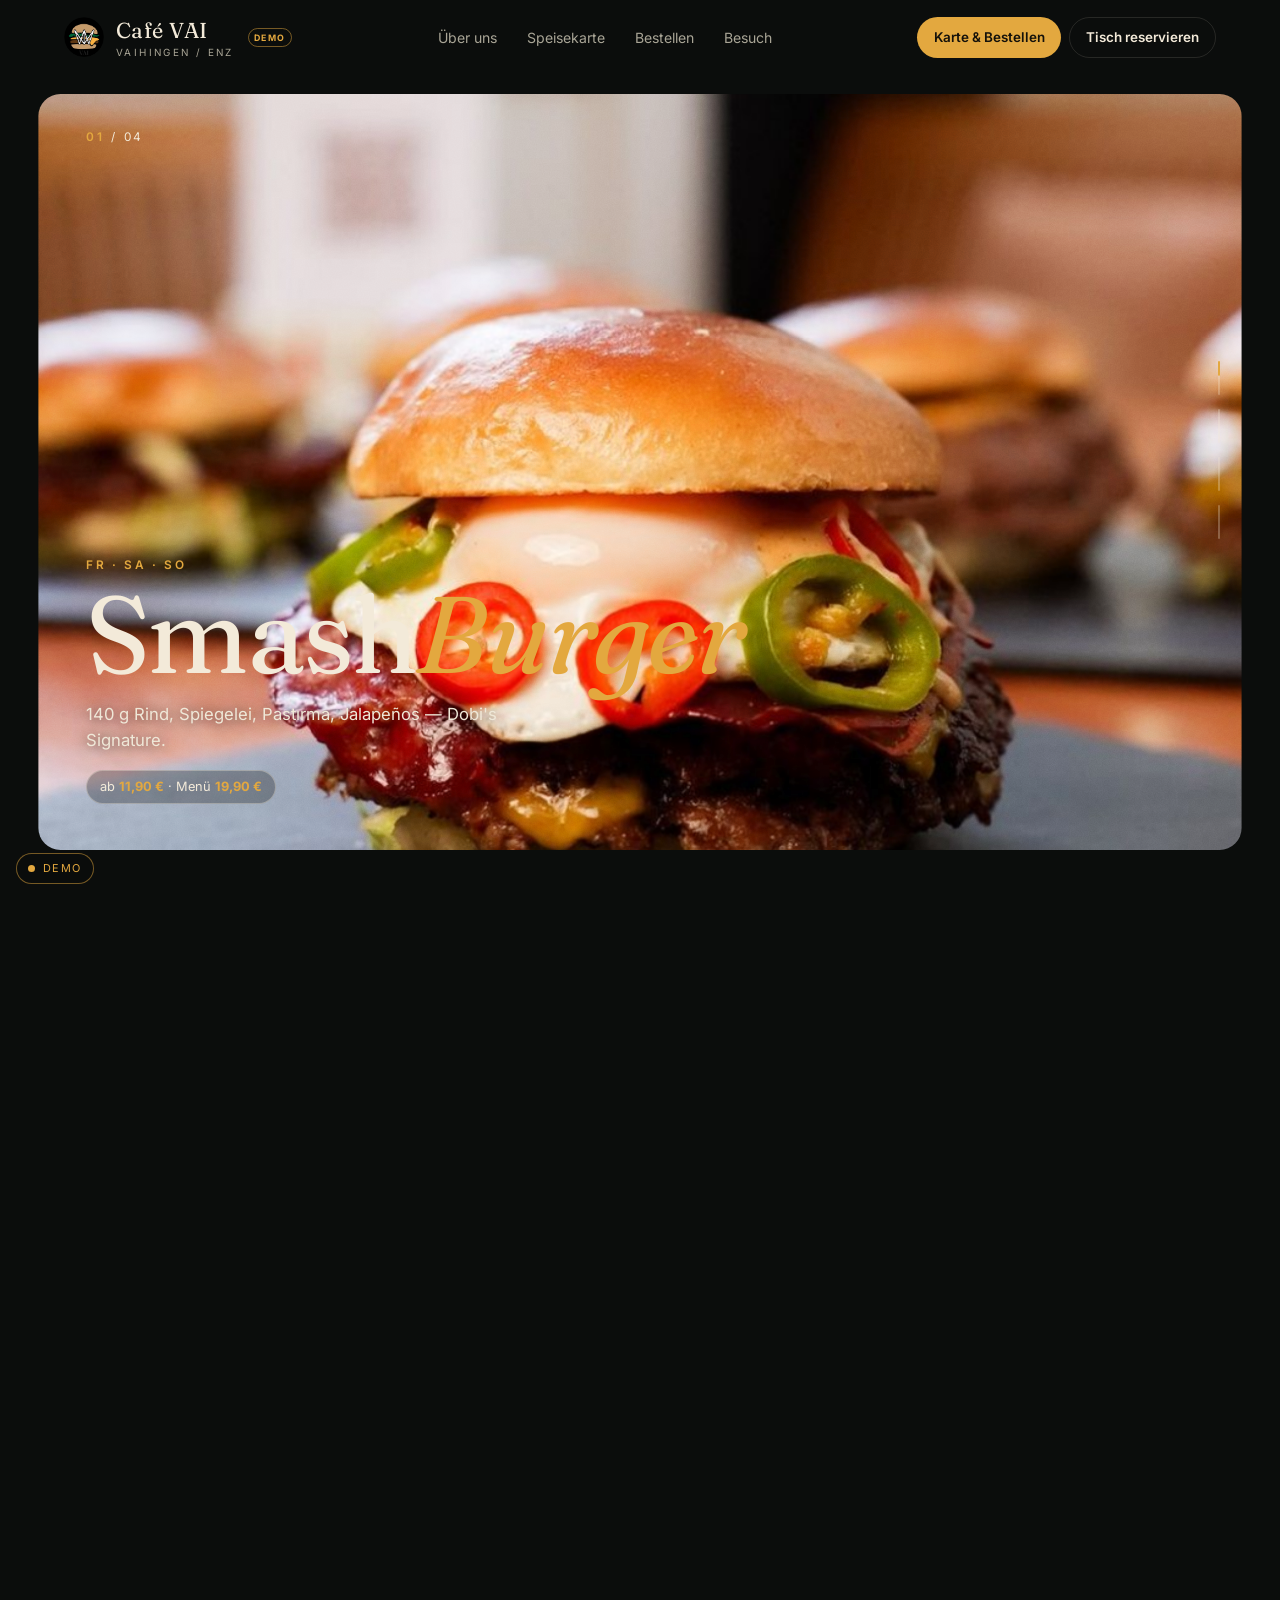
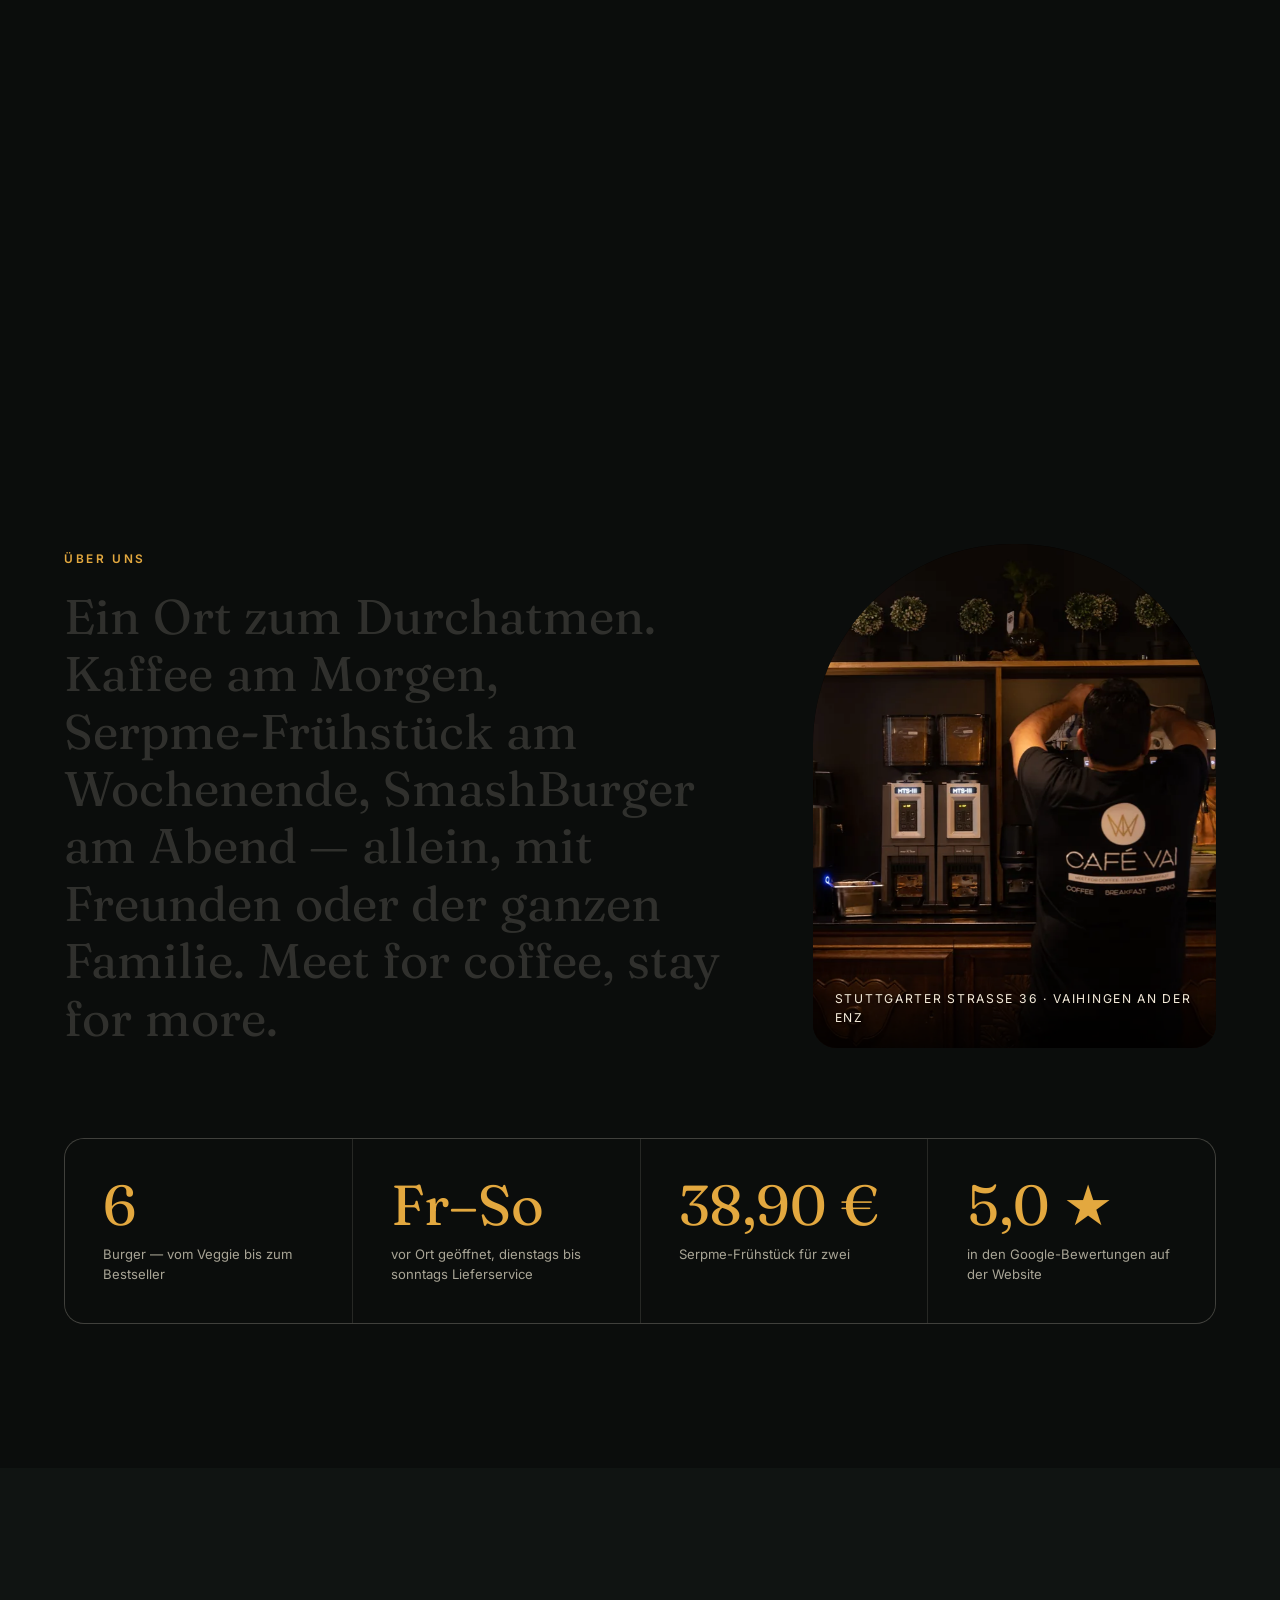
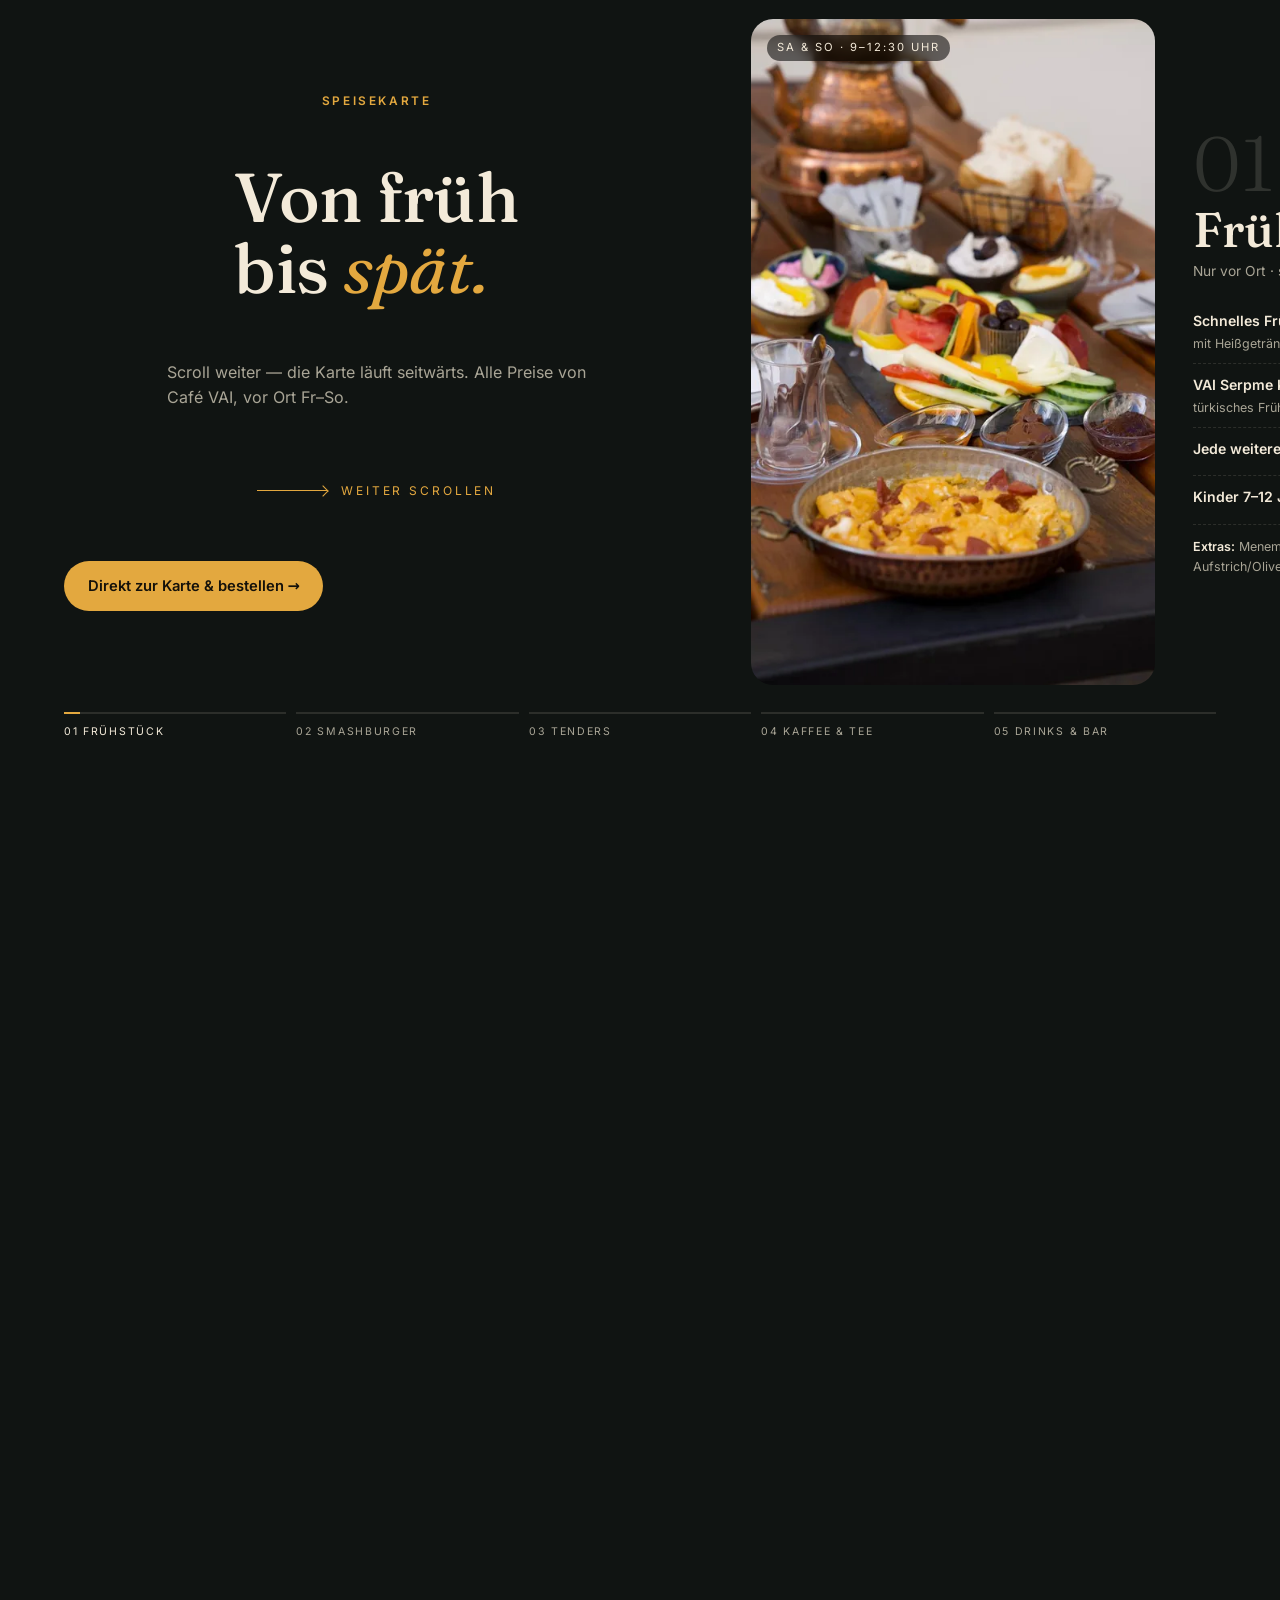
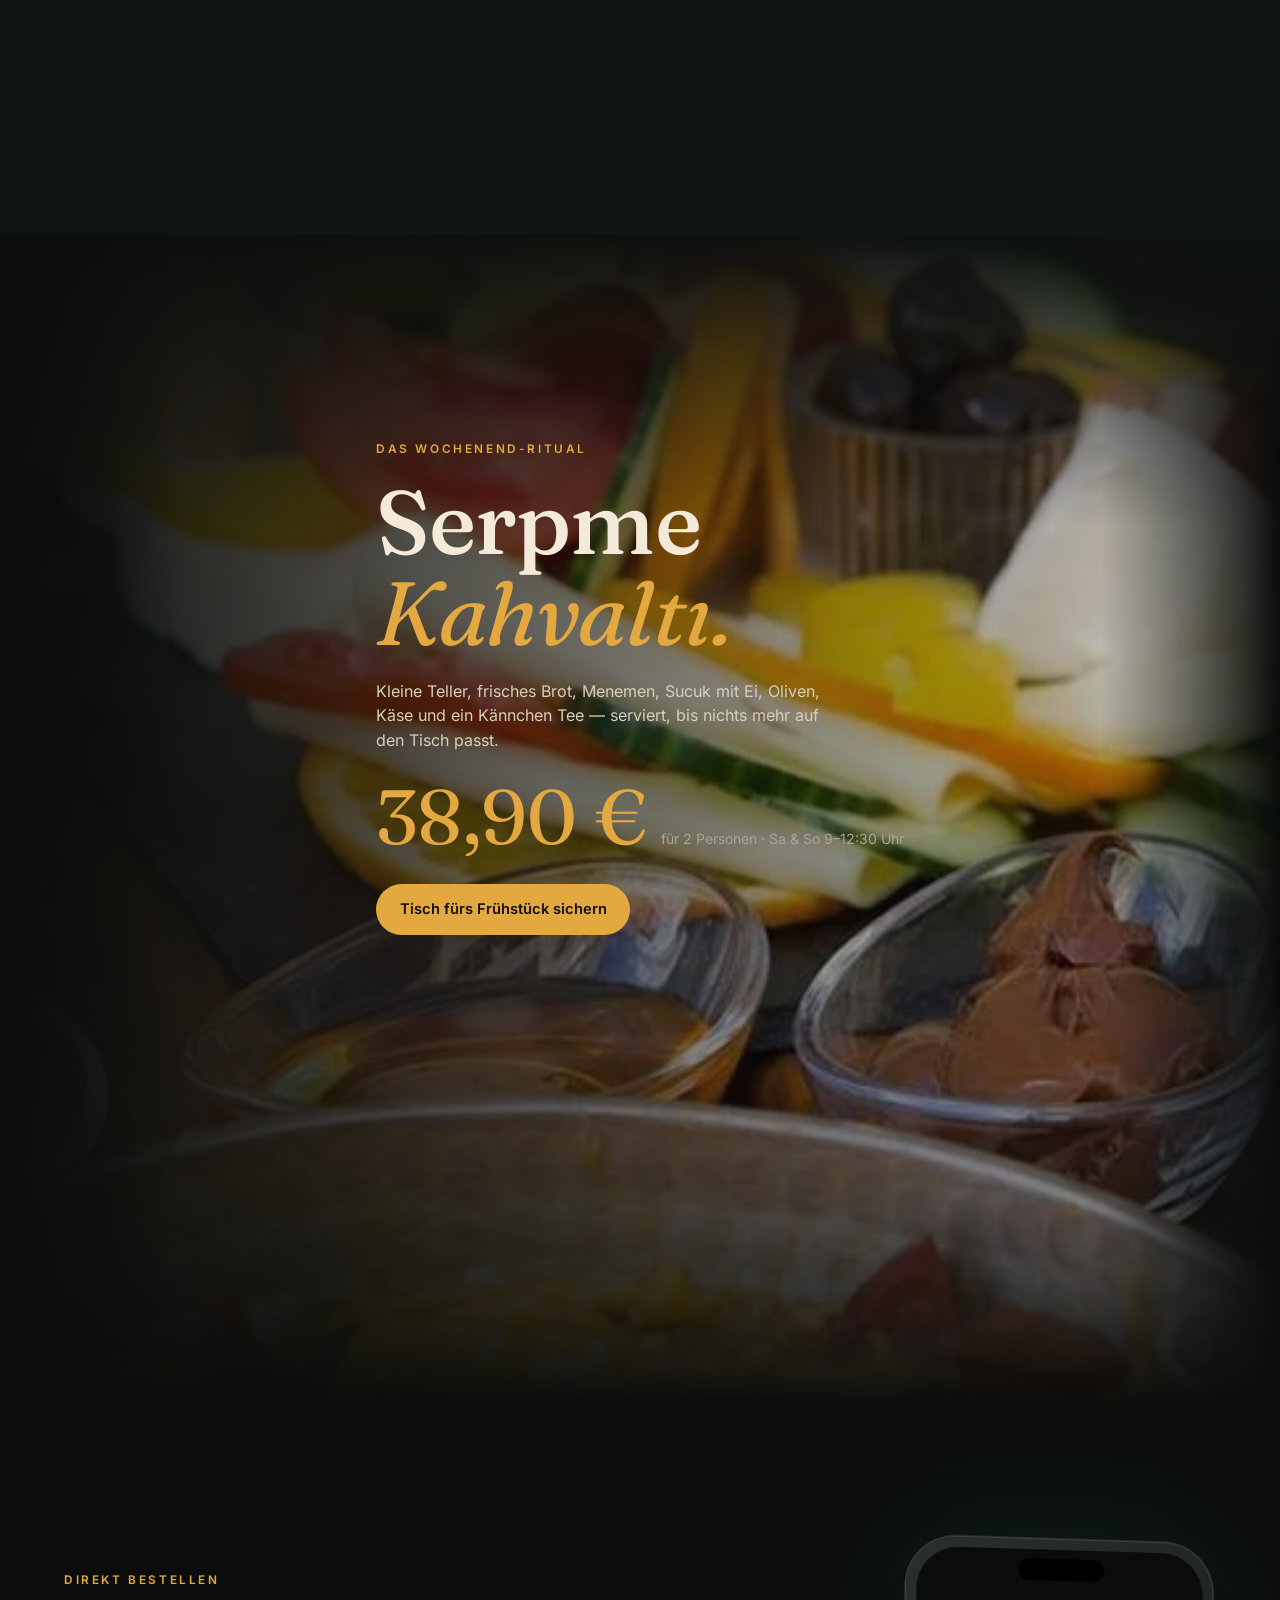
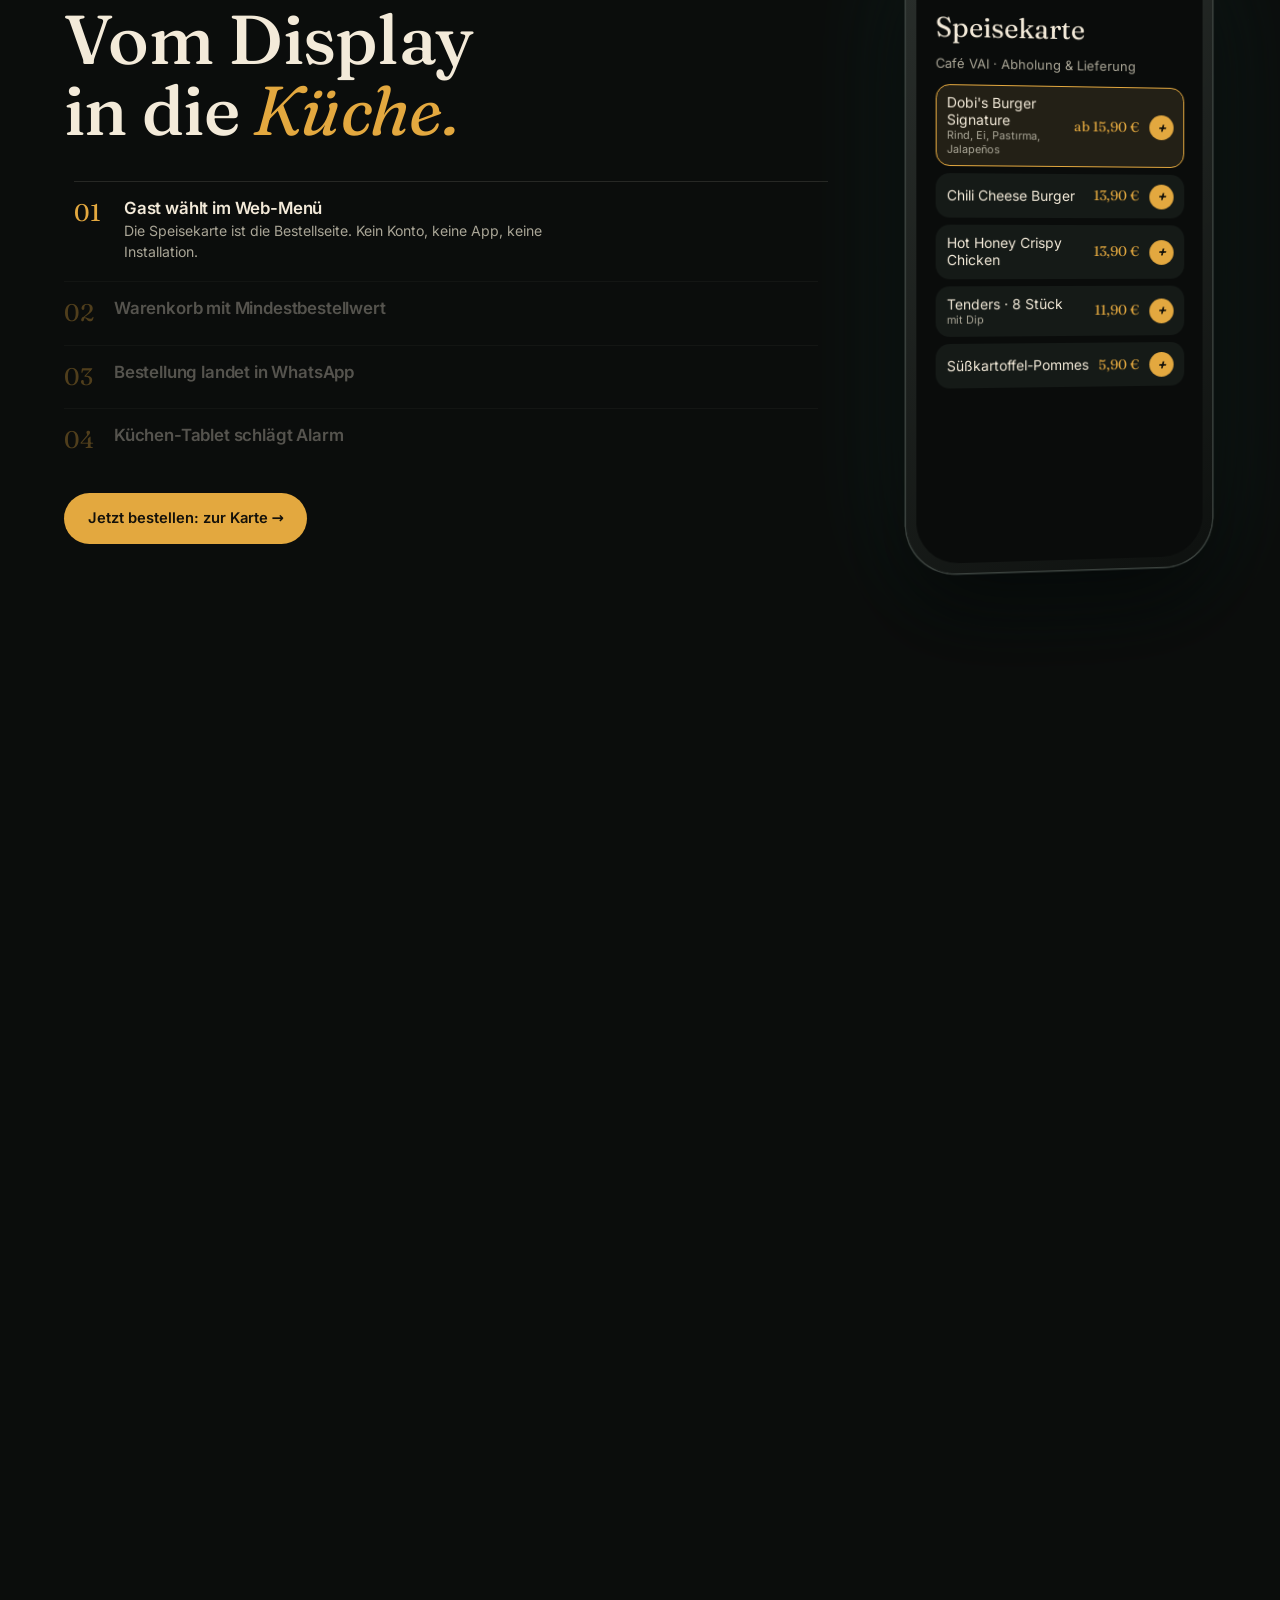
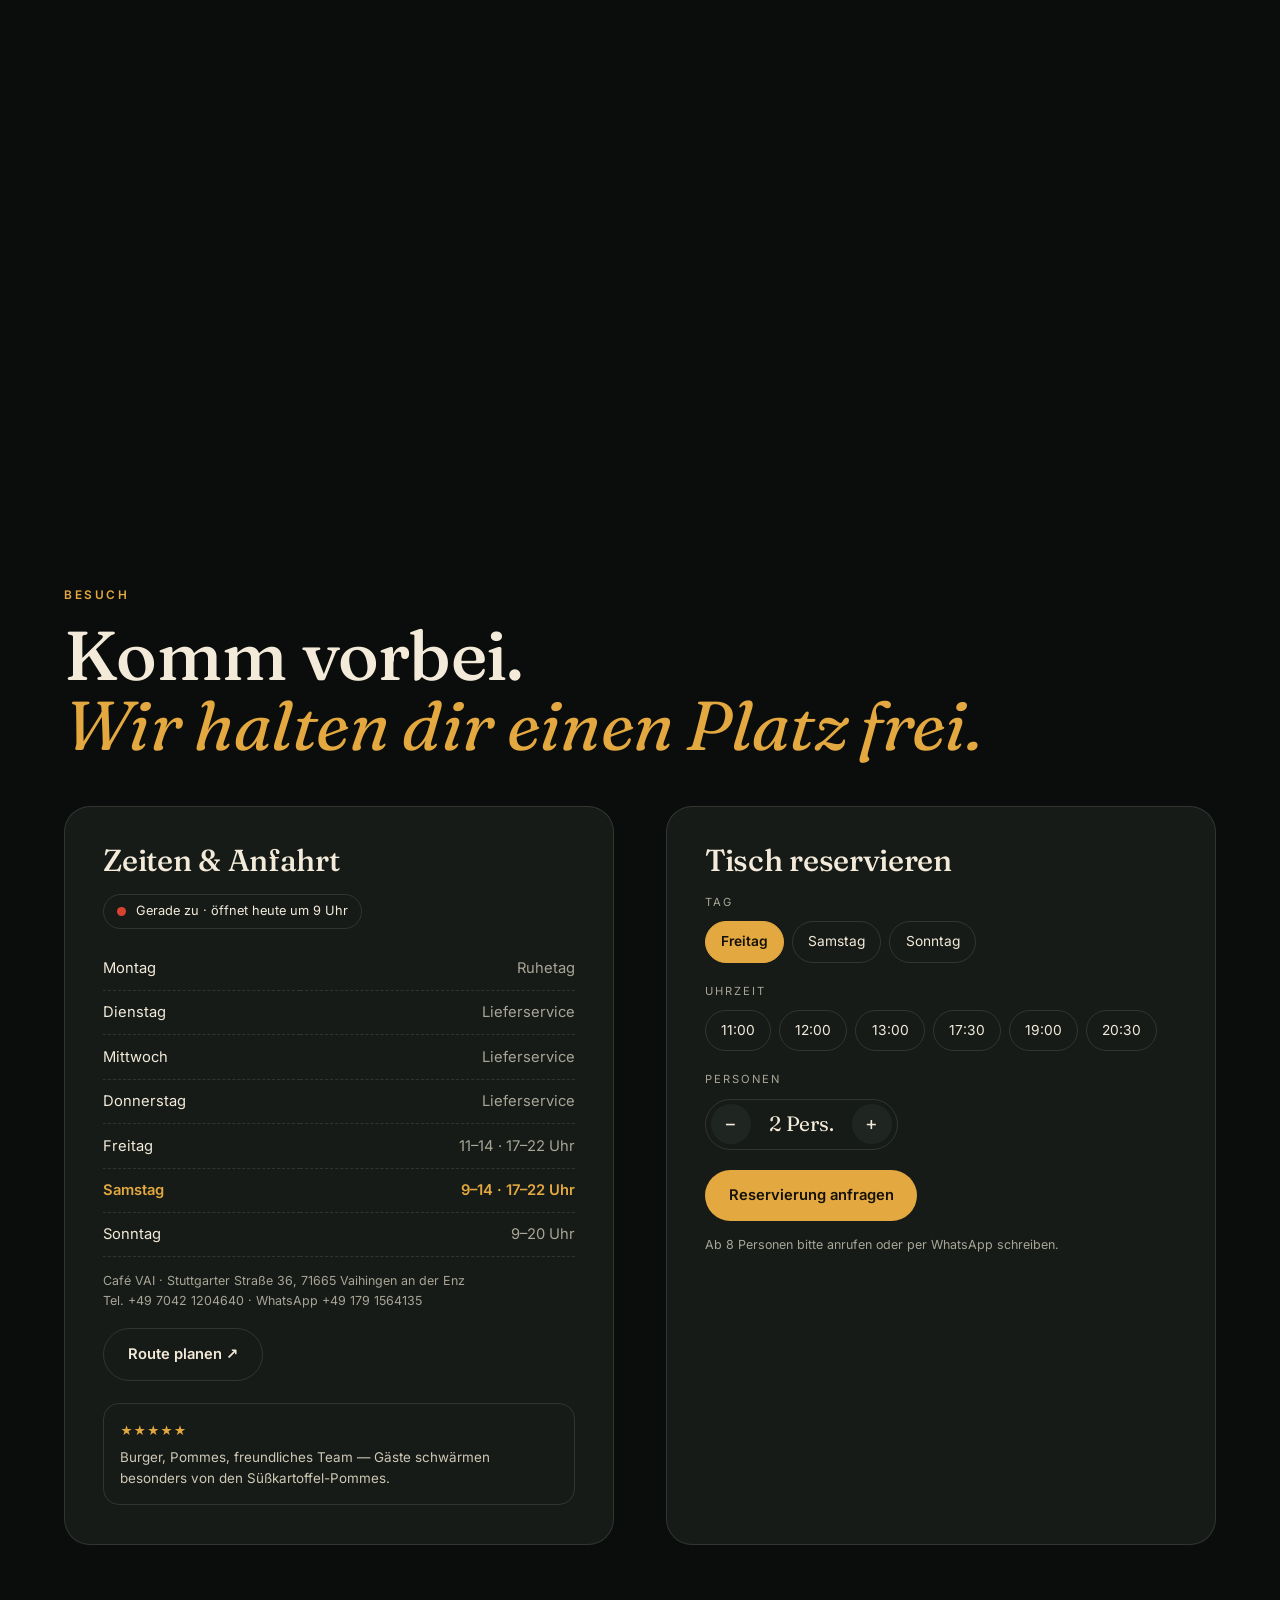
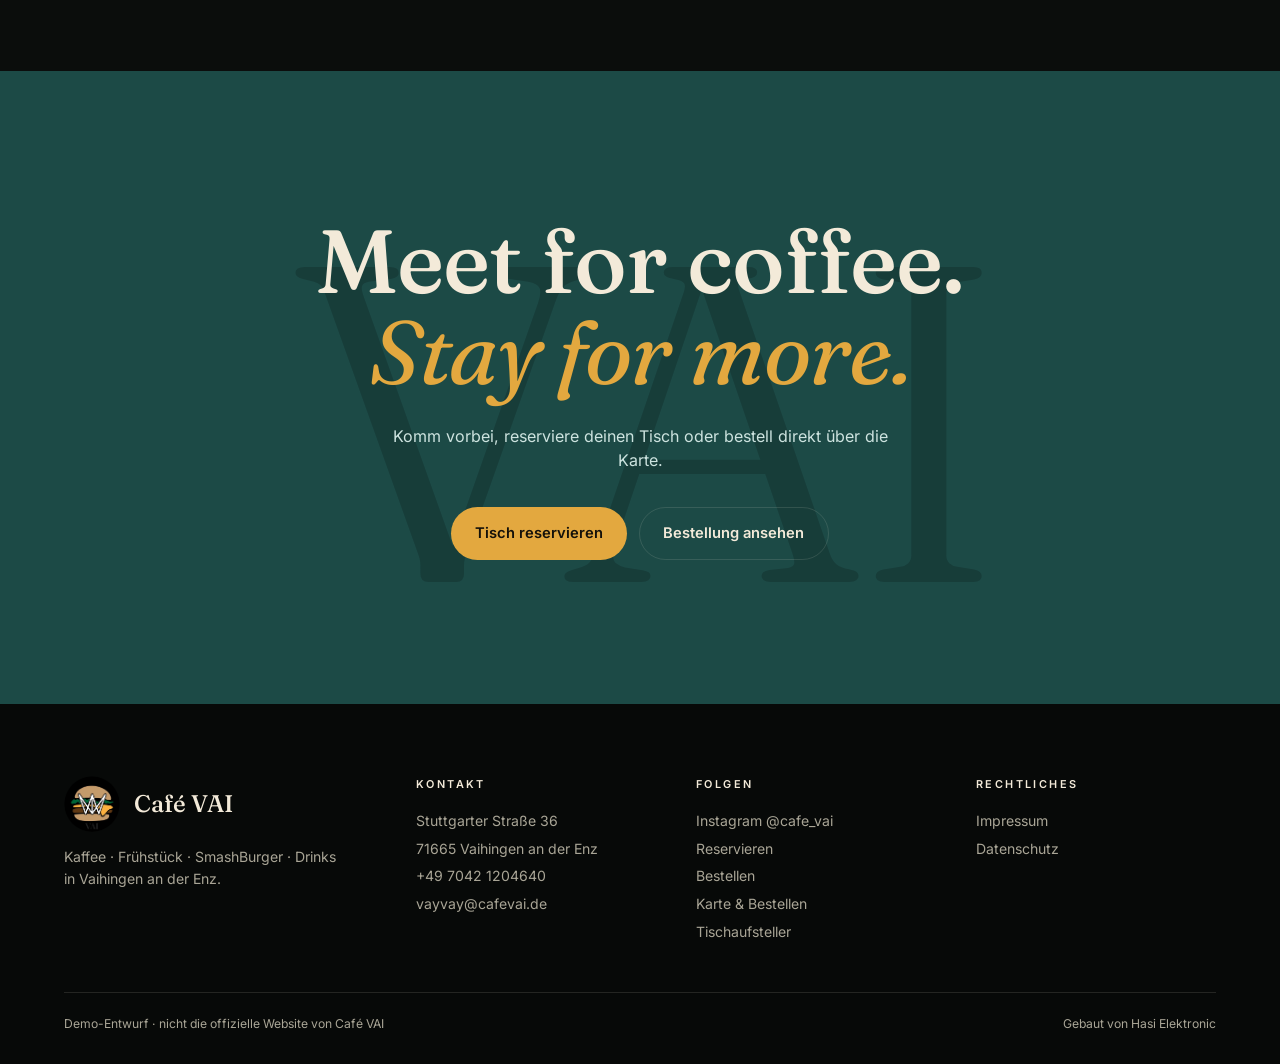
<file: index.html>
<!DOCTYPE html>
<html lang="de">
<head>
<meta charset="utf-8">
<meta name="viewport" content="width=device-width,initial-scale=1,viewport-fit=cover">
<title>Café VAI — Demo · Vaihingen an der Enz</title>
<meta name="description" content="Demo-Website für Café VAI in Vaihingen an der Enz: Kaffee, Frühstück, SmashBurger, Drinks — mit Scroll-Erlebnis und direkter Bestellkarte.">
<meta name="robots" content="noindex,nofollow">
<meta name="theme-color" content="#0b0d0c">
<meta property="og:title" content="Café VAI — Demo">
<meta property="og:type" content="website">
<link rel="icon" type="image/png" href="assets/favicon.png">
<link rel="apple-touch-icon" href="assets/icon-180.png">
<link rel="preload" href="assets/fraunces-latin-wght-normal.woff2" as="font" type="font/woff2" crossorigin>
<link rel="stylesheet" href="style.css">
</head>
<body>
<div id="bar"></div>

<header class="nav" id="nav">
  <a class="brand" href="#top" aria-label="Café VAI – nach oben"><img src="assets/logo-disc.png" alt="" width="40" height="40"><span>Café VAI<small>VAIHINGEN / ENZ</small></span><em class="demotag">Demo</em></a>
  <ul>
    <li><a href="#ueber">Über uns</a></li>
    <li><a href="#speisekarte">Speisekarte</a></li>
    <li><a href="#bestellen">Bestellen</a></li>
    <li><a href="#besuch">Besuch</a></li>
  </ul>
  <div class="navcta"><a class="btn btn-amber" href="karte">Karte &amp; Bestellen</a><a class="btn btn-ghost" href="#besuch">Tisch reservieren</a></div>
  <button class="burger" id="burger" aria-label="Menü"><i></i><i></i></button>
</header>
<nav class="sheet" id="sheet">
  <a href="#ueber">Über uns</a><a href="#speisekarte">Speisekarte</a><a href="#bestellen">Bestellen</a><a href="karte">Karte &amp; Bestellen</a><a href="#besuch">Reservieren &amp; Zeiten</a>
</nav>

<!-- ============ HERO ============ -->
<section class="hero" id="top" data-scene>
  <div class="hero-stage">
    <div class="hero-bgtext" id="bgtext" aria-hidden="true">VAI</div>
    <div class="hero-frame" id="frame">
      <div class="slide"><video id="vhero" muted playsinline autoplay preload="auto" poster="assets/og-burger.jpg" aria-label="Dobi's SmashBurger" width="1280" height="672"><source src="assets/burger-loop.mp4" type="video/mp4"></video></div>
      <div class="slide"><picture><source media="(max-width:760px)" srcset="assets/fruehstueck.webp"><img src="assets/banner-fruehstueck-echt.webp" alt="Serpme-Frühstück im Café VAI" width="1100" height="578" fetchpriority="high"></picture></div>
      <div class="slide"><img src="assets/tenders-og.webp" alt="Crispy Tenders mit Dips" width="721" height="540" style="object-position:50% 55%"></div>
      <div class="slide"><img src="assets/banner-drinks-stock.webp" alt="Cappuccino mit Latte Art" width="1100" height="423" style="object-position:45% 50%"></div>
    </div>
    <div class="hero-caps" id="caps">
      <div class="cap"><span class="eyebrow">Fr · Sa · So</span><div class="hero-word">Smash<em>Burger</em></div><p>140 g Rind, Spiegelei, Pastırma, Jalapeños — Dobi's Signature.</p><span class="chip">ab <b>11,90 €</b> · Menü <b>19,90 €</b></span></div>
      <div class="cap"><span class="eyebrow">Sa &amp; So · ab 9 Uhr</span><div class="hero-word">Früh<em>stück</em></div><p>Das VAI Serpme Kahvaltı: türkisches Frühstück, das den ganzen Tisch füllt.</p><span class="chip">für zwei Personen <b>38,90 €</b></span></div>
      <div class="cap"><span class="eyebrow">100 % Hähnchenfilet</span><div class="hero-word">Crispy <em>Tenders</em></div><p>OG's oder Natural Crunchy, mit fünf Dips zum Teilen.</p><span class="chip">4 Stück <b>5,90 €</b></span></div>
      <div class="cap"><span class="eyebrow">Meet for coffee</span><div class="hero-word">Kaffee <em>&amp; Drinks</em></div><p>Vom Espresso bis zum Aperol Spritz — bleib auf einen zweiten.</p><span class="chip">Crema ab <b>2,80 €</b> · Spritz <b>7,50 €</b></span></div>
    </div>
    <div class="count" id="count"><b>01</b> / 04</div>
    <div class="ticks" id="ticks"><i><b></b></i><i><b></b></i><i><b></b></i><i><b></b></i></div>
    <div class="hero-intro" id="intro">
      <h1>Café VAI</h1>
      <p>Kaffee · Frühstück · SmashBurger · Drinks</p>
    </div>
    <div class="hint" id="hint" style="position:absolute;right:var(--pad);bottom:4vh;z-index:6"><div class="mouse"></div>Scrollen</div>
  </div>
</section>

<!-- ============ ÜBER UNS ============ -->
<section class="intro" id="ueber">
  <div class="wrap">
    <div class="intro-grid">
      <div>
        <span class="eyebrow">Über uns</span>
        <p class="fill" id="fill" style="margin-top:18px" data-text="Ein Ort zum *Durchatmen.* Kaffee am Morgen, Serpme-Frühstück am Wochenende, SmashBurger am Abend — allein, mit Freunden oder der ganzen Familie. *Meet for coffee, stay for more.*"></p>
      </div>
      <figure><img src="assets/team.webp" alt="Barista im Café VAI" loading="lazy" id="parimg" width="760" height="950"><figcaption>Stuttgarter Straße 36 · Vaihingen an der Enz</figcaption></figure>
    </div>
    <div class="facts">
      <div class="fact"><b data-count="6">6</b><span>Burger — vom Veggie bis zum Bestseller</span></div>
      <div class="fact"><b>Fr–So</b><span>vor Ort geöffnet, dienstags bis sonntags Lieferservice</span></div>
      <div class="fact"><b data-count="38.9" data-dec="2" data-suf=" €">38,90 €</b><span>Serpme-Frühstück für zwei</span></div>
      <div class="fact"><b data-count="5" data-dec="1" data-suf=" ★">5,0 ★</b><span>in den Google-Bewertungen auf der Website</span></div>
    </div>
  </div>
</section>

<!-- ============ SPEISEKARTE (horizontal) ============ -->
<section class="menu-sec" id="speisekarte" data-scene>
  <div class="hmenu-stage">
    <div class="hmenu-track" id="track">
      <article class="panel lead">
        <span class="eyebrow">Speisekarte</span>
        <h2>Von früh<br>bis <em>spät.</em></h2>
        <p>Scroll weiter — die Karte läuft seitwärts. Alle Preise von Café VAI, vor Ort Fr–So.</p>
        <div class="arrow"><i></i> Weiter scrollen</div>
        <a class="btn btn-amber" href="karte" style="margin-top:22px;align-self:flex-start">Direkt zur Karte &amp; bestellen →</a>
      </article>
      
<article class="panel" data-label="Frühstück">
  <div class="pimg"><img src="assets/fruehstueck.webp" alt="VAI Serpme Kahvaltı – türkisches Frühstück für zwei" loading="lazy" width="620" height="827"><span class="tag">Sa &amp; So · 9–12:30 Uhr</span></div>
  <div class="ptxt">
    <div class="pnum">01</div>
    <h3>Frühstück</h3>
    <p class="sub">Nur vor Ort · samstags und sonntags</p>
    <ul class="items">
<li><strong>Schnelles Frühstück</strong><span>mit Heißgetränk</span><em>13,90 €</em></li>
<li><strong>VAI Serpme Kahvaltı<small>Signature</small></strong><span>türkisches Frühstück · für 2 Personen</span><em>38,90 €</em></li>
<li><strong>Jede weitere Person</strong><em>16,90 €</em></li>
<li><strong>Kinder 7–12 Jahre</strong><em>8,90 €</em></li>
</ul>
    <p class="extras"><b>Extras:</b> Menemen 5,00 · Sucuk mit Ei 5,50 · Menemen &amp; Sucuk 6,00 · Aufstrich/Oliven 3,00 · Kännchen Tee 6,50</p>
  </div>
</article>
<article class="panel" data-label="SmashBurger">
  <div class="pimg"><img src="assets/burger.webp" alt="Dobi's SmashBurger mit Spiegelei und Jalapeños" loading="lazy" width="620" height="827"><span class="tag">Menü = Pommes + 0,33 l</span></div>
  <div class="ptxt">
    <div class="pnum">02</div>
    <h3>SmashBurger</h3>
    <p class="sub">Menü mit Pommes &amp; Softdrink · einzeln</p>
    <ul class="items">
<li><strong>Dobi's SmashBurger<small>Bestseller</small></strong><span>140 g Rind, Spiegelei, Pastırma, Jalapeños, Haussauce</span><em>19,90 € · 11,90 €</em></li>
<li><strong>Chicken Hot Honey</strong><em>18,90 € · 10,90 €</em></li>
<li><strong>Cheeseburger</strong><em>17,50 € · 9,50 €</em></li>
<li><strong>Chickenburger</strong><em>17,50 € · 9,50 €</em></li>
<li><strong>Hamburger</strong><em>16,50 € · 8,50 €</em></li>
<li><strong>Veggieburger</strong><em>16,50 € · 7,50 €</em></li>
</ul>
    <p class="extras"><b>Dazu:</b> Pommes 4,50 · Süßkartoffel-Pommes 5,50 · Spiegelei 1,00 · Käse 1,00 · Pastırma 1,50 · Jalapeños 0,50 · Extra Patty 3,00</p>
  </div>
</article>
<article class="panel" data-label="Tenders">
  <div class="pimg"><div class="duo"><img src="assets/tenders-og.webp" alt="OG's Chicken Tenders mit fünf Dips" loading="lazy" width="721" height="540"><img src="assets/tenders-crunchy.webp" alt="Natural Crunchy Tenders" loading="lazy" width="721" height="540"></div><span class="tag">100 % Hähnchenfilet</span></div>
  <div class="ptxt">
    <div class="pnum">03</div>
    <h3>Tenders</h3>
    <p class="sub">OG's (zart, würzige Panade) oder Natural Crunchy (extra knusprig)</p>
    <ul class="items">
<li><strong>4 Stück</strong><span>Menü mit Pommes, Dip &amp; Softdrink 10,90 €</span><em>5,90 €</em></li>
<li><strong>8 Stück</strong><span>Menü 15,90 €</span><em>9,90 €</em></li>
<li><strong>12 Stück</strong><span>Menü 20,90 €</span><em>13,90 €</em></li>
</ul>
    <p class="extras"><b>Dips:</b> Dobi's Sauce · Sweet &amp; Sour · Ketchup · Mayo · Hot Honey</p>
  </div>
</article>
<article class="panel" data-label="Kaffee &amp; Tee">
  <div class="pimg"><img src="assets/banner-drinks-stock.webp" alt="Cappuccino mit Latte Art" loading="lazy" width="1100" height="423" style="object-position:34% 50%"><span class="tag">Meet for coffee</span></div>
  <div class="ptxt">
    <div class="pnum">04</div>
    <h3>Kaffee &amp; Tee</h3>
    <p class="sub">Die Pause, für die man hergekommen ist</p>
    <ul class="items">
<li><strong>Kaffee Crema</strong><span>klein · groß</span><em>2,80 € · 4,80 €</em></li>
<li><strong>Espresso</strong><span>Doppio 3,80 € · Macchiato 2,40 €</span><em>2,00 €</em></li>
<li><strong>Cappuccino</strong><em>3,80 €</em></li>
<li><strong>Latte Macchiato</strong><em>4,20 €</em></li>
<li><strong>Milchkaffee</strong><em>4,20 €</em></li>
<li><strong>Türkischer Tee</strong><span>Kännchen (bis 3 Personen) 8,50 €</span><em>1,50 €</em></li>
</ul>
    <p class="extras"><b>Außerdem:</b> Kaffee Coco 4,50 · Heiße Schokolade 3,50 · Teesorten 2,50</p>
  </div>
</article>
<article class="panel" data-label="Drinks &amp; Bar">
  <div class="pimg"><img src="assets/kaffee.webp" alt="Barista an der Kaffeemaschine im Café VAI" loading="lazy" width="620" height="827"><span class="tag">Fr · Sa · So</span></div>
  <div class="ptxt">
    <div class="pnum">05</div>
    <h3>Drinks &amp; Bar</h3>
    <p class="sub">Spritz, Longdrinks, Bier und Hausgemachtes</p>
    <ul class="items">
<li><strong>Aperol · Lillet · Sarti</strong><span>Spritz</span><em>7,50 €</em></li>
<li><strong>Longdrinks</strong><span>Gin &amp; Tonic, Jack &amp; Cola, Vodka Bull/Lemon, Campari Orange</span><em>7,50 €</em></li>
<li><strong>Hausgemachte Limo / Eistee</strong><span>0,5 l</span><em>4,90 €</em></li>
<li><strong>Weizen</strong><span>0,5 l</span><em>3,90 €</em></li>
<li><strong>Cluss Kellerpils / Radler</strong><span>0,33 l</span><em>3,60 €</em></li>
</ul>
    <p class="extras"><b>Dazu:</b> Roseano 5,90 · Corona/Desperados 4,20 · Softdrinks 0,33 l 3,90 · Red Bull 4,00</p>
  </div>
</article>
      <div style="flex:0 0 8vw"></div>
    </div>
    <div class="hprog" id="hprog"></div>
  </div>
</section>

<!-- ============ SPOTLIGHT ============ -->
<section class="spot" id="spot">
  <div class="spot-bg" id="spotbg"><img src="assets/banner-fruehstueck-echt.webp" alt="" loading="lazy" width="1100" height="578"></div>
  <div class="spot-in"><div class="wrap">
    <span class="eyebrow">Das Wochenend-Ritual</span>
    <h2>Serpme<br><em>Kahvaltı.</em></h2>
    <p>Kleine Teller, frisches Brot, Menemen, Sucuk mit Ei, Oliven, Käse und ein Kännchen Tee — serviert, bis nichts mehr auf den Tisch passt.</p>
    <div class="price-big"><b>38,90 €</b><span>für 2 Personen · Sa &amp; So 9–12:30 Uhr</span></div>
    <a class="btn btn-amber" href="#besuch">Tisch fürs Frühstück sichern</a>
  </div></div>
</section>

<!-- ============ BESTELLEN (phone story) ============ -->
<section class="story" id="bestellen" data-scene>
  <div class="story-stage">
    <div class="wrap story-grid">
      <div>
        <span class="eyebrow">Direkt bestellen</span>
        <h2>Vom Display<br>in die <em>Küche.</em></h2>
        <ol class="steps" id="steps">
          <li class="step on"><span class="n">01</span><div><h3>Gast wählt im Web-Menü</h3><p>Die Speisekarte ist die Bestellseite. Kein Konto, keine App, keine Installation.</p></div></li>
          <li class="step"><span class="n">02</span><div><h3>Warenkorb mit Mindestbestellwert</h3><p>Summe, Mindestbestellwert und Abholzeit sind sofort klar — ohne Rückfragen.</p></div></li>
          <li class="step"><span class="n">03</span><div><h3>Bestellung landet in WhatsApp</h3><p>Fertig formatiert, mit Name und Zeit. Die Gäste sind schon da, wo sie ohnehin schreiben.</p></div></li>
          <li class="step"><span class="n">04</span><div><h3>Küchen-Tablet schlägt Alarm</h3><p>Push-Benachrichtigung mit eigenem Ton, Bildschirm bleibt an. Nichts geht unter.</p></div></li>
        </ol>
        <p style="margin-top:22px"><a class="btn btn-amber" href="karte">Jetzt bestellen: zur Karte →</a></p>
      </div>
      <div class="phone-col" style="perspective:1400px">
        <div class="phone" id="phone"><div class="screen-wrap">

          <div class="screen on" data-i="0">
            <div class="s-title">Speisekarte</div><div class="s-sub">Café VAI · Abholung &amp; Lieferung</div>
            <div class="mrow hit"><span>Dobi's Burger Signature<small>Rind, Ei, Pastırma, Jalapeños</small></span><em>ab 15,90 €</em><i class="plus">+</i></div>
            <div class="mrow"><span>Chili Cheese Burger</span><em>13,90 €</em><i class="plus">+</i></div>
            <div class="mrow"><span>Hot Honey Crispy Chicken</span><em>13,90 €</em><i class="plus">+</i></div>
            <div class="mrow"><span>Tenders · 8 Stück<small>mit Dip</small></span><em>11,90 €</em><i class="plus">+</i></div>
            <div class="mrow"><span>Süßkartoffel-Pommes</span><em>5,90 €</em><i class="plus">+</i></div>
          </div>

          <div class="screen" data-i="1">
            <div class="s-title">Dein Warenkorb</div><div class="s-sub">3 Positionen</div>
            <div class="cart-line"><span><b>2×</b> Dobi's Burger Signature</span><em>31,80 €</em></div>
            <div class="cart-line"><span><b>1×</b> Süßkartoffel-Pommes</span><em>5,90 €</em></div>
            <div class="cart-line"><span><b>1×</b> Tenders · 8 Stück</span><em>11,90 €</em></div>
            <div class="total">
              <div class="okline"><span>✓ Mindestbestellwert 25 € erreicht</span></div>
              <div><span>Abholung</span><span>heute 18:30</span></div>
              <div class="sum"><span>Summe</span><em>49,60 €</em></div>
              <span class="cta-fake">Per WhatsApp bestellen</span>
            </div>
          </div>

          <div class="screen" data-i="2">
            <div class="wa-head"><i></i><div><b>Café VAI</b><small>online</small></div></div>
            <div class="bubble"><b>Neue Bestellung</b><br>2× Dobi's Burger Signature<br>1× Süßkartoffel-Pommes<br>1× Tenders (8 Stk.)<br><b>Summe: 49,60 €</b><br>Abholung: 18:30 · Name: Demo-Gast<div class="ticks2">✓✓</div></div>
            <div class="reply">Danke! Bestellung ist da — fertig um 18:30 ✓</div>
          </div>

          <div class="screen kitchen" data-i="3">
            <div class="alarm">🔔</div>
            <div class="k-h">Neue Bestellung #014</div><div class="k-s">gerade eben · Abholung 18:30</div>
            <div class="k-card"><div><span>2× Dobi's Burger Signature</span></div><div><span>1× Süßkartoffel-Pommes</span></div><div><span>1× Tenders (8 Stk.)</span></div><div class="t"><span>Summe</span><span>49,60 €</span></div></div>
            <span class="k-btn">Annehmen</span>
          </div>

        </div></div>
      </div>
    </div>
  </div>
</section>

<!-- ============ BESUCH ============ -->
<section class="visit" id="besuch">
  <div class="wrap">
    <span class="eyebrow">Besuch</span>
    <h2 style="margin-top:14px">Komm vorbei.<br><em>Wir halten dir einen Platz frei.</em></h2>
    <div class="visit-grid">
      <div class="box">
        <h3>Zeiten &amp; Anfahrt</h3>
        <div class="status" id="status"><i></i><span id="statustxt">…</span></div>
        <table class="hours" id="hours">
          <tr data-d="1"><td>Montag</td><td>Ruhetag</td></tr>
          <tr data-d="2"><td>Dienstag</td><td>Lieferservice</td></tr>
          <tr data-d="3"><td>Mittwoch</td><td>Lieferservice</td></tr>
          <tr data-d="4"><td>Donnerstag</td><td>Lieferservice</td></tr>
          <tr data-d="5"><td>Freitag</td><td>11–14 · 17–22 Uhr</td></tr>
          <tr data-d="6"><td>Samstag</td><td>9–14 · 17–22 Uhr</td></tr>
          <tr data-d="0"><td>Sonntag</td><td>9–20 Uhr</td></tr>
        </table>
        <p class="note">Café VAI · Stuttgarter Straße 36, 71665 Vaihingen an der Enz<br>Tel. +49 7042 1204640 · WhatsApp +49 179 1564135</p>
        <p style="margin-top:18px"><a class="btn btn-ghost" href="https://www.google.com/maps/search/?api=1&amp;query=Caf%C3%A9+VAI+Stuttgarter+Stra%C3%9Fe+36+Vaihingen+an+der+Enz" target="_blank" rel="noopener">Route planen ↗</a></p>
        <div class="revs">
          <div class="rev"><span class="s">★★★★★</span>Burger, Pommes, freundliches Team — Gäste schwärmen besonders von den Süßkartoffel-Pommes.</div>
        </div>
      </div>
      <div class="box" id="res">
        <h3>Tisch reservieren</h3>
        <div class="fld"><label>Tag</label><div class="chips" id="days"><button class="on" data-d="5">Freitag</button><button data-d="6">Samstag</button><button data-d="0">Sonntag</button></div></div>
        <div class="fld"><label>Uhrzeit</label><div class="chips" id="times"></div></div>
        <div class="fld"><label>Personen</label><div class="stepper"><button id="minus" aria-label="weniger">−</button><output id="pers">2 Pers.</output><button id="plus" aria-label="mehr">+</button></div></div>
        <button class="btn btn-amber" id="resbtn">Reservierung anfragen</button>
        <p class="note">Ab 8 Personen bitte anrufen oder per WhatsApp schreiben.</p>
        <div class="toast" id="toast"></div>
      </div>
    </div>
  </div>
</section>

<section class="cta">
  <div class="wrap">
    <h2>Meet for coffee.<br><em style="color:var(--amber)">Stay for more.</em></h2>
    <p>Komm vorbei, reserviere deinen Tisch oder bestell direkt über die Karte.</p>
    <div class="row"><a class="btn btn-amber" href="#besuch">Tisch reservieren</a><a class="btn btn-ghost" href="#bestellen">Bestellung ansehen</a></div>
  </div>
</section>

<footer>
  <div class="wrap">
    <div class="fgrid">
      <div><div class="fbrand"><img src="assets/logo-disc.png" alt="" width="56" height="56"><b>Café VAI</b></div><p>Kaffee · Frühstück · SmashBurger · Drinks<br>in Vaihingen an der Enz.</p></div>
      <div><h4>Kontakt</h4><ul><li>Stuttgarter Straße 36</li><li>71665 Vaihingen an der Enz</li><li><a href="tel:+4970421204640">+49 7042 1204640</a></li><li><a href="mailto:vayvay@cafevai.de">vayvay@cafevai.de</a></li></ul></div>
      <div><h4>Folgen</h4><ul><li><a href="https://instagram.com/cafe_vai" target="_blank" rel="noopener">Instagram @cafe_vai</a></li><li><a href="#besuch">Reservieren</a></li><li><a href="#bestellen">Bestellen</a></li><li><a href="karte">Karte &amp; Bestellen</a></li><li><a href="qr.html">Tischaufsteller</a></li></ul></div>
      <div><h4>Rechtliches</h4><ul><li><a href="impressum.html">Impressum</a></li><li><a href="datenschutz.html">Datenschutz</a></li></ul></div>
    </div>
    <div class="legal"><span>Demo-Entwurf · nicht die offizielle Website von Café VAI</span><span>Gebaut von <a href="https://www.hasi-elektronic.de" target="_blank" rel="noopener">Hasi Elektronic</a></span></div>
  </div>
</footer>

<div class="rosette">Demo</div>
<div class="dock" id="dock"><a class="d-karte" href="karte"><svg viewBox="0 0 24 24" width="22" height="22" fill="none" stroke="currentColor" stroke-width="1.8" stroke-linecap="round" stroke-linejoin="round" aria-hidden="true"><path d="M5 4h14v16H5z"/><path d="M8.5 9h7M8.5 13h7M8.5 16.5h4"/></svg><span>Karte &amp; Bestellen</span></a><a class="d-res" href="#besuch"><svg viewBox="0 0 24 24" width="22" height="22" fill="none" stroke="currentColor" stroke-width="1.8" stroke-linecap="round" stroke-linejoin="round" aria-hidden="true"><rect x="4" y="5.5" width="16" height="14.5" rx="2.5"/><path d="M4 10h16M8.5 3.5v4M15.5 3.5v4"/></svg><span>Reservieren</span></a><a class="d-wa" href="https://wa.me/491791564135" target="_blank" rel="noopener"><svg viewBox="0 0 24 24" width="22" height="22" fill="none" stroke="currentColor" stroke-width="1.8" stroke-linecap="round" stroke-linejoin="round" aria-hidden="true"><path d="M4 5.5h16v11H10l-4.5 3.5v-3.5H4z"/><path d="M8.5 10h7M8.5 13h4"/></svg><span>WhatsApp</span></a></div>
<script src="script.js" defer></script>
</body>
</html>
</file>
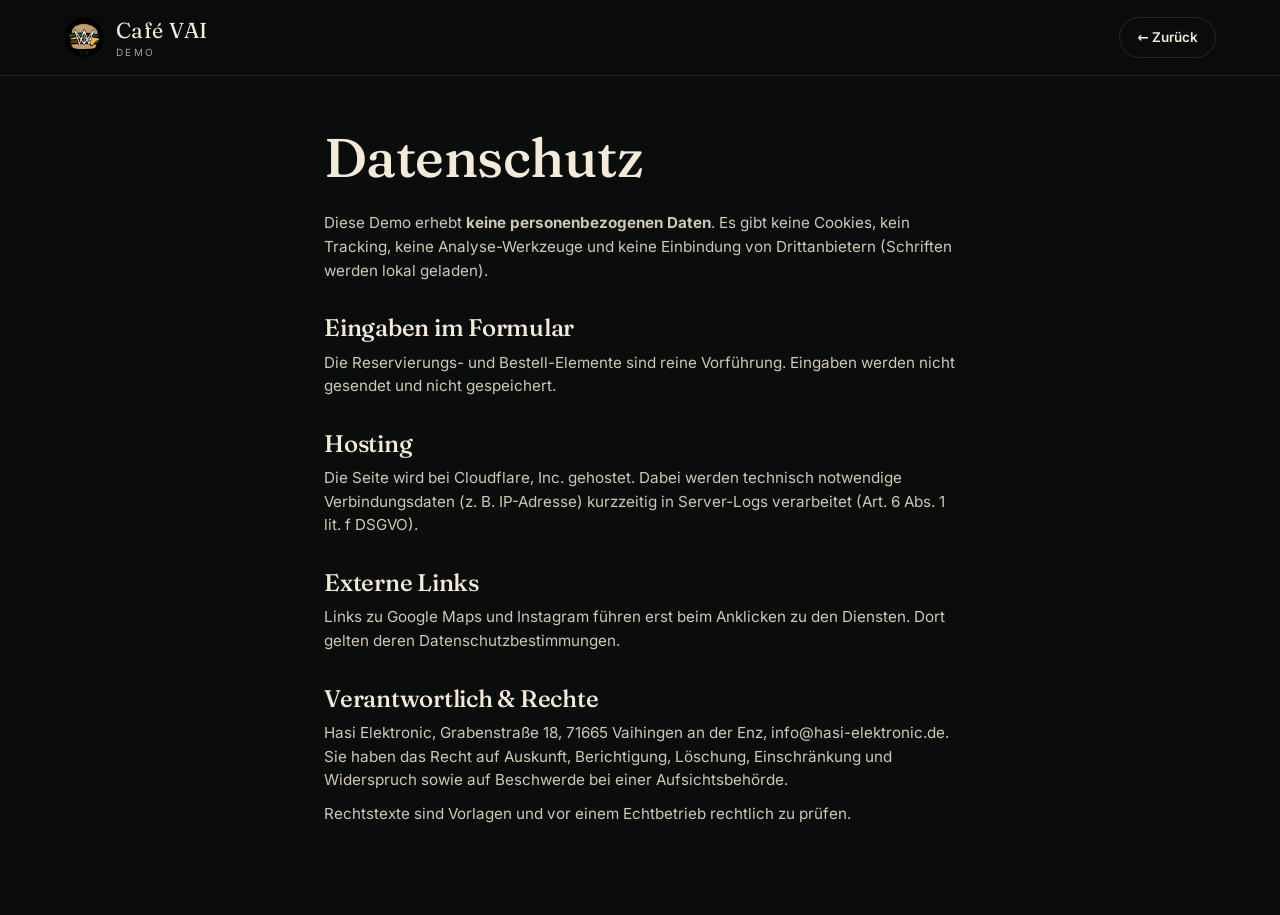
<file: datenschutz.html>
<!DOCTYPE html><html lang="de"><head><meta charset="utf-8"><meta name="viewport" content="width=device-width,initial-scale=1">
<title>Datenschutz — Café VAI Demo</title><meta name="robots" content="noindex,nofollow"><link rel="icon" href="assets/favicon.png"><link rel="stylesheet" href="style.css"></head>
<body><header class="nav solid"><a class="brand" href="index.html"><img src="assets/logo-disc.png" alt="" width="40" height="40"><span>Café VAI<small>DEMO</small></span></a><a class="btn btn-ghost" href="index.html">← Zurück</a></header>
<main class="doc"><h1>Datenschutz</h1>
<p>Diese Demo erhebt <b>keine personenbezogenen Daten</b>. Es gibt keine Cookies, kein Tracking, keine Analyse-Werkzeuge und keine Einbindung von Drittanbietern (Schriften werden lokal geladen).</p>
<h2>Eingaben im Formular</h2>
<p>Die Reservierungs- und Bestell-Elemente sind reine Vorführung. Eingaben werden nicht gesendet und nicht gespeichert.</p>
<h2>Hosting</h2>
<p>Die Seite wird bei Cloudflare, Inc. gehostet. Dabei werden technisch notwendige Verbindungsdaten (z. B. IP-Adresse) kurzzeitig in Server-Logs verarbeitet (Art. 6 Abs. 1 lit. f DSGVO).</p>
<h2>Externe Links</h2>
<p>Links zu Google Maps und Instagram führen erst beim Anklicken zu den Diensten. Dort gelten deren Datenschutzbestimmungen.</p>
<h2>Verantwortlich &amp; Rechte</h2>
<p>Hasi Elektronic, Grabenstraße 18, 71665 Vaihingen an der Enz, info@hasi-elektronic.de. Sie haben das Recht auf Auskunft, Berichtigung, Löschung, Einschränkung und Widerspruch sowie auf Beschwerde bei einer Aufsichtsbehörde.</p>
<p>Rechtstexte sind Vorlagen und vor einem Echtbetrieb rechtlich zu prüfen.</p></main></body></html>
</file>
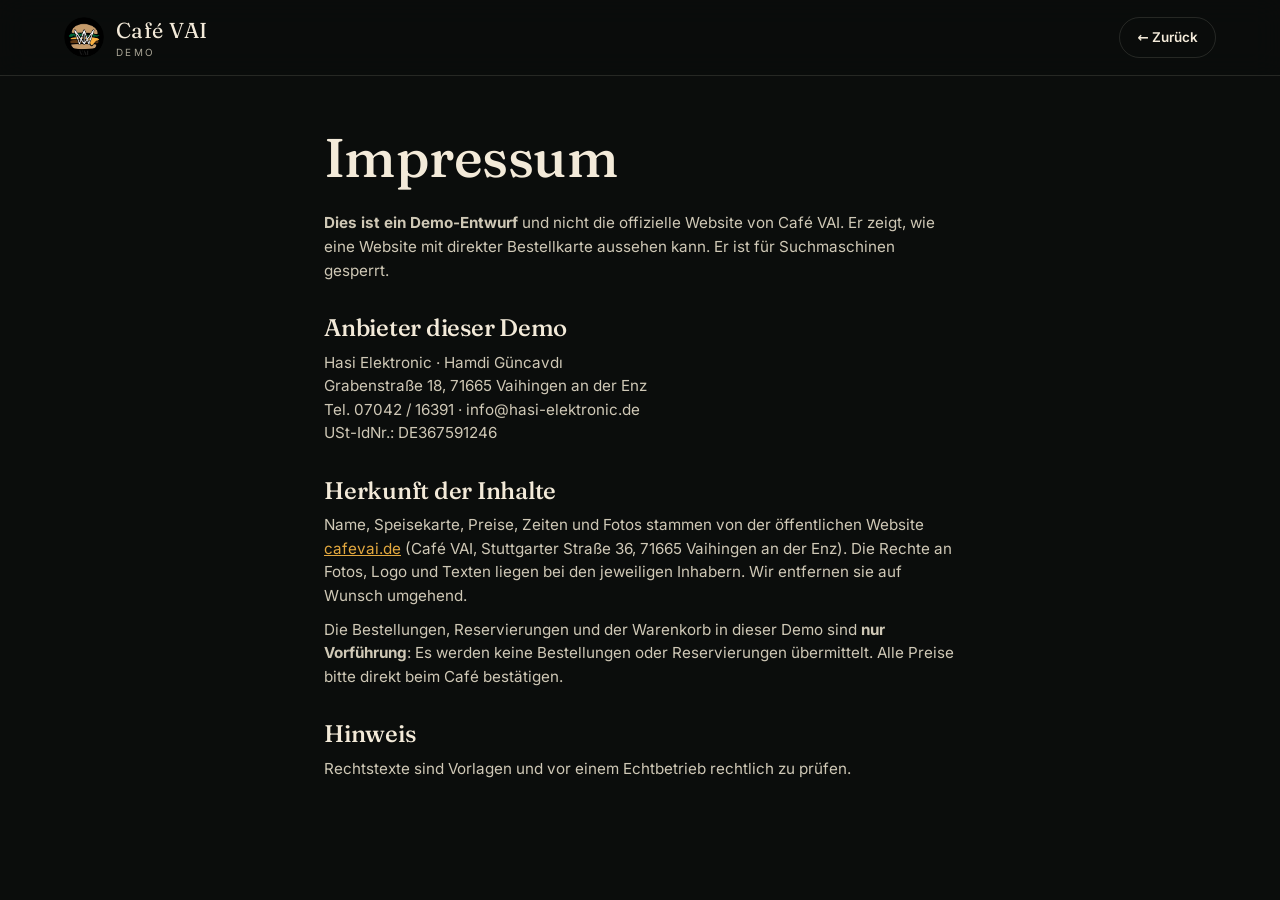
<file: impressum.html>
<!DOCTYPE html><html lang="de"><head><meta charset="utf-8"><meta name="viewport" content="width=device-width,initial-scale=1">
<title>Impressum — Café VAI Demo</title><meta name="robots" content="noindex,nofollow"><link rel="icon" href="assets/favicon.png"><link rel="stylesheet" href="style.css"></head>
<body><header class="nav solid"><a class="brand" href="index.html"><img src="assets/logo-disc.png" alt="" width="40" height="40"><span>Café VAI<small>DEMO</small></span></a><a class="btn btn-ghost" href="index.html">← Zurück</a></header>
<main class="doc"><h1>Impressum</h1>
<p><b>Dies ist ein Demo-Entwurf</b> und nicht die offizielle Website von Café VAI. Er zeigt, wie eine Website mit direkter Bestellkarte aussehen kann. Er ist für Suchmaschinen gesperrt.</p>
<h2>Anbieter dieser Demo</h2>
<p>Hasi Elektronic · Hamdi Güncavdı<br>Grabenstraße 18, 71665 Vaihingen an der Enz<br>Tel. 07042 / 16391 · info@hasi-elektronic.de<br>USt-IdNr.: DE367591246</p>
<h2>Herkunft der Inhalte</h2>
<p>Name, Speisekarte, Preise, Zeiten und Fotos stammen von der öffentlichen Website <a href="https://cafevai.de">cafevai.de</a> (Café VAI, Stuttgarter Straße 36, 71665 Vaihingen an der Enz). Die Rechte an Fotos, Logo und Texten liegen bei den jeweiligen Inhabern. Wir entfernen sie auf Wunsch umgehend.</p>
<p>Die Bestellungen, Reservierungen und der Warenkorb in dieser Demo sind <b>nur Vorführung</b>: Es werden keine Bestellungen oder Reservierungen übermittelt. Alle Preise bitte direkt beim Café bestätigen.</p>
<h2>Hinweis</h2>
<p>Rechtstexte sind Vorlagen und vor einem Echtbetrieb rechtlich zu prüfen.</p></main></body></html>
</file>
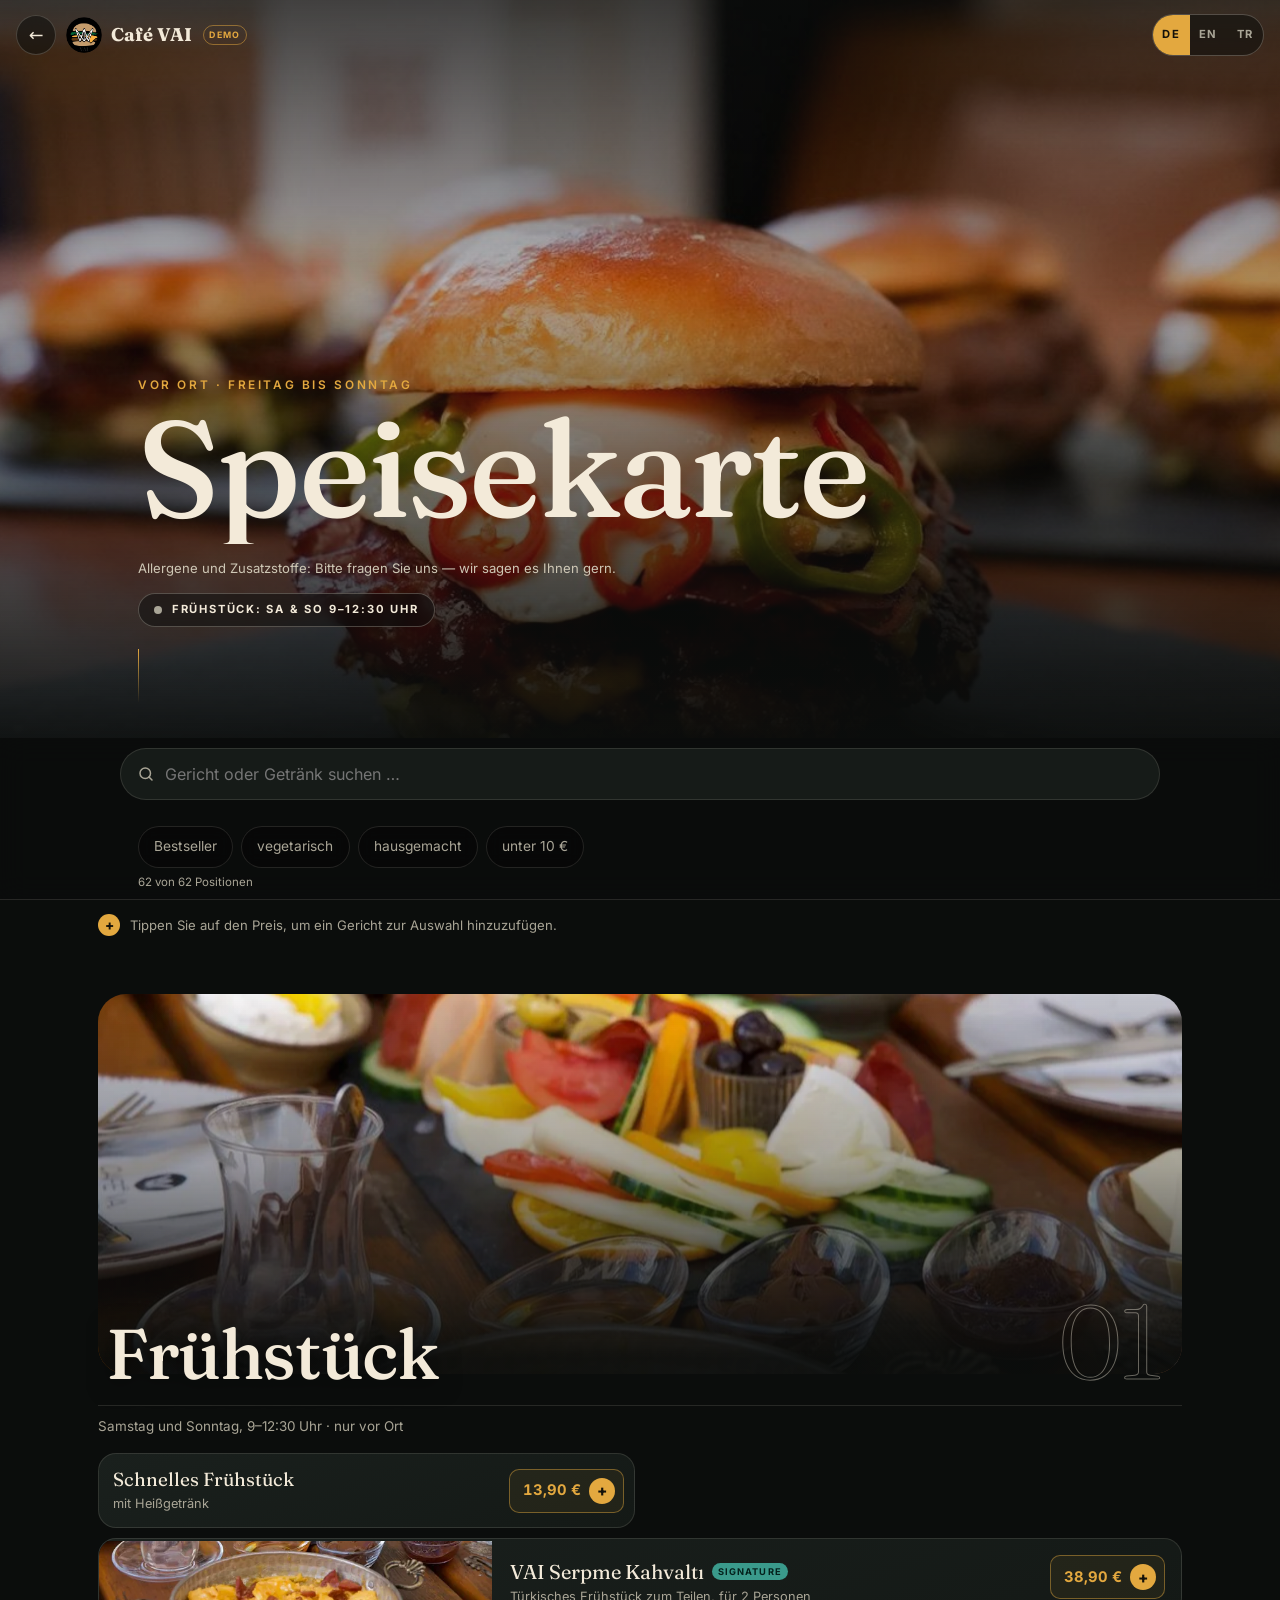
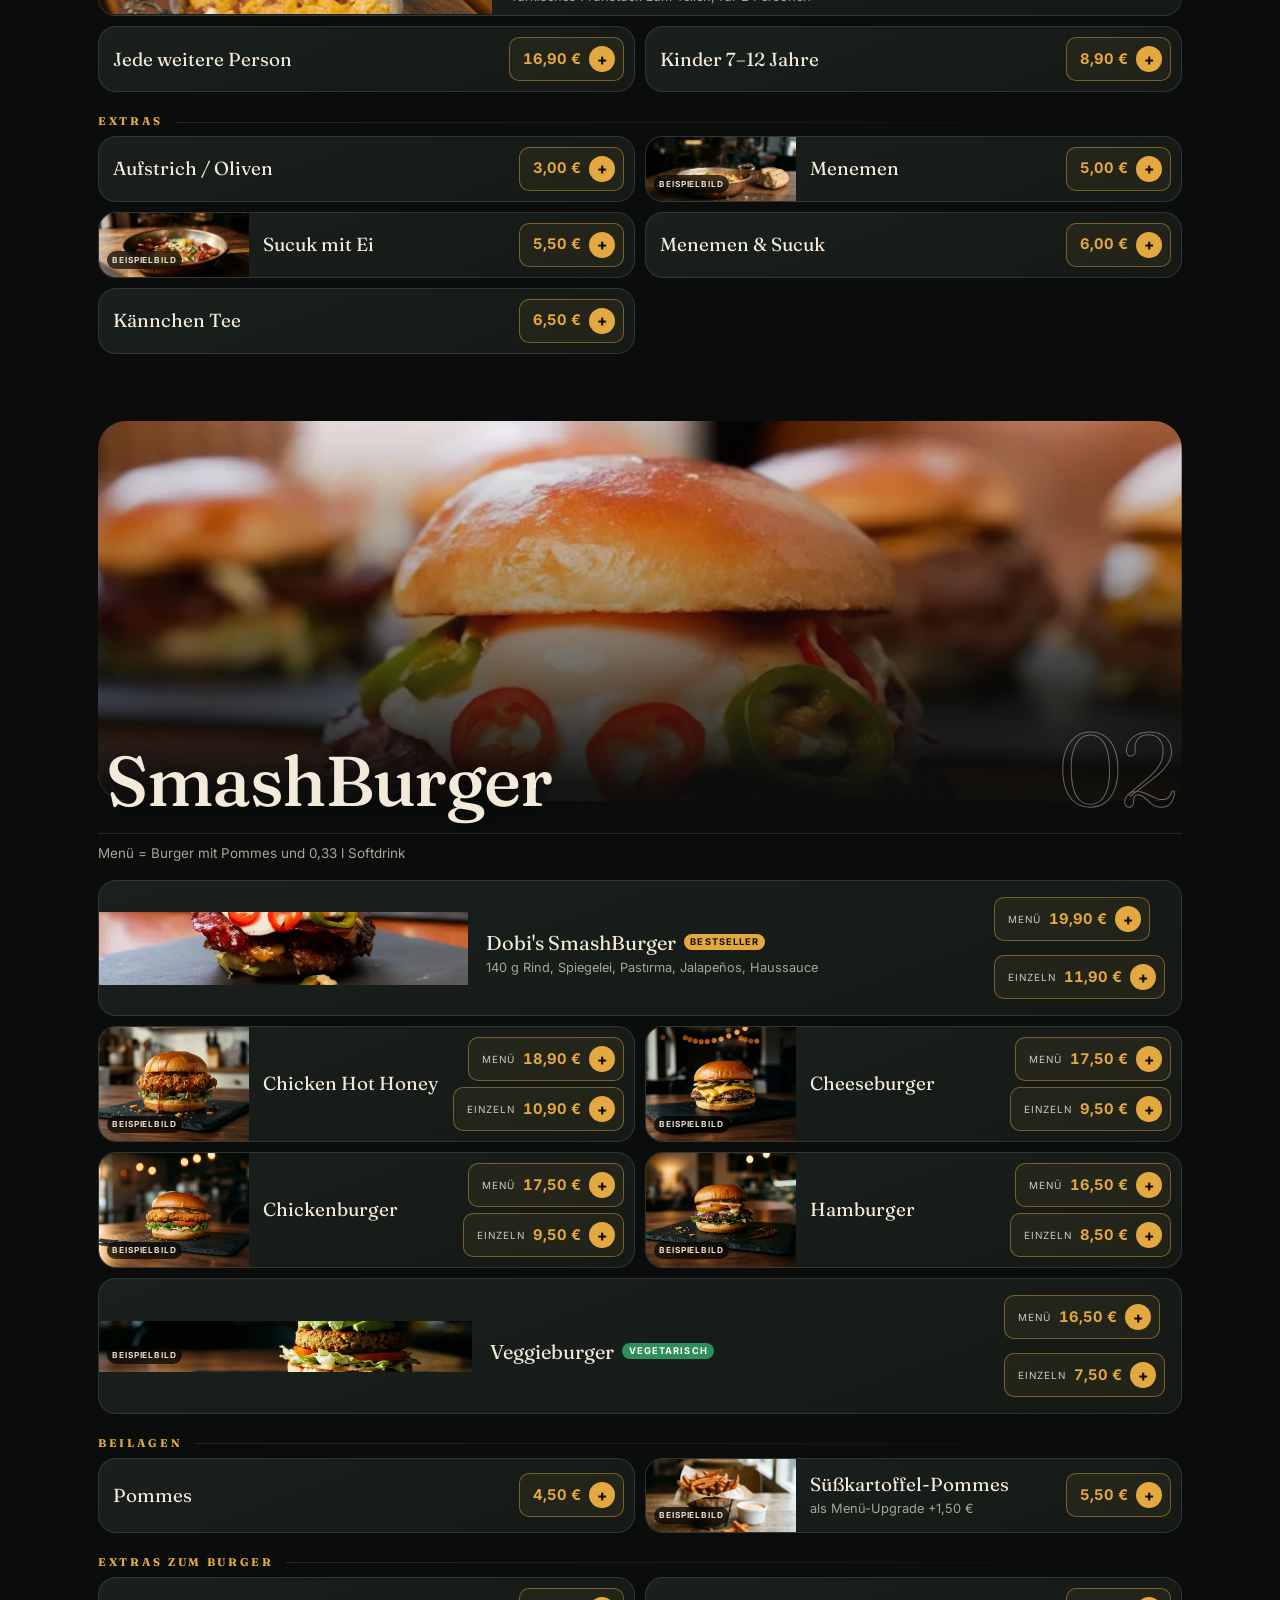
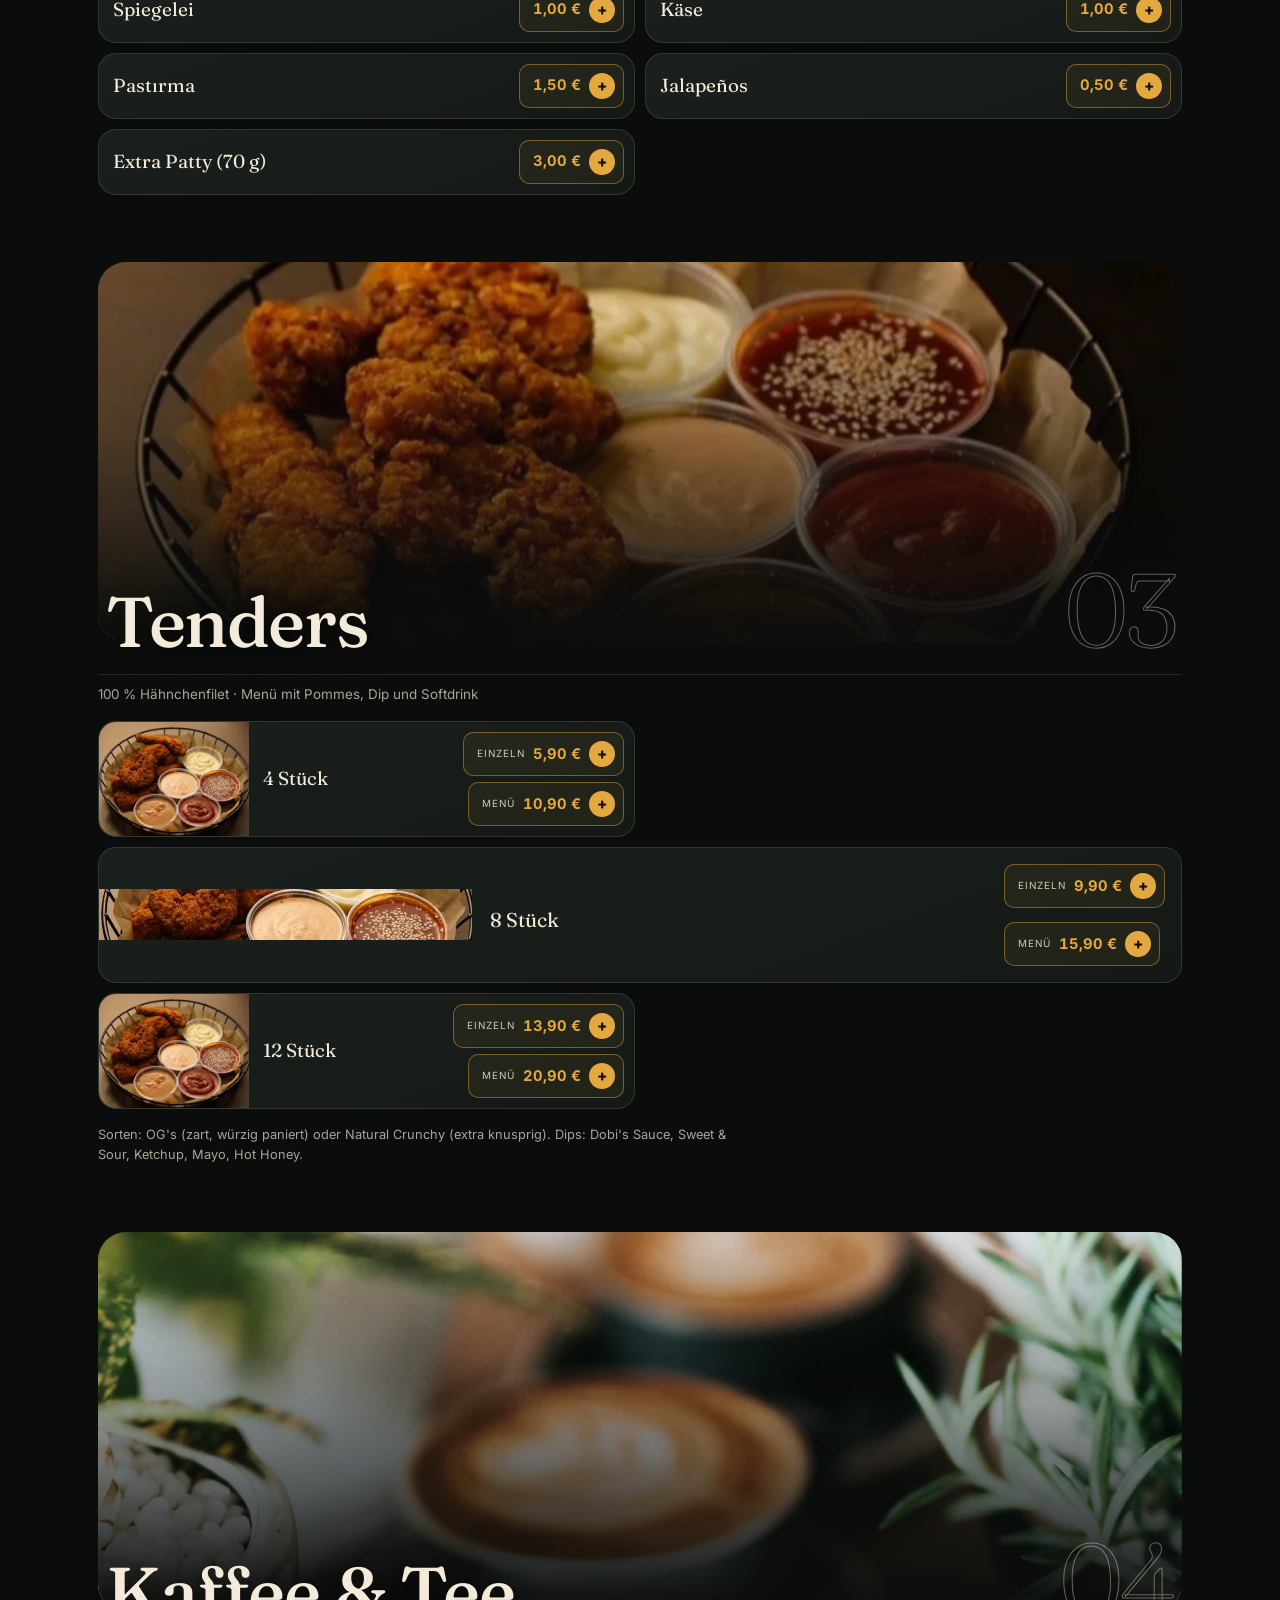
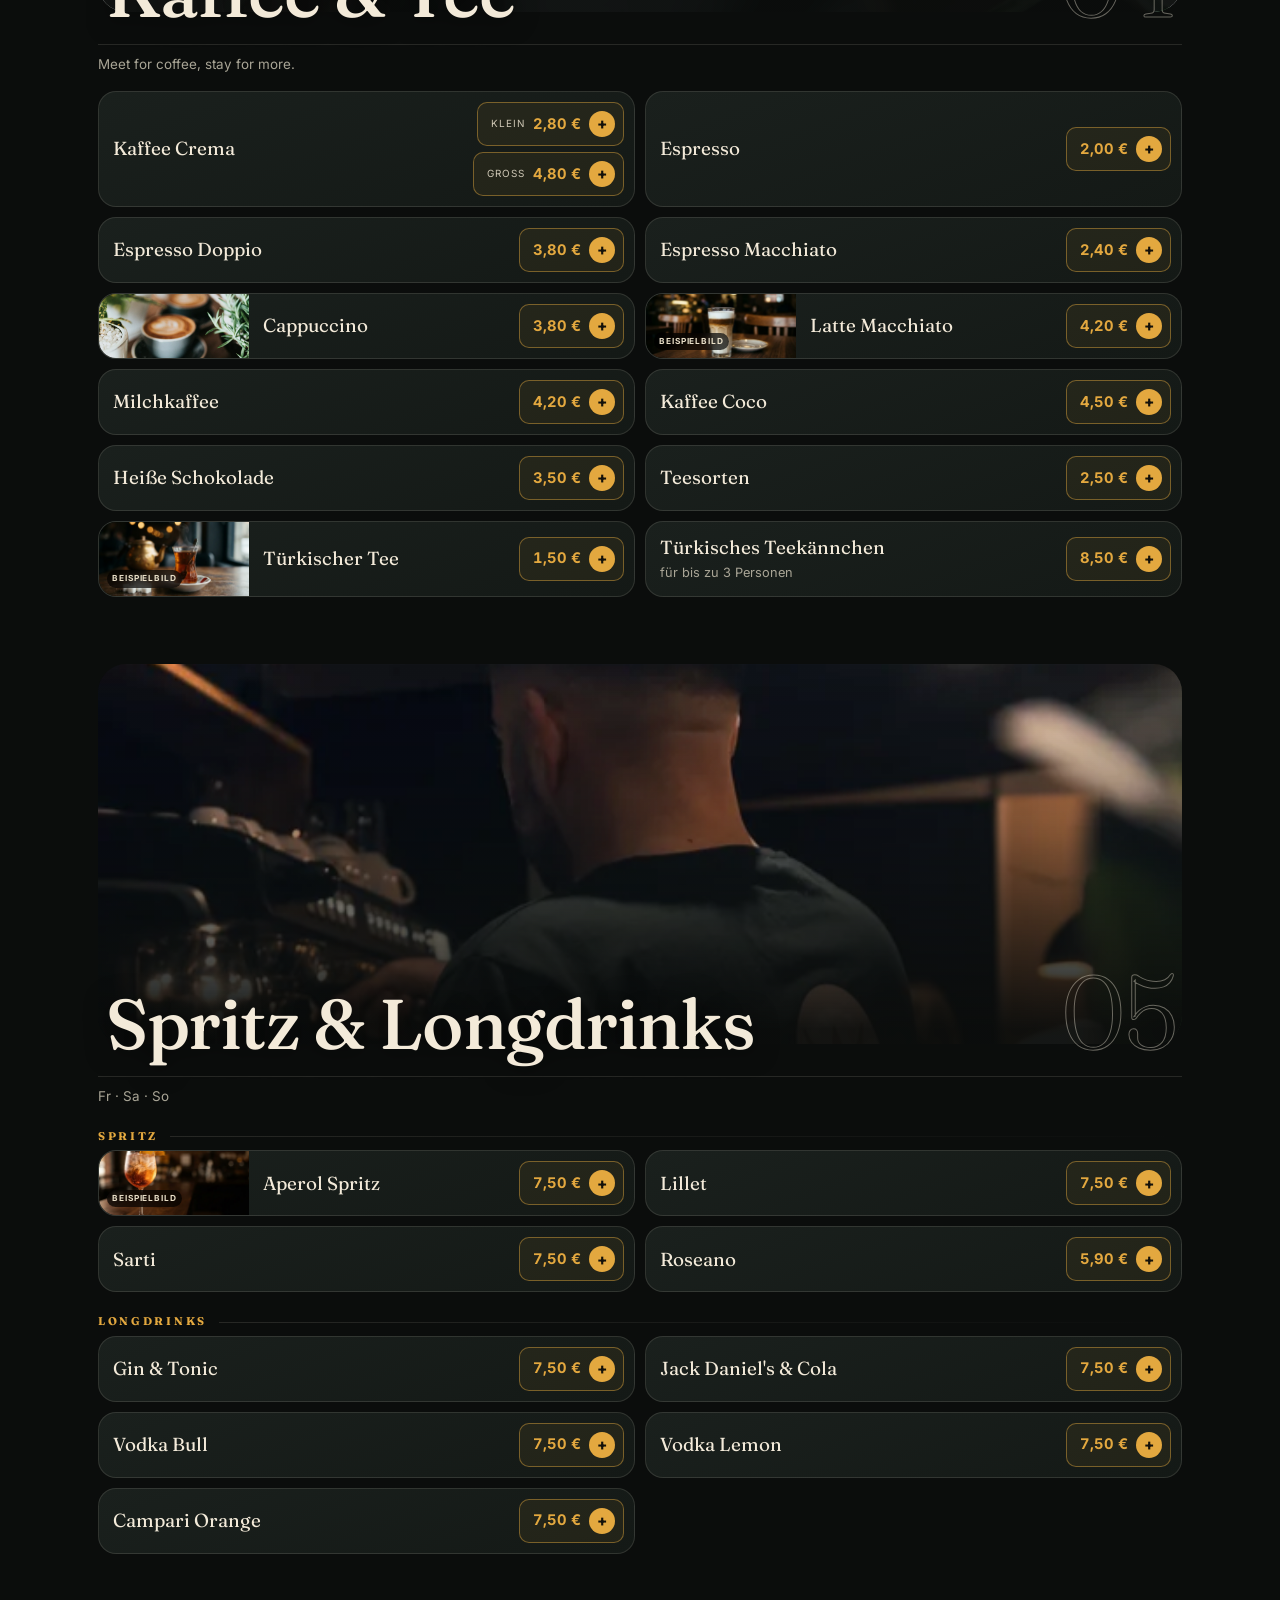
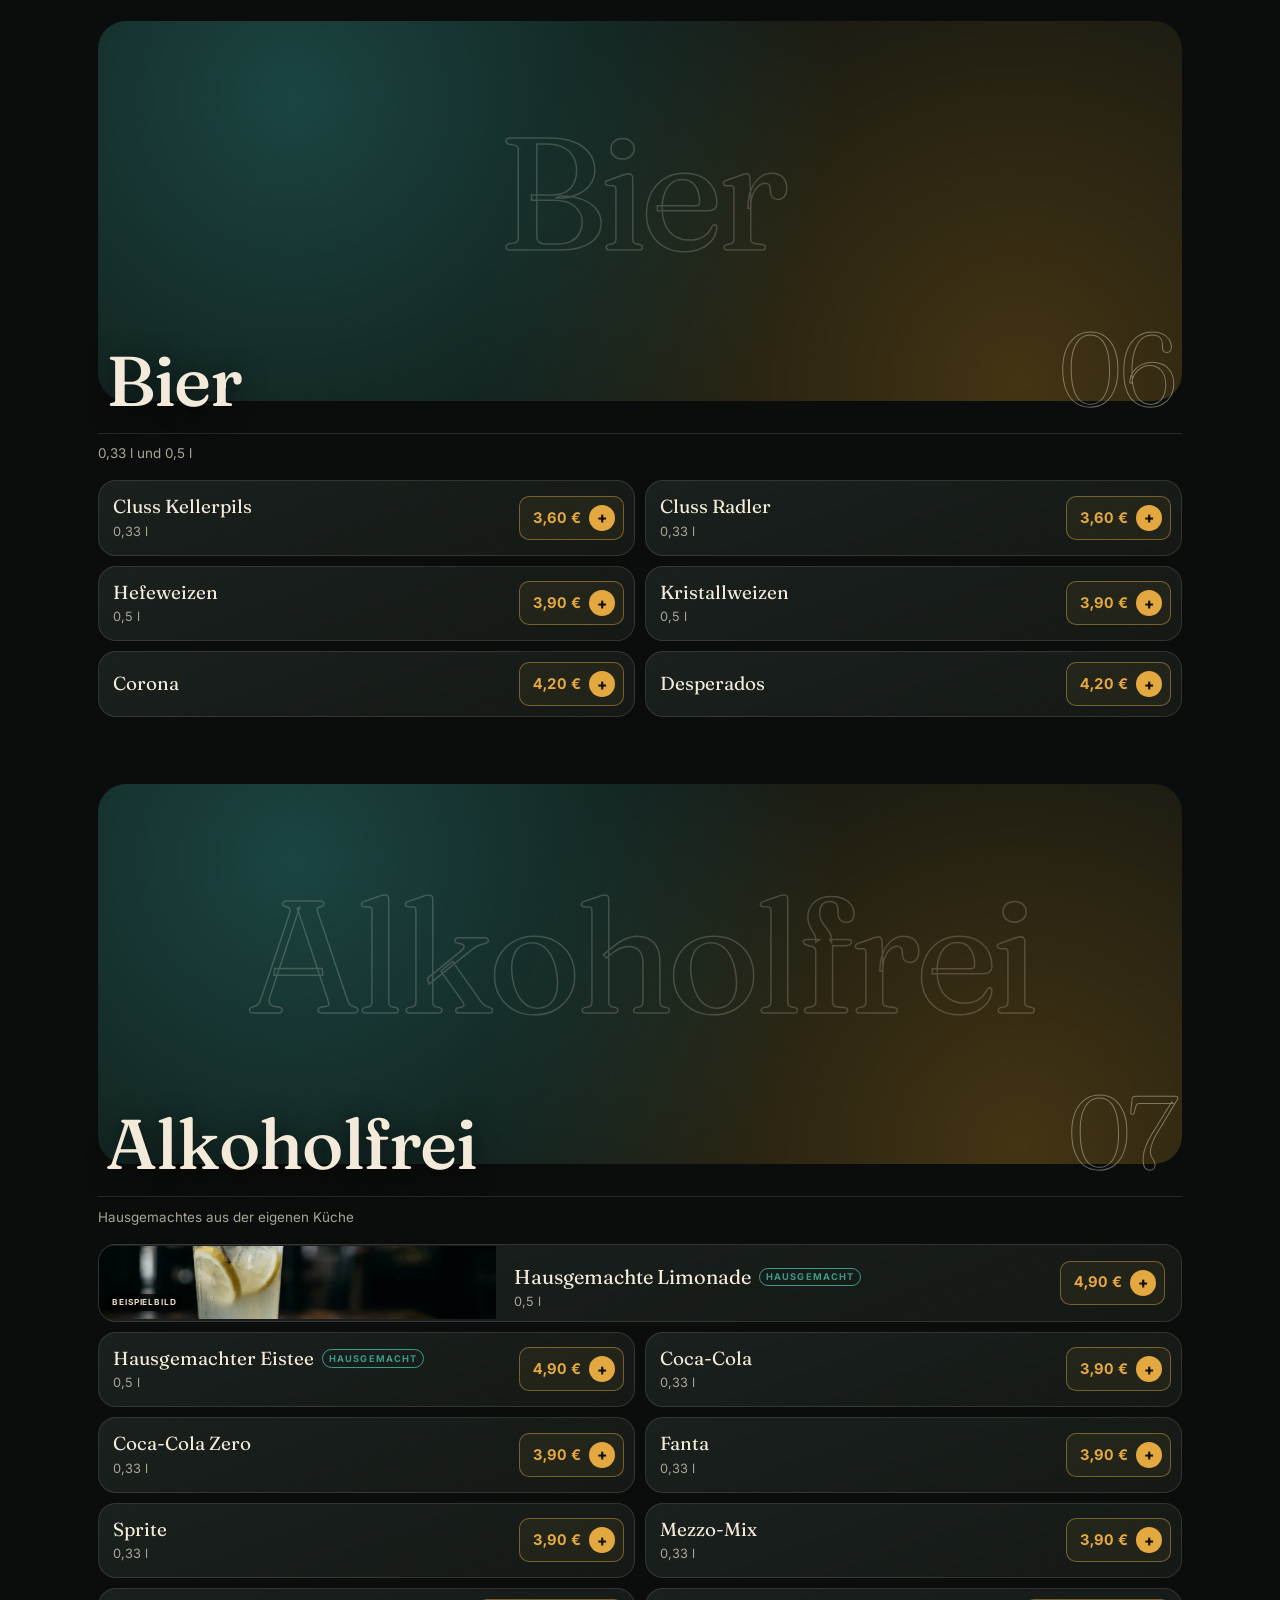
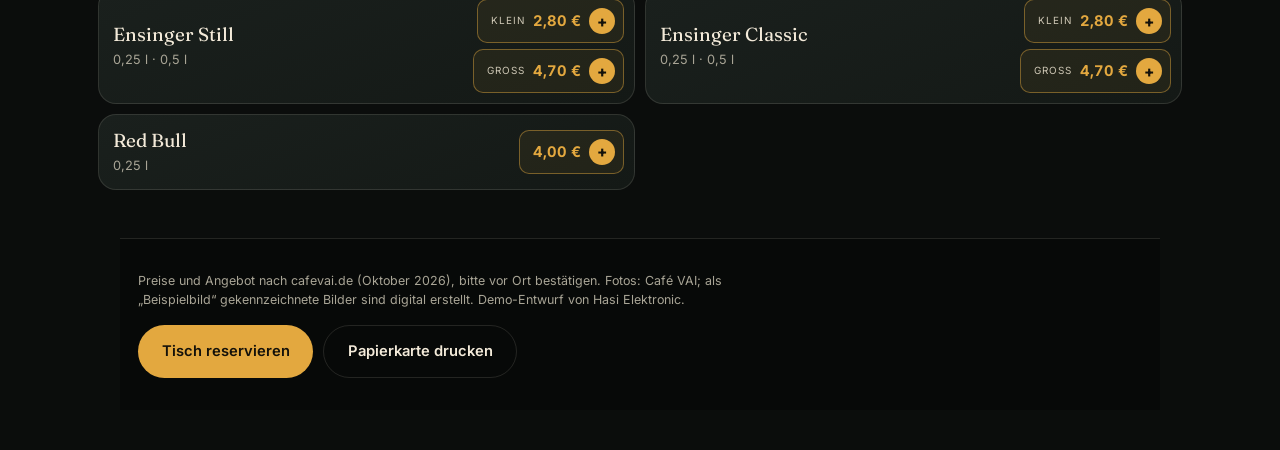
<file: karte.html>
<!DOCTYPE html>
<html lang="de">
<head>
<meta charset="utf-8">
<meta name="viewport" content="width=device-width,initial-scale=1,viewport-fit=cover">
<title>Speisekarte — Café VAI</title>
<meta name="description" content="Digitale Speisekarte von Café VAI in Vaihingen an der Enz: Frühstück, SmashBurger, Tenders, Kaffee, Drinks.">
<meta name="robots" content="noindex,nofollow">
<meta name="theme-color" content="#0b0d0c">
<meta property="og:title" content="Speisekarte — Café VAI">
<meta property="og:image" content="assets/og-burger.jpg">
<link rel="icon" type="image/png" href="assets/favicon.png">
<link rel="stylesheet" href="style.css"><link rel="stylesheet" href="karte.css">
<script>document.documentElement.classList.add('js')</script>
</head>
<body class="kp">
<div id="bar"></div>
<header class="top"><a class="back" href="index.html#speisekarte" aria-label="Zur Website">←</a>
  <a class="tlogo" href="index.html"><img src="assets/logo-disc.png" alt="" width="36" height="36"><b>Café VAI</b><em class="demotag">Demo</em></a>
  <div class="lang" role="group" aria-label="Sprache"><button data-l="de" class="on">DE</button><button data-l="en">EN</button><button data-l="tr">TR</button></div></header>

<main>
<section class="hero-k">
  <div class="hs" aria-hidden="true"><img class="on" src="assets/og-burger.jpg" alt="" width="1200" height="630" fetchpriority="high"><img src="assets/banner-fruehstueck-echt.webp" alt="" width="1100" height="578" loading="lazy"><img src="assets/tenders-og.webp" alt="" width="721" height="540" loading="lazy"><img src="assets/banner-drinks-stock.webp" alt="" width="1100" height="423" loading="lazy" style="object-position:46% 50%"></div>
  <div class="inner">
    <span class="eyebrow"><span class="i " data-en="Dine-in · Friday to Sunday" data-tr="Mekânda · Cuma - Pazar">Vor Ort · Freitag bis Sonntag</span></span>
    <h1><span class="i " data-en="Menu" data-tr="Menü">Speisekarte</span></h1>
    <p class="allergen"><span class="i " data-en="Allergens and additives: please ask us — we are happy to tell you." data-tr="Alerjenler ve katkı maddeleri: lütfen bize sorun, memnuniyetle söyleriz.">Allergene und Zusatzstoffe: Bitte fragen Sie uns — wir sagen es Ihnen gern.</span></p>
    <p class="bf" id="bfchip"><i></i><span id="bftxt"></span></p>
    <span class="cue" aria-hidden="true"><i></i></span>
  </div>
</section>

<div class="filter" id="filter">
  <label class="srch"><svg viewBox="0 0 24 24" width="18" height="18" aria-hidden="true"><circle cx="11" cy="11" r="7" fill="none" stroke="currentColor" stroke-width="2"/><path d="M20 20l-4-4" stroke="currentColor" stroke-width="2" stroke-linecap="round"/></svg>
  <input id="q" type="search" autocomplete="off" placeholder="Gericht oder Getränk suchen …" data-ph-en="Search dishes or drinks …" data-ph-tr="Yemek veya içecek ara …"></label>
  <div class="chips" id="chips"><button class="chip" type="button" data-f="best"><span class="i " data-en="Bestseller" data-tr="Çok satan">Bestseller</span></button><button class="chip" type="button" data-f="veg"><span class="i " data-en="vegetarian" data-tr="vejetaryen">vegetarisch</span></button><button class="chip" type="button" data-f="home"><span class="i " data-en="homemade" data-tr="ev yapımı">hausgemacht</span></button><button class="chip" type="button" data-f="u10"><span class="i " data-en="under €10" data-tr="10 € altı">unter 10 €</span></button></div>
  <p class="kcount" id="kcnt" aria-live="polite"></p>
</div>

<div class="cats">
<p class="phint"><i>+</i> <span class="i " data-en="Tap the price to add an item to your list." data-tr="Bir yemeği listeye eklemek için fiyata dokunun.">Tippen Sie auf den Preis, um ein Gericht zur Auswahl hinzuzufügen.</span></p>
<div class="cat" id="fruehstueck" data-c="fruehstueck"><div class="catimg"><img src="assets/banner-fruehstueck-echt.webp" alt="" loading="lazy" style="object-position:50% 55%"></div><header class="ch"><span class="no">01</span><h2><span class="i" data-en="Breakfast" data-tr="Kahvaltı">Frühstück</span></h2><span class="live" id="bfstatus"></span></header><p class="cnote"><span class="i" data-en="Saturday and Sunday, 9–12:30 · dine-in only" data-tr="Cumartesi ve Pazar, 9–12:30 · yalnızca mekânda">Samstag und Sonntag, 9–12:30 Uhr · nur vor Ort</span></p><div class="grp"><ul class="list">
<li class="it" data-id="schnelles-fruehstueck" data-p="1390" data-b=""><button class="open" type="button" data-open="schnelles-fruehstueck" aria-label="Schnelles Frühstück"><span class="tx"><span class="l1"><span class="i nm" data-en="Quick breakfast" data-tr="Hızlı kahvaltı">Schnelles Frühstück</span></span><span class="i ds" data-en="with a hot drink" data-tr="sıcak içecek ile">mit Heißgetränk</span></span></button><span class="pv vsel"><button type="button" class="vp" data-v=""><b>13,90 €</b><span class="pl">+</span></button></span></li>
<li class="it big" data-id="serpme" data-p="3890" data-b="sig"><button class="open" type="button" data-open="serpme" aria-label="VAI Serpme Kahvaltı"><span class="th"><img src="assets/fruehstueck.webp" alt="" loading="lazy" style="object-position:50% 72%"></span><span class="tx"><span class="l1"><span class="i nm" data-en="VAI Serpme Kahvaltı" data-tr="VAI Serpme Kahvaltı">VAI Serpme Kahvaltı</span><em class="bd b-sig"><span class="i " data-en="Signature" data-tr="İmza lezzet">Signature</span></em></span><span class="i ds" data-en="Turkish breakfast to share, for 2 people" data-tr="2 kişilik, paylaşmalık Türk kahvaltısı">Türkisches Frühstück zum Teilen, für 2 Personen</span></span></button><span class="pv vsel"><button type="button" class="vp" data-v=""><b>38,90 €</b><span class="pl">+</span></button></span></li>
<li class="it" data-id="weitere-person" data-p="1690" data-b=""><button class="open" type="button" data-open="weitere-person" aria-label="Jede weitere Person"><span class="tx"><span class="l1"><span class="i nm" data-en="Each additional person" data-tr="Her ilave kişi">Jede weitere Person</span></span></span></button><span class="pv vsel"><button type="button" class="vp" data-v=""><b>16,90 €</b><span class="pl">+</span></button></span></li>
<li class="it" data-id="kinder" data-p="890" data-b=""><button class="open" type="button" data-open="kinder" aria-label="Kinder 7–12 Jahre"><span class="tx"><span class="l1"><span class="i nm" data-en="Children 7–12" data-tr="Çocuk 7–12 yaş">Kinder 7–12 Jahre</span></span></span></button><span class="pv vsel"><button type="button" class="vp" data-v=""><b>8,90 €</b><span class="pl">+</span></button></span></li>
</ul></div>
<div class="grp"><h3 class="gt"><span class="i" data-en="Extras" data-tr="Ekstralar">Extras</span></h3><ul class="list">
<li class="it" data-id="aufstrich" data-p="300" data-b=""><button class="open" type="button" data-open="aufstrich" aria-label="Aufstrich / Oliven"><span class="tx"><span class="l1"><span class="i nm" data-en="Spreads / olives" data-tr="Ezme / zeytin">Aufstrich / Oliven</span></span></span></button><span class="pv vsel"><button type="button" class="vp" data-v=""><b>3,00 €</b><span class="pl">+</span></button></span></li>
<li class="it" data-id="menemen" data-p="500" data-b=""><button class="open" type="button" data-open="menemen" aria-label="Menemen"><span class="th"><img src="assets/ai-menemen.webp" alt="" loading="lazy" style="object-position:50% 58%"><i class="aib"><span class="i " data-en="Sample image" data-tr="Örnek görsel">Beispielbild</span></i></span><span class="tx"><span class="l1"><span class="i nm" data-en="Menemen" data-tr="Menemen">Menemen</span></span></span></button><span class="pv vsel"><button type="button" class="vp" data-v=""><b>5,00 €</b><span class="pl">+</span></button></span></li>
<li class="it" data-id="sucuk-ei" data-p="550" data-b=""><button class="open" type="button" data-open="sucuk-ei" aria-label="Sucuk mit Ei"><span class="th"><img src="assets/ai-sucuk-ei.webp" alt="" loading="lazy" style="object-position:50% 58%"><i class="aib"><span class="i " data-en="Sample image" data-tr="Örnek görsel">Beispielbild</span></i></span><span class="tx"><span class="l1"><span class="i nm" data-en="Sucuk with egg" data-tr="Sucuklu yumurta">Sucuk mit Ei</span></span></span></button><span class="pv vsel"><button type="button" class="vp" data-v=""><b>5,50 €</b><span class="pl">+</span></button></span></li>
<li class="it" data-id="menemen-sucuk" data-p="600" data-b=""><button class="open" type="button" data-open="menemen-sucuk" aria-label="Menemen &amp; Sucuk"><span class="tx"><span class="l1"><span class="i nm" data-en="Menemen &amp; Sucuk" data-tr="Menemen &amp; Sucuk">Menemen &amp; Sucuk</span></span></span></button><span class="pv vsel"><button type="button" class="vp" data-v=""><b>6,00 €</b><span class="pl">+</span></button></span></li>
<li class="it" data-id="tee-kaennchen" data-p="650" data-b=""><button class="open" type="button" data-open="tee-kaennchen" aria-label="Kännchen Tee"><span class="tx"><span class="l1"><span class="i nm" data-en="Pot of tea" data-tr="Demlik çay">Kännchen Tee</span></span></span></button><span class="pv vsel"><button type="button" class="vp" data-v=""><b>6,50 €</b><span class="pl">+</span></button></span></li>
</ul></div>
</div>
<div class="cat" id="burger" data-c="burger"><div class="catimg"><img src="assets/banner-burger.webp" alt="" loading="lazy" style="object-position:50% 40%"></div><header class="ch"><span class="no">02</span><h2><span class="i" data-en="SmashBurger" data-tr="SmashBurger">SmashBurger</span></h2></header><p class="cnote"><span class="i" data-en="Meal = burger with fries and 0.33 l soft drink" data-tr="Menü = patates kızartması ve 0,33 l meşrubat ile">Menü = Burger mit Pommes und 0,33 l Softdrink</span></p><div class="grp"><ul class="list">
<li class="it big" data-id="dobis-smashburger" data-p="1190" data-b="best"><button class="open" type="button" data-open="dobis-smashburger" aria-label="Dobi&#x27;s SmashBurger"><span class="th"><img src="assets/burger.webp" alt="" loading="lazy" style="object-position:50% 78%"></span><span class="tx"><span class="l1"><span class="i nm" data-en="Dobi&#x27;s SmashBurger" data-tr="Dobi&#x27;s SmashBurger">Dobi&#x27;s SmashBurger</span><em class="bd b-best"><span class="i " data-en="Bestseller" data-tr="Çok satan">Bestseller</span></em></span><span class="i ds" data-en="140 g beef, fried egg, pastırma, jalapeños, house sauce" data-tr="140 g dana, sahanda yumurta, pastırma, jalapeño, ev sosu">140 g Rind, Spiegelei, Pastırma, Jalapeños, Haussauce</span></span></button><span class="pv vsel"><button type="button" class="vp" data-v="menu"><small><span class="i " data-en="Meal" data-tr="Menü">Menü</span></small><b>19,90 €</b><span class="pl">+</span></button><button type="button" class="vp" data-v="single"><small><span class="i " data-en="Single" data-tr="Tek">Einzeln</span></small><b>11,90 €</b><span class="pl">+</span></button></span></li>
<li class="it" data-id="chicken-hot-honey" data-p="1090" data-b=""><button class="open" type="button" data-open="chicken-hot-honey" aria-label="Chicken Hot Honey"><span class="th"><img src="assets/ai-chicken-hot-honey.webp" alt="" loading="lazy" style="object-position:50% 58%"><i class="aib"><span class="i " data-en="Sample image" data-tr="Örnek görsel">Beispielbild</span></i></span><span class="tx"><span class="l1"><span class="i nm" data-en="Chicken Hot Honey" data-tr="Chicken Hot Honey">Chicken Hot Honey</span></span></span></button><span class="pv vsel"><button type="button" class="vp" data-v="menu"><small><span class="i " data-en="Meal" data-tr="Menü">Menü</span></small><b>18,90 €</b><span class="pl">+</span></button><button type="button" class="vp" data-v="single"><small><span class="i " data-en="Single" data-tr="Tek">Einzeln</span></small><b>10,90 €</b><span class="pl">+</span></button></span></li>
<li class="it" data-id="cheeseburger" data-p="950" data-b=""><button class="open" type="button" data-open="cheeseburger" aria-label="Cheeseburger"><span class="th"><img src="assets/ai-cheeseburger.webp" alt="" loading="lazy" style="object-position:50% 58%"><i class="aib"><span class="i " data-en="Sample image" data-tr="Örnek görsel">Beispielbild</span></i></span><span class="tx"><span class="l1"><span class="i nm" data-en="Cheeseburger" data-tr="Cheeseburger">Cheeseburger</span></span></span></button><span class="pv vsel"><button type="button" class="vp" data-v="menu"><small><span class="i " data-en="Meal" data-tr="Menü">Menü</span></small><b>17,50 €</b><span class="pl">+</span></button><button type="button" class="vp" data-v="single"><small><span class="i " data-en="Single" data-tr="Tek">Einzeln</span></small><b>9,50 €</b><span class="pl">+</span></button></span></li>
<li class="it" data-id="chickenburger" data-p="950" data-b=""><button class="open" type="button" data-open="chickenburger" aria-label="Chickenburger"><span class="th"><img src="assets/ai-chickenburger.webp" alt="" loading="lazy" style="object-position:50% 58%"><i class="aib"><span class="i " data-en="Sample image" data-tr="Örnek görsel">Beispielbild</span></i></span><span class="tx"><span class="l1"><span class="i nm" data-en="Chickenburger" data-tr="Chickenburger">Chickenburger</span></span></span></button><span class="pv vsel"><button type="button" class="vp" data-v="menu"><small><span class="i " data-en="Meal" data-tr="Menü">Menü</span></small><b>17,50 €</b><span class="pl">+</span></button><button type="button" class="vp" data-v="single"><small><span class="i " data-en="Single" data-tr="Tek">Einzeln</span></small><b>9,50 €</b><span class="pl">+</span></button></span></li>
<li class="it" data-id="hamburger" data-p="850" data-b=""><button class="open" type="button" data-open="hamburger" aria-label="Hamburger"><span class="th"><img src="assets/ai-hamburger.webp" alt="" loading="lazy" style="object-position:50% 58%"><i class="aib"><span class="i " data-en="Sample image" data-tr="Örnek görsel">Beispielbild</span></i></span><span class="tx"><span class="l1"><span class="i nm" data-en="Hamburger" data-tr="Hamburger">Hamburger</span></span></span></button><span class="pv vsel"><button type="button" class="vp" data-v="menu"><small><span class="i " data-en="Meal" data-tr="Menü">Menü</span></small><b>16,50 €</b><span class="pl">+</span></button><button type="button" class="vp" data-v="single"><small><span class="i " data-en="Single" data-tr="Tek">Einzeln</span></small><b>8,50 €</b><span class="pl">+</span></button></span></li>
<li class="it big" data-id="veggieburger" data-p="750" data-b="veg"><button class="open" type="button" data-open="veggieburger" aria-label="Veggieburger"><span class="th"><img src="assets/ai-veggieburger.webp" alt="" loading="lazy" style="object-position:50% 58%"><i class="aib"><span class="i " data-en="Sample image" data-tr="Örnek görsel">Beispielbild</span></i></span><span class="tx"><span class="l1"><span class="i nm" data-en="Veggieburger" data-tr="Veggieburger">Veggieburger</span><em class="bd b-veg"><span class="i " data-en="vegetarian" data-tr="vejetaryen">vegetarisch</span></em></span></span></button><span class="pv vsel"><button type="button" class="vp" data-v="menu"><small><span class="i " data-en="Meal" data-tr="Menü">Menü</span></small><b>16,50 €</b><span class="pl">+</span></button><button type="button" class="vp" data-v="single"><small><span class="i " data-en="Single" data-tr="Tek">Einzeln</span></small><b>7,50 €</b><span class="pl">+</span></button></span></li>
</ul></div>
<div class="grp"><h3 class="gt"><span class="i" data-en="Sides" data-tr="Yanlar">Beilagen</span></h3><ul class="list">
<li class="it" data-id="pommes" data-p="450" data-b=""><button class="open" type="button" data-open="pommes" aria-label="Pommes"><span class="tx"><span class="l1"><span class="i nm" data-en="Fries" data-tr="Patates kızartması">Pommes</span></span></span></button><span class="pv vsel"><button type="button" class="vp" data-v=""><b>4,50 €</b><span class="pl">+</span></button></span></li>
<li class="it" data-id="suesskartoffel" data-p="550" data-b=""><button class="open" type="button" data-open="suesskartoffel" aria-label="Süßkartoffel-Pommes"><span class="th"><img src="assets/ai-suesskartoffel.webp" alt="" loading="lazy" style="object-position:50% 58%"><i class="aib"><span class="i " data-en="Sample image" data-tr="Örnek görsel">Beispielbild</span></i></span><span class="tx"><span class="l1"><span class="i nm" data-en="Sweet potato fries" data-tr="Tatlı patates kızartması">Süßkartoffel-Pommes</span></span><span class="i ds" data-en="as meal upgrade +€1.50" data-tr="menüde +1,50 € fark">als Menü-Upgrade +1,50 €</span></span></button><span class="pv vsel"><button type="button" class="vp" data-v=""><b>5,50 €</b><span class="pl">+</span></button></span></li>
</ul></div>
<div class="grp"><h3 class="gt"><span class="i" data-en="Burger extras" data-tr="Burger ekstraları">Extras zum Burger</span></h3><ul class="list">
<li class="it" data-id="spiegelei" data-p="100" data-b=""><button class="open" type="button" data-open="spiegelei" aria-label="Spiegelei"><span class="tx"><span class="l1"><span class="i nm" data-en="Fried egg" data-tr="Sahanda yumurta">Spiegelei</span></span></span></button><span class="pv vsel"><button type="button" class="vp" data-v=""><b>1,00 €</b><span class="pl">+</span></button></span></li>
<li class="it" data-id="kaese" data-p="100" data-b=""><button class="open" type="button" data-open="kaese" aria-label="Käse"><span class="tx"><span class="l1"><span class="i nm" data-en="Cheese" data-tr="Peynir">Käse</span></span></span></button><span class="pv vsel"><button type="button" class="vp" data-v=""><b>1,00 €</b><span class="pl">+</span></button></span></li>
<li class="it" data-id="pastirma" data-p="150" data-b=""><button class="open" type="button" data-open="pastirma" aria-label="Pastırma"><span class="tx"><span class="l1"><span class="i nm" data-en="Pastırma" data-tr="Pastırma">Pastırma</span></span></span></button><span class="pv vsel"><button type="button" class="vp" data-v=""><b>1,50 €</b><span class="pl">+</span></button></span></li>
<li class="it" data-id="jalapenos" data-p="50" data-b=""><button class="open" type="button" data-open="jalapenos" aria-label="Jalapeños"><span class="tx"><span class="l1"><span class="i nm" data-en="Jalapeños" data-tr="Jalapeños">Jalapeños</span></span></span></button><span class="pv vsel"><button type="button" class="vp" data-v=""><b>0,50 €</b><span class="pl">+</span></button></span></li>
<li class="it" data-id="extra-patty" data-p="300" data-b=""><button class="open" type="button" data-open="extra-patty" aria-label="Extra Patty (70 g)"><span class="tx"><span class="l1"><span class="i nm" data-en="Extra Patty (70 g)" data-tr="Extra Patty (70 g)">Extra Patty (70 g)</span></span></span></button><span class="pv vsel"><button type="button" class="vp" data-v=""><b>3,00 €</b><span class="pl">+</span></button></span></li>
</ul></div>
</div>
<div class="cat" id="tenders" data-c="tenders"><div class="catimg"><img src="assets/tenders-crunchy.webp" alt="" loading="lazy" style="object-position:50% 50%"></div><header class="ch"><span class="no">03</span><h2><span class="i" data-en="Tenders" data-tr="Tenders">Tenders</span></h2></header><p class="cnote"><span class="i" data-en="100 % chicken fillet · meal with fries, dip and soft drink" data-tr="%100 tavuk fileto · menü: patates, sos ve meşrubat ile">100 % Hähnchenfilet · Menü mit Pommes, Dip und Softdrink</span></p><div class="grp"><ul class="list">
<li class="it" data-id="tenders-4" data-p="590" data-b=""><button class="open" type="button" data-open="tenders-4" aria-label="4 Stück"><span class="th"><img src="assets/tenders-og.webp" alt="" loading="lazy" style="object-position:50% 50%"></span><span class="tx"><span class="l1"><span class="i nm" data-en="4 pieces" data-tr="4 adet">4 Stück</span></span></span></button><span class="pv vsel"><button type="button" class="vp" data-v="single"><small><span class="i " data-en="Single" data-tr="Tek">Einzeln</span></small><b>5,90 €</b><span class="pl">+</span></button><button type="button" class="vp" data-v="menu"><small><span class="i " data-en="Meal" data-tr="Menü">Menü</span></small><b>10,90 €</b><span class="pl">+</span></button></span></li>
<li class="it big" data-id="tenders-8" data-p="990" data-b=""><button class="open" type="button" data-open="tenders-8" aria-label="8 Stück"><span class="th"><img src="assets/tenders-og.webp" alt="" loading="lazy" style="object-position:50% 50%"></span><span class="tx"><span class="l1"><span class="i nm" data-en="8 pieces" data-tr="8 adet">8 Stück</span></span></span></button><span class="pv vsel"><button type="button" class="vp" data-v="single"><small><span class="i " data-en="Single" data-tr="Tek">Einzeln</span></small><b>9,90 €</b><span class="pl">+</span></button><button type="button" class="vp" data-v="menu"><small><span class="i " data-en="Meal" data-tr="Menü">Menü</span></small><b>15,90 €</b><span class="pl">+</span></button></span></li>
<li class="it" data-id="tenders-12" data-p="1390" data-b=""><button class="open" type="button" data-open="tenders-12" aria-label="12 Stück"><span class="th"><img src="assets/tenders-og.webp" alt="" loading="lazy" style="object-position:50% 50%"></span><span class="tx"><span class="l1"><span class="i nm" data-en="12 pieces" data-tr="12 adet">12 Stück</span></span></span></button><span class="pv vsel"><button type="button" class="vp" data-v="single"><small><span class="i " data-en="Single" data-tr="Tek">Einzeln</span></small><b>13,90 €</b><span class="pl">+</span></button><button type="button" class="vp" data-v="menu"><small><span class="i " data-en="Meal" data-tr="Menü">Menü</span></small><b>20,90 €</b><span class="pl">+</span></button></span></li>
</ul></div>
<p class="gfoot"><span class="i" data-en="Varieties: OG&#x27;s (tender, savoury breading) or Natural Crunchy (extra crispy). Dips: Dobi&#x27;s sauce, sweet &amp; sour, ketchup, mayo, hot honey." data-tr="Çeşitler: OG&#x27;s (yumuşak, baharatlı kaplama) veya Natural Crunchy (ekstra çıtır). Soslar: Dobi&#x27;s sos, tatlı-ekşi, ketçap, mayonez, acı bal.">Sorten: OG&#x27;s (zart, würzig paniert) oder Natural Crunchy (extra knusprig). Dips: Dobi&#x27;s Sauce, Sweet &amp; Sour, Ketchup, Mayo, Hot Honey.</span></p></div>
<div class="cat" id="kaffee" data-c="kaffee"><div class="catimg"><img src="assets/banner-drinks-stock.webp" alt="" loading="lazy" style="object-position:46% 50%"></div><header class="ch"><span class="no">04</span><h2><span class="i" data-en="Coffee &amp; Tea" data-tr="Kahve &amp; Çay">Kaffee &amp; Tee</span></h2></header><p class="cnote"><span class="i" data-en="Meet for coffee, stay for more." data-tr="Meet for coffee, stay for more.">Meet for coffee, stay for more.</span></p><div class="grp"><ul class="list">
<li class="it" data-id="kaffee-crema" data-p="280" data-b=""><button class="open" type="button" data-open="kaffee-crema" aria-label="Kaffee Crema"><span class="tx"><span class="l1"><span class="i nm" data-en="Filter coffee crema" data-tr="Kaffee Crema">Kaffee Crema</span></span></span></button><span class="pv vsel"><button type="button" class="vp" data-v="small"><small><span class="i " data-en="Small" data-tr="Küçük">Klein</span></small><b>2,80 €</b><span class="pl">+</span></button><button type="button" class="vp" data-v="large"><small><span class="i " data-en="Large" data-tr="Büyük">Groß</span></small><b>4,80 €</b><span class="pl">+</span></button></span></li>
<li class="it" data-id="espresso" data-p="200" data-b=""><button class="open" type="button" data-open="espresso" aria-label="Espresso"><span class="tx"><span class="l1"><span class="i nm" data-en="Espresso" data-tr="Espresso">Espresso</span></span></span></button><span class="pv vsel"><button type="button" class="vp" data-v=""><b>2,00 €</b><span class="pl">+</span></button></span></li>
<li class="it" data-id="espresso-doppio" data-p="380" data-b=""><button class="open" type="button" data-open="espresso-doppio" aria-label="Espresso Doppio"><span class="tx"><span class="l1"><span class="i nm" data-en="Espresso Doppio" data-tr="Espresso Doppio">Espresso Doppio</span></span></span></button><span class="pv vsel"><button type="button" class="vp" data-v=""><b>3,80 €</b><span class="pl">+</span></button></span></li>
<li class="it" data-id="espresso-macchiato" data-p="240" data-b=""><button class="open" type="button" data-open="espresso-macchiato" aria-label="Espresso Macchiato"><span class="tx"><span class="l1"><span class="i nm" data-en="Espresso Macchiato" data-tr="Espresso Macchiato">Espresso Macchiato</span></span></span></button><span class="pv vsel"><button type="button" class="vp" data-v=""><b>2,40 €</b><span class="pl">+</span></button></span></li>
<li class="it" data-id="cappuccino" data-p="380" data-b=""><button class="open" type="button" data-open="cappuccino" aria-label="Cappuccino"><span class="th"><img src="assets/banner-drinks-stock.webp" alt="" loading="lazy" style="object-position:46% 50%"></span><span class="tx"><span class="l1"><span class="i nm" data-en="Cappuccino" data-tr="Cappuccino">Cappuccino</span></span></span></button><span class="pv vsel"><button type="button" class="vp" data-v=""><b>3,80 €</b><span class="pl">+</span></button></span></li>
<li class="it" data-id="latte-macchiato" data-p="420" data-b=""><button class="open" type="button" data-open="latte-macchiato" aria-label="Latte Macchiato"><span class="th"><img src="assets/ai-latte-macchiato.webp" alt="" loading="lazy" style="object-position:50% 58%"><i class="aib"><span class="i " data-en="Sample image" data-tr="Örnek görsel">Beispielbild</span></i></span><span class="tx"><span class="l1"><span class="i nm" data-en="Latte Macchiato" data-tr="Latte Macchiato">Latte Macchiato</span></span></span></button><span class="pv vsel"><button type="button" class="vp" data-v=""><b>4,20 €</b><span class="pl">+</span></button></span></li>
<li class="it" data-id="milchkaffee" data-p="420" data-b=""><button class="open" type="button" data-open="milchkaffee" aria-label="Milchkaffee"><span class="tx"><span class="l1"><span class="i nm" data-en="Café au lait" data-tr="Sütlü kahve">Milchkaffee</span></span></span></button><span class="pv vsel"><button type="button" class="vp" data-v=""><b>4,20 €</b><span class="pl">+</span></button></span></li>
<li class="it" data-id="kaffee-coco" data-p="450" data-b=""><button class="open" type="button" data-open="kaffee-coco" aria-label="Kaffee Coco"><span class="tx"><span class="l1"><span class="i nm" data-en="Kaffee Coco" data-tr="Kaffee Coco">Kaffee Coco</span></span></span></button><span class="pv vsel"><button type="button" class="vp" data-v=""><b>4,50 €</b><span class="pl">+</span></button></span></li>
<li class="it" data-id="heisse-schokolade" data-p="350" data-b=""><button class="open" type="button" data-open="heisse-schokolade" aria-label="Heiße Schokolade"><span class="tx"><span class="l1"><span class="i nm" data-en="Hot chocolate" data-tr="Sıcak çikolata">Heiße Schokolade</span></span></span></button><span class="pv vsel"><button type="button" class="vp" data-v=""><b>3,50 €</b><span class="pl">+</span></button></span></li>
<li class="it" data-id="tee" data-p="250" data-b=""><button class="open" type="button" data-open="tee" aria-label="Teesorten"><span class="tx"><span class="l1"><span class="i nm" data-en="Teas" data-tr="Çay çeşitleri">Teesorten</span></span></span></button><span class="pv vsel"><button type="button" class="vp" data-v=""><b>2,50 €</b><span class="pl">+</span></button></span></li>
<li class="it" data-id="tuerkischer-tee" data-p="150" data-b=""><button class="open" type="button" data-open="tuerkischer-tee" aria-label="Türkischer Tee"><span class="th"><img src="assets/ai-tuerkischer-tee.webp" alt="" loading="lazy" style="object-position:50% 58%"><i class="aib"><span class="i " data-en="Sample image" data-tr="Örnek görsel">Beispielbild</span></i></span><span class="tx"><span class="l1"><span class="i nm" data-en="Turkish tea" data-tr="Türk çayı">Türkischer Tee</span></span></span></button><span class="pv vsel"><button type="button" class="vp" data-v=""><b>1,50 €</b><span class="pl">+</span></button></span></li>
<li class="it" data-id="tee-kanne" data-p="850" data-b=""><button class="open" type="button" data-open="tee-kanne" aria-label="Türkisches Teekännchen"><span class="tx"><span class="l1"><span class="i nm" data-en="Turkish tea pot" data-tr="Türk çay demliği">Türkisches Teekännchen</span></span><span class="i ds" data-en="for up to 3 people" data-tr="en fazla 3 kişilik">für bis zu 3 Personen</span></span></button><span class="pv vsel"><button type="button" class="vp" data-v=""><b>8,50 €</b><span class="pl">+</span></button></span></li>
</ul></div>
</div>
<div class="cat" id="spritz" data-c="spritz"><div class="catimg"><img src="assets/kaffee.webp" alt="" loading="lazy" style="object-position:50% 28%"></div><header class="ch"><span class="no">05</span><h2><span class="i" data-en="Spritz &amp; Longdrinks" data-tr="Spritz &amp; Longdrink">Spritz &amp; Longdrinks</span></h2></header><p class="cnote"><span class="i" data-en="Fri · Sat · Sun" data-tr="Cum · Cmt · Paz">Fr · Sa · So</span></p><div class="grp"><h3 class="gt"><span class="i" data-en="Spritz" data-tr="Spritz">Spritz</span></h3><ul class="list">
<li class="it" data-id="aperol" data-p="750" data-b=""><button class="open" type="button" data-open="aperol" aria-label="Aperol Spritz"><span class="th"><img src="assets/ai-aperol.webp" alt="" loading="lazy" style="object-position:50% 58%"><i class="aib"><span class="i " data-en="Sample image" data-tr="Örnek görsel">Beispielbild</span></i></span><span class="tx"><span class="l1"><span class="i nm" data-en="Aperol Spritz" data-tr="Aperol Spritz">Aperol Spritz</span></span></span></button><span class="pv vsel"><button type="button" class="vp" data-v=""><b>7,50 €</b><span class="pl">+</span></button></span></li>
<li class="it" data-id="lillet" data-p="750" data-b=""><button class="open" type="button" data-open="lillet" aria-label="Lillet"><span class="tx"><span class="l1"><span class="i nm" data-en="Lillet" data-tr="Lillet">Lillet</span></span></span></button><span class="pv vsel"><button type="button" class="vp" data-v=""><b>7,50 €</b><span class="pl">+</span></button></span></li>
<li class="it" data-id="sarti" data-p="750" data-b=""><button class="open" type="button" data-open="sarti" aria-label="Sarti"><span class="tx"><span class="l1"><span class="i nm" data-en="Sarti" data-tr="Sarti">Sarti</span></span></span></button><span class="pv vsel"><button type="button" class="vp" data-v=""><b>7,50 €</b><span class="pl">+</span></button></span></li>
<li class="it" data-id="roseano" data-p="590" data-b=""><button class="open" type="button" data-open="roseano" aria-label="Roseano"><span class="tx"><span class="l1"><span class="i nm" data-en="Roseano" data-tr="Roseano">Roseano</span></span></span></button><span class="pv vsel"><button type="button" class="vp" data-v=""><b>5,90 €</b><span class="pl">+</span></button></span></li>
</ul></div>
<div class="grp"><h3 class="gt"><span class="i" data-en="Longdrinks" data-tr="Longdrink">Longdrinks</span></h3><ul class="list">
<li class="it" data-id="gin-tonic" data-p="750" data-b=""><button class="open" type="button" data-open="gin-tonic" aria-label="Gin &amp; Tonic"><span class="tx"><span class="l1"><span class="i nm" data-en="Gin &amp; Tonic" data-tr="Gin &amp; Tonic">Gin &amp; Tonic</span></span></span></button><span class="pv vsel"><button type="button" class="vp" data-v=""><b>7,50 €</b><span class="pl">+</span></button></span></li>
<li class="it" data-id="jack-cola" data-p="750" data-b=""><button class="open" type="button" data-open="jack-cola" aria-label="Jack Daniel&#x27;s &amp; Cola"><span class="tx"><span class="l1"><span class="i nm" data-en="Jack Daniel&#x27;s &amp; Cola" data-tr="Jack Daniel&#x27;s &amp; Cola">Jack Daniel&#x27;s &amp; Cola</span></span></span></button><span class="pv vsel"><button type="button" class="vp" data-v=""><b>7,50 €</b><span class="pl">+</span></button></span></li>
<li class="it" data-id="vodka-bull" data-p="750" data-b=""><button class="open" type="button" data-open="vodka-bull" aria-label="Vodka Bull"><span class="tx"><span class="l1"><span class="i nm" data-en="Vodka Bull" data-tr="Vodka Bull">Vodka Bull</span></span></span></button><span class="pv vsel"><button type="button" class="vp" data-v=""><b>7,50 €</b><span class="pl">+</span></button></span></li>
<li class="it" data-id="vodka-lemon" data-p="750" data-b=""><button class="open" type="button" data-open="vodka-lemon" aria-label="Vodka Lemon"><span class="tx"><span class="l1"><span class="i nm" data-en="Vodka Lemon" data-tr="Vodka Lemon">Vodka Lemon</span></span></span></button><span class="pv vsel"><button type="button" class="vp" data-v=""><b>7,50 €</b><span class="pl">+</span></button></span></li>
<li class="it" data-id="campari-orange" data-p="750" data-b=""><button class="open" type="button" data-open="campari-orange" aria-label="Campari Orange"><span class="tx"><span class="l1"><span class="i nm" data-en="Campari Orange" data-tr="Campari Orange">Campari Orange</span></span></span></button><span class="pv vsel"><button type="button" class="vp" data-v=""><b>7,50 €</b><span class="pl">+</span></button></span></li>
</ul></div>
</div>
<div class="cat" id="bier" data-c="bier"><div class="catimg ty"><span class="i" data-en="Beer" data-tr="Bira">Bier</span></div><header class="ch"><span class="no">06</span><h2><span class="i" data-en="Beer" data-tr="Bira">Bier</span></h2></header><p class="cnote"><span class="i" data-en="0.33 l and 0.5 l" data-tr="0,33 l ve 0,5 l">0,33 l und 0,5 l</span></p><div class="grp"><ul class="list">
<li class="it" data-id="cluss-kellerpils" data-p="360" data-b=""><button class="open" type="button" data-open="cluss-kellerpils" aria-label="Cluss Kellerpils"><span class="tx"><span class="l1"><span class="i nm" data-en="Cluss Kellerpils" data-tr="Cluss Kellerpils">Cluss Kellerpils</span></span><span class="i ds" data-en="0.33 l" data-tr="0,33 l">0,33 l</span></span></button><span class="pv vsel"><button type="button" class="vp" data-v=""><b>3,60 €</b><span class="pl">+</span></button></span></li>
<li class="it" data-id="cluss-radler" data-p="360" data-b=""><button class="open" type="button" data-open="cluss-radler" aria-label="Cluss Radler"><span class="tx"><span class="l1"><span class="i nm" data-en="Cluss Radler" data-tr="Cluss Radler">Cluss Radler</span></span><span class="i ds" data-en="0.33 l" data-tr="0,33 l">0,33 l</span></span></button><span class="pv vsel"><button type="button" class="vp" data-v=""><b>3,60 €</b><span class="pl">+</span></button></span></li>
<li class="it" data-id="hefeweizen" data-p="390" data-b=""><button class="open" type="button" data-open="hefeweizen" aria-label="Hefeweizen"><span class="tx"><span class="l1"><span class="i nm" data-en="Hefeweizen" data-tr="Hefeweizen">Hefeweizen</span></span><span class="i ds" data-en="0.5 l" data-tr="0,5 l">0,5 l</span></span></button><span class="pv vsel"><button type="button" class="vp" data-v=""><b>3,90 €</b><span class="pl">+</span></button></span></li>
<li class="it" data-id="kristallweizen" data-p="390" data-b=""><button class="open" type="button" data-open="kristallweizen" aria-label="Kristallweizen"><span class="tx"><span class="l1"><span class="i nm" data-en="Kristallweizen" data-tr="Kristallweizen">Kristallweizen</span></span><span class="i ds" data-en="0.5 l" data-tr="0,5 l">0,5 l</span></span></button><span class="pv vsel"><button type="button" class="vp" data-v=""><b>3,90 €</b><span class="pl">+</span></button></span></li>
<li class="it" data-id="corona" data-p="420" data-b=""><button class="open" type="button" data-open="corona" aria-label="Corona"><span class="tx"><span class="l1"><span class="i nm" data-en="Corona" data-tr="Corona">Corona</span></span></span></button><span class="pv vsel"><button type="button" class="vp" data-v=""><b>4,20 €</b><span class="pl">+</span></button></span></li>
<li class="it" data-id="desperados" data-p="420" data-b=""><button class="open" type="button" data-open="desperados" aria-label="Desperados"><span class="tx"><span class="l1"><span class="i nm" data-en="Desperados" data-tr="Desperados">Desperados</span></span></span></button><span class="pv vsel"><button type="button" class="vp" data-v=""><b>4,20 €</b><span class="pl">+</span></button></span></li>
</ul></div>
</div>
<div class="cat" id="alkoholfrei" data-c="alkoholfrei"><div class="catimg ty"><span class="i" data-en="Soft drinks" data-tr="Alkolsüz">Alkoholfrei</span></div><header class="ch"><span class="no">07</span><h2><span class="i" data-en="Soft drinks" data-tr="Alkolsüz">Alkoholfrei</span></h2></header><p class="cnote"><span class="i" data-en="Homemade from our own kitchen" data-tr="Kendi mutfağımızdan ev yapımı">Hausgemachtes aus der eigenen Küche</span></p><div class="grp"><ul class="list">
<li class="it big" data-id="limonade" data-p="490" data-b="home"><button class="open" type="button" data-open="limonade" aria-label="Hausgemachte Limonade"><span class="th"><img src="assets/ai-limonade.webp" alt="" loading="lazy" style="object-position:50% 58%"><i class="aib"><span class="i " data-en="Sample image" data-tr="Örnek görsel">Beispielbild</span></i></span><span class="tx"><span class="l1"><span class="i nm" data-en="Homemade lemonade" data-tr="Ev yapımı limonata">Hausgemachte Limonade</span><em class="bd b-home"><span class="i " data-en="homemade" data-tr="ev yapımı">hausgemacht</span></em></span><span class="i ds" data-en="0.5 l" data-tr="0,5 l">0,5 l</span></span></button><span class="pv vsel"><button type="button" class="vp" data-v=""><b>4,90 €</b><span class="pl">+</span></button></span></li>
<li class="it" data-id="eistee" data-p="490" data-b="home"><button class="open" type="button" data-open="eistee" aria-label="Hausgemachter Eistee"><span class="tx"><span class="l1"><span class="i nm" data-en="Homemade iced tea" data-tr="Ev yapımı buzlu çay">Hausgemachter Eistee</span><em class="bd b-home"><span class="i " data-en="homemade" data-tr="ev yapımı">hausgemacht</span></em></span><span class="i ds" data-en="0.5 l" data-tr="0,5 l">0,5 l</span></span></button><span class="pv vsel"><button type="button" class="vp" data-v=""><b>4,90 €</b><span class="pl">+</span></button></span></li>
<li class="it" data-id="cola" data-p="390" data-b=""><button class="open" type="button" data-open="cola" aria-label="Coca-Cola"><span class="tx"><span class="l1"><span class="i nm" data-en="Coca-Cola" data-tr="Coca-Cola">Coca-Cola</span></span><span class="i ds" data-en="0.33 l" data-tr="0,33 l">0,33 l</span></span></button><span class="pv vsel"><button type="button" class="vp" data-v=""><b>3,90 €</b><span class="pl">+</span></button></span></li>
<li class="it" data-id="cola-zero" data-p="390" data-b=""><button class="open" type="button" data-open="cola-zero" aria-label="Coca-Cola Zero"><span class="tx"><span class="l1"><span class="i nm" data-en="Coca-Cola Zero" data-tr="Coca-Cola Zero">Coca-Cola Zero</span></span><span class="i ds" data-en="0.33 l" data-tr="0,33 l">0,33 l</span></span></button><span class="pv vsel"><button type="button" class="vp" data-v=""><b>3,90 €</b><span class="pl">+</span></button></span></li>
<li class="it" data-id="fanta" data-p="390" data-b=""><button class="open" type="button" data-open="fanta" aria-label="Fanta"><span class="tx"><span class="l1"><span class="i nm" data-en="Fanta" data-tr="Fanta">Fanta</span></span><span class="i ds" data-en="0.33 l" data-tr="0,33 l">0,33 l</span></span></button><span class="pv vsel"><button type="button" class="vp" data-v=""><b>3,90 €</b><span class="pl">+</span></button></span></li>
<li class="it" data-id="sprite" data-p="390" data-b=""><button class="open" type="button" data-open="sprite" aria-label="Sprite"><span class="tx"><span class="l1"><span class="i nm" data-en="Sprite" data-tr="Sprite">Sprite</span></span><span class="i ds" data-en="0.33 l" data-tr="0,33 l">0,33 l</span></span></button><span class="pv vsel"><button type="button" class="vp" data-v=""><b>3,90 €</b><span class="pl">+</span></button></span></li>
<li class="it" data-id="mezzo-mix" data-p="390" data-b=""><button class="open" type="button" data-open="mezzo-mix" aria-label="Mezzo-Mix"><span class="tx"><span class="l1"><span class="i nm" data-en="Mezzo-Mix" data-tr="Mezzo-Mix">Mezzo-Mix</span></span><span class="i ds" data-en="0.33 l" data-tr="0,33 l">0,33 l</span></span></button><span class="pv vsel"><button type="button" class="vp" data-v=""><b>3,90 €</b><span class="pl">+</span></button></span></li>
<li class="it" data-id="ensinger-still" data-p="280" data-b=""><button class="open" type="button" data-open="ensinger-still" aria-label="Ensinger Still"><span class="tx"><span class="l1"><span class="i nm" data-en="Ensinger still" data-tr="Ensinger Still">Ensinger Still</span></span><span class="i ds" data-en="0.25 l · 0.5 l" data-tr="0,25 l · 0,5 l">0,25 l · 0,5 l</span></span></button><span class="pv vsel"><button type="button" class="vp" data-v="small"><small><span class="i " data-en="Small" data-tr="Küçük">Klein</span></small><b>2,80 €</b><span class="pl">+</span></button><button type="button" class="vp" data-v="large"><small><span class="i " data-en="Large" data-tr="Büyük">Groß</span></small><b>4,70 €</b><span class="pl">+</span></button></span></li>
<li class="it" data-id="ensinger-classic" data-p="280" data-b=""><button class="open" type="button" data-open="ensinger-classic" aria-label="Ensinger Classic"><span class="tx"><span class="l1"><span class="i nm" data-en="Ensinger Classic" data-tr="Ensinger Classic">Ensinger Classic</span></span><span class="i ds" data-en="0.25 l · 0.5 l" data-tr="0,25 l · 0,5 l">0,25 l · 0,5 l</span></span></button><span class="pv vsel"><button type="button" class="vp" data-v="small"><small><span class="i " data-en="Small" data-tr="Küçük">Klein</span></small><b>2,80 €</b><span class="pl">+</span></button><button type="button" class="vp" data-v="large"><small><span class="i " data-en="Large" data-tr="Büyük">Groß</span></small><b>4,70 €</b><span class="pl">+</span></button></span></li>
<li class="it" data-id="red-bull" data-p="400" data-b=""><button class="open" type="button" data-open="red-bull" aria-label="Red Bull"><span class="tx"><span class="l1"><span class="i nm" data-en="Red Bull" data-tr="Red Bull">Red Bull</span></span><span class="i ds" data-en="0.25 l" data-tr="0,25 l">0,25 l</span></span></button><span class="pv vsel"><button type="button" class="vp" data-v=""><b>4,00 €</b><span class="pl">+</span></button></span></li>
</ul></div>
</div>
<p class="none" id="none" hidden><span class="i " data-en="Nothing found — try another word." data-tr="Sonuç yok — başka bir kelime dene.">Nichts gefunden — probier einen anderen Begriff.</span></p>
</div>
<footer class="kfoot"><p><span class="i " data-en="Prices and offer as on cafevai.de (October 2026), please confirm on site. Photos: Café VAI; images labelled “Sample image” are digitally created. Demo by Hasi Elektronic." data-tr="Fiyatlar ve menü cafevai.de&#x27;ye göredir (Ekim 2026), lütfen mekânda doğrulayın. Fotoğraflar: Café VAI; “Örnek görsel” etiketli görseller dijital olarak oluşturulmuştur. Hasi Elektronic demosu.">Preise und Angebot nach cafevai.de (Oktober 2026), bitte vor Ort bestätigen. Fotos: Café VAI; als „Beispielbild“ gekennzeichnete Bilder sind digital erstellt. Demo-Entwurf von Hasi Elektronic.</span></p><div class="fl"><a class="btn btn-amber" href="index.html#besuch">Tisch reservieren</a><button class="btn btn-ghost" id="printbtn" type="button"><span class="i " data-en="Print paper menu" data-tr="Kâğıt menüyü yazdır">Papierkarte drucken</span></button></div></footer>
</main>

<nav class="tabs" id="tabs" aria-label="Kategorien"><a href="#fruehstueck" data-c="fruehstueck"><span class="i" data-en="Breakfast" data-tr="Kahvaltı">Frühstück</span></a><a href="#burger" data-c="burger"><span class="i" data-en="SmashBurger" data-tr="SmashBurger">SmashBurger</span></a><a href="#tenders" data-c="tenders"><span class="i" data-en="Tenders" data-tr="Tenders">Tenders</span></a><a href="#kaffee" data-c="kaffee"><span class="i" data-en="Coffee &amp; Tea" data-tr="Kahve &amp; Çay">Kaffee &amp; Tee</span></a><a href="#spritz" data-c="spritz"><span class="i" data-en="Spritz &amp; Longdrinks" data-tr="Spritz &amp; Longdrink">Spritz &amp; Longdrinks</span></a><a href="#bier" data-c="bier"><span class="i" data-en="Beer" data-tr="Bira">Bier</span></a><a href="#alkoholfrei" data-c="alkoholfrei"><span class="i" data-en="Soft drinks" data-tr="Alkolsüz">Alkoholfrei</span></a></nav>

<div class="cartbar" id="cartbar" hidden><button type="button" id="cartopen"><span class="cn" id="cartn">0</span><span><b><span class="i " data-en="My list" data-tr="Listem">Meine Auswahl</span></b><small id="carttot"></small></span><span class="go"><span class="i " data-en="View" data-tr="Gör">Ansehen</span> →</span></button></div>

<dialog id="dlg"><div class="dwrap"><button class="x" type="button" data-close aria-label="Schließen">×</button>
  <div class="dimg" id="dimg"></div>
  <div class="dbody"><div class="dbd" id="dbd"></div><h2 id="dname"></h2><p class="dd" id="ddesc"></p><p class="ainote" id="dainote" hidden><span class="i " data-en="Digitally created — sample presentation, the dish may differ." data-tr="Dijital olarak oluşturuldu — örnek sunum, yemek farklı olabilir.">Digital erstellt — beispielhafte Anrichtung, das Gericht kann abweichen.</span></p>
   <div class="opts" id="dopts"></div><div class="vars" id="dvars"></div>
   <div class="dprice" id="dprice"></div><p class="allergen sm"><span class="i " data-en="Allergens and additives: please ask us — we are happy to tell you." data-tr="Alerjenler ve katkı maddeleri: lütfen bize sorun, memnuniyetle söyleriz.">Allergene und Zusatzstoffe: Bitte fragen Sie uns — wir sagen es Ihnen gern.</span></p>
   <div class="dqty" id="dqty" hidden><button class="qb" type="button" id="dmin" aria-label="−">−</button><b id="dqn">1</b><button class="qb" type="button" id="dplus" aria-label="+">+</button><button class="dok" type="button" id="dview"><i>✓</i> <span class="i " data-en="In your list" data-tr="Listende">In Ihrer Auswahl</span></button></div>
   <div class="dact"><button class="btn btn-amber" type="button" id="dadd"><span class="i " data-en="Add to my list" data-tr="Listeme ekle">Zur Auswahl</span></button><button class="btn btn-ghost" type="button" id="dshare"><span class="i " data-en="Share" data-tr="Paylaş">Teilen</span></button></div></div></div></dialog>

<dialog id="cdlg"><div class="dwrap"><button class="x" type="button" data-close aria-label="Schließen">×</button>
  <div class="dbody"><h2><span class="i " data-en="My list" data-tr="Listem">Meine Auswahl</span></h2><ul class="clist" id="clist"></ul><p class="cempty" id="cempty"><span class="i " data-en="Nothing selected yet. Tap + on any item." data-tr="Henüz seçim yok. Bir ürünün yanındaki + simgesine dokunun.">Noch nichts ausgewählt. Tippen Sie auf + bei einem Gericht.</span></p>
   <label class="tbl"><span><span class="i " data-en="Table no." data-tr="Masa no.">Tisch-Nr.</span></span><input id="tbl" inputmode="numeric" maxlength="3" placeholder="–"></label>
   <div class="ctotal"><span><span class="i " data-en="Total" data-tr="Toplam">Summe</span></span><b id="ctot">0,00 €</b></div>
   <div class="dact"><button class="btn btn-amber" type="button" id="cshow"><span class="i " data-en="Show to staff" data-tr="Servise göster">Dem Service zeigen</span></button><button class="btn btn-ghost" type="button" id="csend"><span class="i " data-en="Send to kitchen (demo)" data-tr="Mutfağa gönder (demo)">An die Küche senden (Demo)</span></button></div>
   <p class="toast" id="ctoast"></p></div></div></dialog>

<dialog id="sdlg" class="slip"><div class="dwrap"><button class="x" type="button" data-close aria-label="Schließen">×</button>
  <div class="dbody"><div class="stbl" id="stbl"></div><ul class="slist" id="slist"></ul><div class="ctotal big"><span><span class="i " data-en="Total" data-tr="Toplam">Summe</span></span><b id="stot"></b></div><p class="snote"><span class="i " data-en="Please show this to our staff." data-tr="Lütfen servis personeline gösterin.">Bitte dem Service zeigen — der Preis versteht sich laut Karte.</span></p><p class="stime" id="stime"></p></div></div></dialog>


<div class="rosette">Demo</div>
<div class="toastg" id="toastg" role="status"></div>
<script type="application/json" id="kdata">{"cats": [{"id": "fruehstueck", "t": {"de": "Frühstück", "en": "Breakfast", "tr": "Kahvaltı"}}, {"id": "burger", "t": {"de": "SmashBurger", "en": "SmashBurger", "tr": "SmashBurger"}}, {"id": "tenders", "t": {"de": "Tenders", "en": "Tenders", "tr": "Tenders"}}, {"id": "kaffee", "t": {"de": "Kaffee & Tee", "en": "Coffee & Tea", "tr": "Kahve & Çay"}}, {"id": "spritz", "t": {"de": "Spritz & Longdrinks", "en": "Spritz & Longdrinks", "tr": "Spritz & Longdrink"}}, {"id": "bier", "t": {"de": "Bier", "en": "Beer", "tr": "Bira"}}, {"id": "alkoholfrei", "t": {"de": "Alkoholfrei", "en": "Soft drinks", "tr": "Alkolsüz"}}], "ui": {"title": {"de": "Speisekarte", "en": "Menu", "tr": "Menü"}, "sub": {"de": "Vor Ort · Freitag bis Sonntag", "en": "Dine-in · Friday to Sunday", "tr": "Mekânda · Cuma - Pazar"}, "search": {"de": "Gericht oder Getränk suchen …", "en": "Search dishes or drinks …", "tr": "Yemek veya içecek ara …"}, "best": {"de": "Bestseller", "en": "Bestseller", "tr": "Çok satan"}, "veg": {"de": "vegetarisch", "en": "vegetarian", "tr": "vejetaryen"}, "home": {"de": "hausgemacht", "en": "homemade", "tr": "ev yapımı"}, "u10": {"de": "unter 10 €", "en": "under €10", "tr": "10 € altı"}, "sig": {"de": "Signature", "en": "Signature", "tr": "İmza lezzet"}, "count": {"de": "{v} von {t} Positionen", "en": "{v} of {t} items", "tr": "{t} üründen {v} tanesi"}, "hidden": {"de": "{h} ausgeblendet", "en": "{h} hidden", "tr": "{h} gizli"}, "none": {"de": "Nichts gefunden — probier einen anderen Begriff.", "en": "Nothing found — try another word.", "tr": "Sonuç yok — başka bir kelime dene."}, "allergen": {"de": "Allergene und Zusatzstoffe: Bitte fragen Sie uns — wir sagen es Ihnen gern.", "en": "Allergens and additives: please ask us — we are happy to tell you.", "tr": "Alerjenler ve katkı maddeleri: lütfen bize sorun, memnuniyetle söyleriz."}, "menu": {"de": "Menü", "en": "Meal", "tr": "Menü"}, "single": {"de": "Einzeln", "en": "Single", "tr": "Tek"}, "small": {"de": "Klein", "en": "Small", "tr": "Küçük"}, "large": {"de": "Groß", "en": "Large", "tr": "Büyük"}, "add": {"de": "Zur Auswahl", "en": "Add to my list", "tr": "Listeme ekle"}, "added": {"de": "Hinzugefügt", "en": "Added", "tr": "Eklendi"}, "share": {"de": "Teilen", "en": "Share", "tr": "Paylaş"}, "copied": {"de": "Link kopiert", "en": "Link copied", "tr": "Bağlantı kopyalandı"}, "inlist": {"de": "In Ihrer Auswahl", "en": "In your list", "tr": "Listende"}, "toview": {"de": "Ansehen", "en": "View list", "tr": "Listeyi gör"}, "aibd": {"de": "Beispielbild", "en": "Sample image", "tr": "Örnek görsel"}, "ainote": {"de": "Digital erstellt — beispielhafte Anrichtung, das Gericht kann abweichen.", "en": "Digitally created — sample presentation, the dish may differ.", "tr": "Dijital olarak oluşturuldu — örnek sunum, yemek farklı olabilir."}, "phint": {"de": "Tippen Sie auf den Preis, um ein Gericht zur Auswahl hinzuzufügen.", "en": "Tap the price to add an item to your list.", "tr": "Bir yemeği listeye eklemek için fiyata dokunun."}, "close": {"de": "Schließen", "en": "Close", "tr": "Kapat"}, "sort": {"de": "Sorte", "en": "Variety", "tr": "Çeşit"}, "mylist": {"de": "Meine Auswahl", "en": "My list", "tr": "Listem"}, "pos": {"de": "Positionen", "en": "items", "tr": "ürün"}, "view": {"de": "Ansehen", "en": "View", "tr": "Gör"}, "table": {"de": "Tisch-Nr.", "en": "Table no.", "tr": "Masa no."}, "total": {"de": "Summe", "en": "Total", "tr": "Toplam"}, "show": {"de": "Dem Service zeigen", "en": "Show to staff", "tr": "Servise göster"}, "send": {"de": "An die Küche senden (Demo)", "en": "Send to kitchen (demo)", "tr": "Mutfağa gönder (demo)"}, "empty": {"de": "Noch nichts ausgewählt. Tippen Sie auf + bei einem Gericht.", "en": "Nothing selected yet. Tap + on any item.", "tr": "Henüz seçim yok. Bir ürünün yanındaki + simgesine dokunun."}, "slipnote": {"de": "Bitte dem Service zeigen — der Preis versteht sich laut Karte.", "en": "Please show this to our staff.", "tr": "Lütfen servis personeline gösterin."}, "sent": {"de": "Demo: In der Live-Version landet diese Bestellung als Alarm auf dem Küchen-Tablet.", "en": "Demo: in the live version this order triggers an alarm on the kitchen tablet.", "tr": "Demo: Canlı sürümde bu sipariş mutfak tabletinde alarm olarak görünür."}, "print": {"de": "Papierkarte drucken", "en": "Print paper menu", "tr": "Kâğıt menüyü yazdır"}, "back": {"de": "Zur Website", "en": "Back to site", "tr": "Siteye dön"}, "open_b": {"de": "Frühstück läuft gerade", "en": "Breakfast is being served", "tr": "Kahvaltı şu an servis ediliyor"}, "open_a": {"de": "Frühstück: Sa & So 9–12:30 Uhr", "en": "Breakfast: Sat & Sun 9–12:30", "tr": "Kahvaltı: Cts & Paz 9–12:30"}, "foot": {"de": "Preise und Angebot nach cafevai.de (Oktober 2026), bitte vor Ort bestätigen. Fotos: Café VAI; als „Beispielbild“ gekennzeichnete Bilder sind digital erstellt. Demo-Entwurf von Hasi Elektronic.", "en": "Prices and offer as on cafevai.de (October 2026), please confirm on site. Photos: Café VAI; images labelled “Sample image” are digitally created. Demo by Hasi Elektronic.", "tr": "Fiyatlar ve menü cafevai.de'ye göredir (Ekim 2026), lütfen mekânda doğrulayın. Fotoğraflar: Café VAI; “Örnek görsel” etiketli görseller dijital olarak oluşturulmuştur. Hasi Elektronic demosu."}}, "items": {"schnelles-fruehstueck": {"id": "schnelles-fruehstueck", "name": {"de": "Schnelles Frühstück", "en": "Quick breakfast", "tr": "Hızlı kahvaltı"}, "desc": {"de": "mit Heißgetränk", "en": "with a hot drink", "tr": "sıcak içecek ile"}, "vars": null, "c": 1390, "opts": null, "imgs": null, "badges": [], "cat": "fruehstueck"}, "serpme": {"id": "serpme", "name": {"de": "VAI Serpme Kahvaltı", "en": "VAI Serpme Kahvaltı", "tr": "VAI Serpme Kahvaltı"}, "desc": {"de": "Türkisches Frühstück zum Teilen, für 2 Personen", "en": "Turkish breakfast to share, for 2 people", "tr": "2 kişilik, paylaşmalık Türk kahvaltısı"}, "vars": null, "c": 3890, "opts": null, "imgs": [["fruehstueck.webp", "50% 72%"]], "badges": ["sig"], "cat": "fruehstueck"}, "weitere-person": {"id": "weitere-person", "name": {"de": "Jede weitere Person", "en": "Each additional person", "tr": "Her ilave kişi"}, "desc": null, "vars": null, "c": 1690, "opts": null, "imgs": null, "badges": [], "cat": "fruehstueck"}, "kinder": {"id": "kinder", "name": {"de": "Kinder 7–12 Jahre", "en": "Children 7–12", "tr": "Çocuk 7–12 yaş"}, "desc": null, "vars": null, "c": 890, "opts": null, "imgs": null, "badges": [], "cat": "fruehstueck"}, "aufstrich": {"id": "aufstrich", "name": {"de": "Aufstrich / Oliven", "en": "Spreads / olives", "tr": "Ezme / zeytin"}, "desc": null, "vars": null, "c": 300, "opts": null, "imgs": null, "badges": [], "cat": "fruehstueck"}, "menemen": {"id": "menemen", "name": {"de": "Menemen", "en": "Menemen", "tr": "Menemen"}, "desc": null, "vars": null, "c": 500, "opts": null, "imgs": [["ai-menemen.webp", "50% 58%", "ai"]], "badges": [], "cat": "fruehstueck"}, "sucuk-ei": {"id": "sucuk-ei", "name": {"de": "Sucuk mit Ei", "en": "Sucuk with egg", "tr": "Sucuklu yumurta"}, "desc": null, "vars": null, "c": 550, "opts": null, "imgs": [["ai-sucuk-ei.webp", "50% 58%", "ai"]], "badges": [], "cat": "fruehstueck"}, "menemen-sucuk": {"id": "menemen-sucuk", "name": {"de": "Menemen & Sucuk", "en": "Menemen & Sucuk", "tr": "Menemen & Sucuk"}, "desc": null, "vars": null, "c": 600, "opts": null, "imgs": null, "badges": [], "cat": "fruehstueck"}, "tee-kaennchen": {"id": "tee-kaennchen", "name": {"de": "Kännchen Tee", "en": "Pot of tea", "tr": "Demlik çay"}, "desc": null, "vars": null, "c": 650, "opts": null, "imgs": null, "badges": [], "cat": "fruehstueck"}, "dobis-smashburger": {"id": "dobis-smashburger", "name": {"de": "Dobi's SmashBurger", "en": "Dobi's SmashBurger", "tr": "Dobi's SmashBurger"}, "desc": {"de": "140 g Rind, Spiegelei, Pastırma, Jalapeños, Haussauce", "en": "140 g beef, fried egg, pastırma, jalapeños, house sauce", "tr": "140 g dana, sahanda yumurta, pastırma, jalapeño, ev sosu"}, "vars": [["menu", 1990], ["single", 1190]], "c": null, "opts": null, "imgs": [["burger.webp", "50% 78%"]], "badges": ["best"], "cat": "burger"}, "chicken-hot-honey": {"id": "chicken-hot-honey", "name": {"de": "Chicken Hot Honey", "en": "Chicken Hot Honey", "tr": "Chicken Hot Honey"}, "desc": null, "vars": [["menu", 1890], ["single", 1090]], "c": null, "opts": null, "imgs": [["ai-chicken-hot-honey.webp", "50% 58%", "ai"]], "badges": [], "cat": "burger"}, "cheeseburger": {"id": "cheeseburger", "name": {"de": "Cheeseburger", "en": "Cheeseburger", "tr": "Cheeseburger"}, "desc": null, "vars": [["menu", 1750], ["single", 950]], "c": null, "opts": null, "imgs": [["ai-cheeseburger.webp", "50% 58%", "ai"]], "badges": [], "cat": "burger"}, "chickenburger": {"id": "chickenburger", "name": {"de": "Chickenburger", "en": "Chickenburger", "tr": "Chickenburger"}, "desc": null, "vars": [["menu", 1750], ["single", 950]], "c": null, "opts": null, "imgs": [["ai-chickenburger.webp", "50% 58%", "ai"]], "badges": [], "cat": "burger"}, "hamburger": {"id": "hamburger", "name": {"de": "Hamburger", "en": "Hamburger", "tr": "Hamburger"}, "desc": null, "vars": [["menu", 1650], ["single", 850]], "c": null, "opts": null, "imgs": [["ai-hamburger.webp", "50% 58%", "ai"]], "badges": [], "cat": "burger"}, "veggieburger": {"id": "veggieburger", "name": {"de": "Veggieburger", "en": "Veggieburger", "tr": "Veggieburger"}, "desc": null, "vars": [["menu", 1650], ["single", 750]], "c": null, "opts": null, "imgs": [["ai-veggieburger.webp", "50% 58%", "ai"]], "badges": ["veg"], "cat": "burger"}, "pommes": {"id": "pommes", "name": {"de": "Pommes", "en": "Fries", "tr": "Patates kızartması"}, "desc": null, "vars": null, "c": 450, "opts": null, "imgs": null, "badges": [], "cat": "burger"}, "suesskartoffel": {"id": "suesskartoffel", "name": {"de": "Süßkartoffel-Pommes", "en": "Sweet potato fries", "tr": "Tatlı patates kızartması"}, "desc": {"de": "als Menü-Upgrade +1,50 €", "en": "as meal upgrade +€1.50", "tr": "menüde +1,50 € fark"}, "vars": null, "c": 550, "opts": null, "imgs": [["ai-suesskartoffel.webp", "50% 58%", "ai"]], "badges": [], "cat": "burger"}, "spiegelei": {"id": "spiegelei", "name": {"de": "Spiegelei", "en": "Fried egg", "tr": "Sahanda yumurta"}, "desc": null, "vars": null, "c": 100, "opts": null, "imgs": null, "badges": [], "cat": "burger"}, "kaese": {"id": "kaese", "name": {"de": "Käse", "en": "Cheese", "tr": "Peynir"}, "desc": null, "vars": null, "c": 100, "opts": null, "imgs": null, "badges": [], "cat": "burger"}, "pastirma": {"id": "pastirma", "name": {"de": "Pastırma", "en": "Pastırma", "tr": "Pastırma"}, "desc": null, "vars": null, "c": 150, "opts": null, "imgs": null, "badges": [], "cat": "burger"}, "jalapenos": {"id": "jalapenos", "name": {"de": "Jalapeños", "en": "Jalapeños", "tr": "Jalapeños"}, "desc": null, "vars": null, "c": 50, "opts": null, "imgs": null, "badges": [], "cat": "burger"}, "extra-patty": {"id": "extra-patty", "name": {"de": "Extra Patty (70 g)", "en": "Extra Patty (70 g)", "tr": "Extra Patty (70 g)"}, "desc": null, "vars": null, "c": 300, "opts": null, "imgs": null, "badges": [], "cat": "burger"}, "tenders-4": {"id": "tenders-4", "name": {"de": "4 Stück", "en": "4 pieces", "tr": "4 adet"}, "desc": null, "vars": [["single", 590], ["menu", 1090]], "c": null, "opts": ["OG's", "Natural Crunchy"], "imgs": [["tenders-og.webp", "50% 50%"], ["tenders-crunchy.webp", "50% 50%"]], "badges": [], "cat": "tenders"}, "tenders-8": {"id": "tenders-8", "name": {"de": "8 Stück", "en": "8 pieces", "tr": "8 adet"}, "desc": null, "vars": [["single", 990], ["menu", 1590]], "c": null, "opts": ["OG's", "Natural Crunchy"], "imgs": [["tenders-og.webp", "50% 50%"], ["tenders-crunchy.webp", "50% 50%"]], "badges": [], "cat": "tenders"}, "tenders-12": {"id": "tenders-12", "name": {"de": "12 Stück", "en": "12 pieces", "tr": "12 adet"}, "desc": null, "vars": [["single", 1390], ["menu", 2090]], "c": null, "opts": ["OG's", "Natural Crunchy"], "imgs": [["tenders-og.webp", "50% 50%"], ["tenders-crunchy.webp", "50% 50%"]], "badges": [], "cat": "tenders"}, "kaffee-crema": {"id": "kaffee-crema", "name": {"de": "Kaffee Crema", "en": "Filter coffee crema", "tr": "Kaffee Crema"}, "desc": null, "vars": [["small", 280], ["large", 480]], "c": null, "opts": null, "imgs": null, "badges": [], "cat": "kaffee"}, "espresso": {"id": "espresso", "name": {"de": "Espresso", "en": "Espresso", "tr": "Espresso"}, "desc": null, "vars": null, "c": 200, "opts": null, "imgs": null, "badges": [], "cat": "kaffee"}, "espresso-doppio": {"id": "espresso-doppio", "name": {"de": "Espresso Doppio", "en": "Espresso Doppio", "tr": "Espresso Doppio"}, "desc": null, "vars": null, "c": 380, "opts": null, "imgs": null, "badges": [], "cat": "kaffee"}, "espresso-macchiato": {"id": "espresso-macchiato", "name": {"de": "Espresso Macchiato", "en": "Espresso Macchiato", "tr": "Espresso Macchiato"}, "desc": null, "vars": null, "c": 240, "opts": null, "imgs": null, "badges": [], "cat": "kaffee"}, "cappuccino": {"id": "cappuccino", "name": {"de": "Cappuccino", "en": "Cappuccino", "tr": "Cappuccino"}, "desc": null, "vars": null, "c": 380, "opts": null, "imgs": [["banner-drinks-stock.webp", "46% 50%"]], "badges": [], "cat": "kaffee"}, "latte-macchiato": {"id": "latte-macchiato", "name": {"de": "Latte Macchiato", "en": "Latte Macchiato", "tr": "Latte Macchiato"}, "desc": null, "vars": null, "c": 420, "opts": null, "imgs": [["ai-latte-macchiato.webp", "50% 58%", "ai"]], "badges": [], "cat": "kaffee"}, "milchkaffee": {"id": "milchkaffee", "name": {"de": "Milchkaffee", "en": "Café au lait", "tr": "Sütlü kahve"}, "desc": null, "vars": null, "c": 420, "opts": null, "imgs": null, "badges": [], "cat": "kaffee"}, "kaffee-coco": {"id": "kaffee-coco", "name": {"de": "Kaffee Coco", "en": "Kaffee Coco", "tr": "Kaffee Coco"}, "desc": null, "vars": null, "c": 450, "opts": null, "imgs": null, "badges": [], "cat": "kaffee"}, "heisse-schokolade": {"id": "heisse-schokolade", "name": {"de": "Heiße Schokolade", "en": "Hot chocolate", "tr": "Sıcak çikolata"}, "desc": null, "vars": null, "c": 350, "opts": null, "imgs": null, "badges": [], "cat": "kaffee"}, "tee": {"id": "tee", "name": {"de": "Teesorten", "en": "Teas", "tr": "Çay çeşitleri"}, "desc": null, "vars": null, "c": 250, "opts": null, "imgs": null, "badges": [], "cat": "kaffee"}, "tuerkischer-tee": {"id": "tuerkischer-tee", "name": {"de": "Türkischer Tee", "en": "Turkish tea", "tr": "Türk çayı"}, "desc": null, "vars": null, "c": 150, "opts": null, "imgs": [["ai-tuerkischer-tee.webp", "50% 58%", "ai"]], "badges": [], "cat": "kaffee"}, "tee-kanne": {"id": "tee-kanne", "name": {"de": "Türkisches Teekännchen", "en": "Turkish tea pot", "tr": "Türk çay demliği"}, "desc": {"de": "für bis zu 3 Personen", "en": "for up to 3 people", "tr": "en fazla 3 kişilik"}, "vars": null, "c": 850, "opts": null, "imgs": null, "badges": [], "cat": "kaffee"}, "aperol": {"id": "aperol", "name": {"de": "Aperol Spritz", "en": "Aperol Spritz", "tr": "Aperol Spritz"}, "desc": null, "vars": null, "c": 750, "opts": null, "imgs": [["ai-aperol.webp", "50% 58%", "ai"]], "badges": [], "cat": "spritz"}, "lillet": {"id": "lillet", "name": {"de": "Lillet", "en": "Lillet", "tr": "Lillet"}, "desc": null, "vars": null, "c": 750, "opts": null, "imgs": null, "badges": [], "cat": "spritz"}, "sarti": {"id": "sarti", "name": {"de": "Sarti", "en": "Sarti", "tr": "Sarti"}, "desc": null, "vars": null, "c": 750, "opts": null, "imgs": null, "badges": [], "cat": "spritz"}, "roseano": {"id": "roseano", "name": {"de": "Roseano", "en": "Roseano", "tr": "Roseano"}, "desc": null, "vars": null, "c": 590, "opts": null, "imgs": null, "badges": [], "cat": "spritz"}, "gin-tonic": {"id": "gin-tonic", "name": {"de": "Gin & Tonic", "en": "Gin & Tonic", "tr": "Gin & Tonic"}, "desc": null, "vars": null, "c": 750, "opts": null, "imgs": null, "badges": [], "cat": "spritz"}, "jack-cola": {"id": "jack-cola", "name": {"de": "Jack Daniel's & Cola", "en": "Jack Daniel's & Cola", "tr": "Jack Daniel's & Cola"}, "desc": null, "vars": null, "c": 750, "opts": null, "imgs": null, "badges": [], "cat": "spritz"}, "vodka-bull": {"id": "vodka-bull", "name": {"de": "Vodka Bull", "en": "Vodka Bull", "tr": "Vodka Bull"}, "desc": null, "vars": null, "c": 750, "opts": null, "imgs": null, "badges": [], "cat": "spritz"}, "vodka-lemon": {"id": "vodka-lemon", "name": {"de": "Vodka Lemon", "en": "Vodka Lemon", "tr": "Vodka Lemon"}, "desc": null, "vars": null, "c": 750, "opts": null, "imgs": null, "badges": [], "cat": "spritz"}, "campari-orange": {"id": "campari-orange", "name": {"de": "Campari Orange", "en": "Campari Orange", "tr": "Campari Orange"}, "desc": null, "vars": null, "c": 750, "opts": null, "imgs": null, "badges": [], "cat": "spritz"}, "cluss-kellerpils": {"id": "cluss-kellerpils", "name": {"de": "Cluss Kellerpils", "en": "Cluss Kellerpils", "tr": "Cluss Kellerpils"}, "desc": {"de": "0,33 l", "en": "0.33 l", "tr": "0,33 l"}, "vars": null, "c": 360, "opts": null, "imgs": null, "badges": [], "cat": "bier"}, "cluss-radler": {"id": "cluss-radler", "name": {"de": "Cluss Radler", "en": "Cluss Radler", "tr": "Cluss Radler"}, "desc": {"de": "0,33 l", "en": "0.33 l", "tr": "0,33 l"}, "vars": null, "c": 360, "opts": null, "imgs": null, "badges": [], "cat": "bier"}, "hefeweizen": {"id": "hefeweizen", "name": {"de": "Hefeweizen", "en": "Hefeweizen", "tr": "Hefeweizen"}, "desc": {"de": "0,5 l", "en": "0.5 l", "tr": "0,5 l"}, "vars": null, "c": 390, "opts": null, "imgs": null, "badges": [], "cat": "bier"}, "kristallweizen": {"id": "kristallweizen", "name": {"de": "Kristallweizen", "en": "Kristallweizen", "tr": "Kristallweizen"}, "desc": {"de": "0,5 l", "en": "0.5 l", "tr": "0,5 l"}, "vars": null, "c": 390, "opts": null, "imgs": null, "badges": [], "cat": "bier"}, "corona": {"id": "corona", "name": {"de": "Corona", "en": "Corona", "tr": "Corona"}, "desc": null, "vars": null, "c": 420, "opts": null, "imgs": null, "badges": [], "cat": "bier"}, "desperados": {"id": "desperados", "name": {"de": "Desperados", "en": "Desperados", "tr": "Desperados"}, "desc": null, "vars": null, "c": 420, "opts": null, "imgs": null, "badges": [], "cat": "bier"}, "limonade": {"id": "limonade", "name": {"de": "Hausgemachte Limonade", "en": "Homemade lemonade", "tr": "Ev yapımı limonata"}, "desc": {"de": "0,5 l", "en": "0.5 l", "tr": "0,5 l"}, "vars": null, "c": 490, "opts": null, "imgs": [["ai-limonade.webp", "50% 58%", "ai"]], "badges": ["home"], "cat": "alkoholfrei"}, "eistee": {"id": "eistee", "name": {"de": "Hausgemachter Eistee", "en": "Homemade iced tea", "tr": "Ev yapımı buzlu çay"}, "desc": {"de": "0,5 l", "en": "0.5 l", "tr": "0,5 l"}, "vars": null, "c": 490, "opts": null, "imgs": null, "badges": ["home"], "cat": "alkoholfrei"}, "cola": {"id": "cola", "name": {"de": "Coca-Cola", "en": "Coca-Cola", "tr": "Coca-Cola"}, "desc": {"de": "0,33 l", "en": "0.33 l", "tr": "0,33 l"}, "vars": null, "c": 390, "opts": null, "imgs": null, "badges": [], "cat": "alkoholfrei"}, "cola-zero": {"id": "cola-zero", "name": {"de": "Coca-Cola Zero", "en": "Coca-Cola Zero", "tr": "Coca-Cola Zero"}, "desc": {"de": "0,33 l", "en": "0.33 l", "tr": "0,33 l"}, "vars": null, "c": 390, "opts": null, "imgs": null, "badges": [], "cat": "alkoholfrei"}, "fanta": {"id": "fanta", "name": {"de": "Fanta", "en": "Fanta", "tr": "Fanta"}, "desc": {"de": "0,33 l", "en": "0.33 l", "tr": "0,33 l"}, "vars": null, "c": 390, "opts": null, "imgs": null, "badges": [], "cat": "alkoholfrei"}, "sprite": {"id": "sprite", "name": {"de": "Sprite", "en": "Sprite", "tr": "Sprite"}, "desc": {"de": "0,33 l", "en": "0.33 l", "tr": "0,33 l"}, "vars": null, "c": 390, "opts": null, "imgs": null, "badges": [], "cat": "alkoholfrei"}, "mezzo-mix": {"id": "mezzo-mix", "name": {"de": "Mezzo-Mix", "en": "Mezzo-Mix", "tr": "Mezzo-Mix"}, "desc": {"de": "0,33 l", "en": "0.33 l", "tr": "0,33 l"}, "vars": null, "c": 390, "opts": null, "imgs": null, "badges": [], "cat": "alkoholfrei"}, "ensinger-still": {"id": "ensinger-still", "name": {"de": "Ensinger Still", "en": "Ensinger still", "tr": "Ensinger Still"}, "desc": {"de": "0,25 l · 0,5 l", "en": "0.25 l · 0.5 l", "tr": "0,25 l · 0,5 l"}, "vars": [["small", 280], ["large", 470]], "c": null, "opts": null, "imgs": null, "badges": [], "cat": "alkoholfrei"}, "ensinger-classic": {"id": "ensinger-classic", "name": {"de": "Ensinger Classic", "en": "Ensinger Classic", "tr": "Ensinger Classic"}, "desc": {"de": "0,25 l · 0,5 l", "en": "0.25 l · 0.5 l", "tr": "0,25 l · 0,5 l"}, "vars": [["small", 280], ["large", 470]], "c": null, "opts": null, "imgs": null, "badges": [], "cat": "alkoholfrei"}, "red-bull": {"id": "red-bull", "name": {"de": "Red Bull", "en": "Red Bull", "tr": "Red Bull"}, "desc": {"de": "0,25 l", "en": "0.25 l", "tr": "0,25 l"}, "vars": null, "c": 400, "opts": null, "imgs": null, "badges": [], "cat": "alkoholfrei"}}}</script>
<script src="karte.js" defer></script>
</body>
</html>
</file>
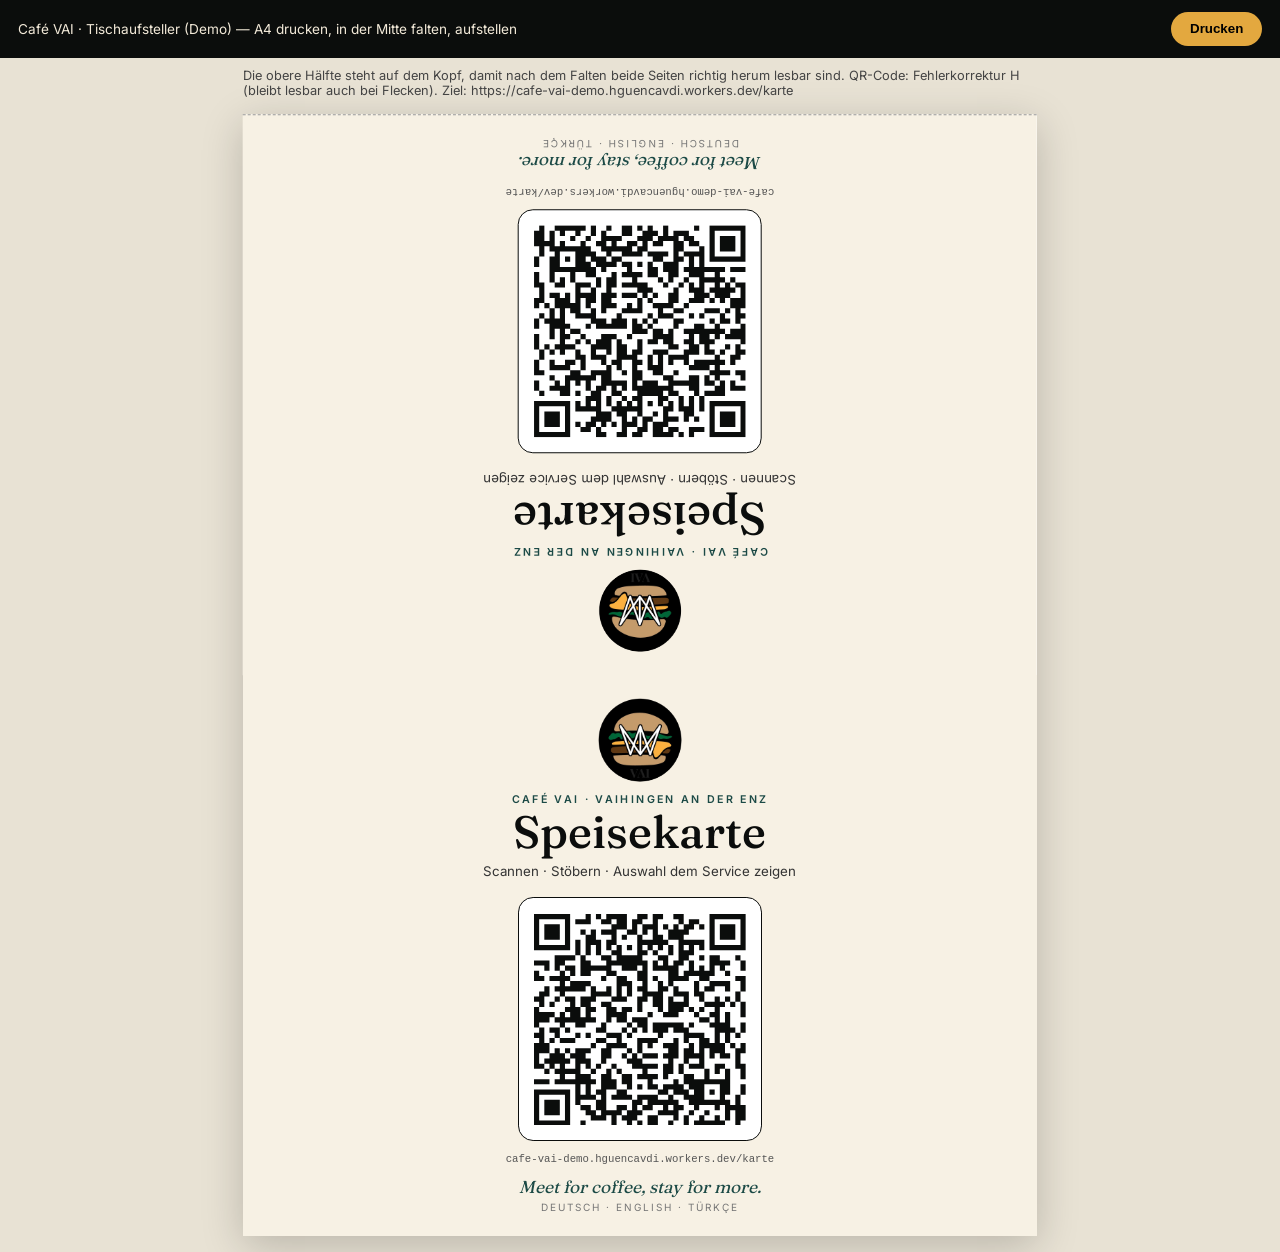
<file: qr.html>
<!DOCTYPE html><html lang="de"><head><meta charset="utf-8"><meta name="viewport" content="width=device-width,initial-scale=1">
<title>Tischaufsteller — Café VAI</title><meta name="robots" content="noindex,nofollow">
<style>
@font-face{font-family:"Inter";src:url(assets/inter-latin-wght-normal.woff2) format("woff2");font-weight:100 900}
@font-face{font-family:"Fraunces";src:url(assets/fraunces-latin-wght-normal.woff2) format("woff2");font-weight:100 900}
body{background:#e8e2d4;color:#111;margin:0;font-family:Inter,system-ui,sans-serif}
.bar{position:sticky;top:0;background:#0b0d0c;color:#f3ead9;padding:12px 18px;display:flex;gap:14px;align-items:center;justify-content:space-between;font-size:.85rem;z-index:5}
.bar button{background:#e3a83f;border:0;border-radius:99px;padding:.7em 1.4em;font-weight:700;cursor:pointer}
.sheet{width:210mm;height:297mm;margin:16px auto;background:#fff;display:grid;grid-template-rows:1fr 1fr;box-shadow:0 10px 40px rgba(0,0,0,.2);position:relative}
.card{display:grid;place-items:center;position:relative;background:#f7f1e4;border-bottom:.3mm dashed #999}
.card.flip{transform:rotate(180deg)}
.card:last-child{border:0}
.in{text-align:center;width:150mm}
.logo{width:22mm;height:22mm;border-radius:50%;margin:0 auto 3mm;display:block}
.eb{font-size:8pt;letter-spacing:.22em;text-transform:uppercase;color:#1c4a46;margin:0 0 1mm;font-weight:600}
h1{font-family:Fraunces,Georgia,serif;font-weight:500;font-size:34pt;margin:0 0 2mm;color:#0b0d0c;line-height:1}
.sub{font-size:10pt;color:#333;margin:0 0 5mm}
.qr{width:56mm;height:56mm;margin:0 auto 3mm;padding:4mm;background:#fff;border:.4mm solid #0b0d0c;border-radius:4mm;box-sizing:content-box}
.qr svg{width:100%;height:100%;display:block}
.url{font-size:8pt;color:#555;margin:0 0 3mm;font-family:ui-monospace,monospace}
.mot{font-family:Fraunces,Georgia,serif;font-style:italic;font-size:13pt;color:#1c4a46;margin:0 0 1mm}
.lng{font-size:7.5pt;letter-spacing:.2em;text-transform:uppercase;color:#777;margin:0}
.hint{max-width:210mm;margin:10px auto;font-size:.8rem;color:#444;padding:0 10px}
@page{size:A4 portrait;margin:0}
@media print{body{background:#fff}.bar,.hint{display:none}.sheet{margin:0;box-shadow:none}}
</style></head><body>
<div class="bar"><span>Café VAI · Tischaufsteller (Demo) — A4 drucken, in der Mitte falten, aufstellen</span><button onclick="print()">Drucken</button></div>
<p class="hint">Die obere Hälfte steht auf dem Kopf, damit nach dem Falten beide Seiten richtig herum lesbar sind. QR-Code: Fehlerkorrektur H (bleibt lesbar auch bei Flecken). Ziel: https://cafe-vai-demo.hguencavdi.workers.dev/karte</p>
<div class="sheet"><div class="card flip"><div class="in">
  <img class="logo" src="assets/logo-disc.png" alt="">
  <p class="eb">Café VAI · Vaihingen an der Enz</p>
  <h1>Speisekarte</h1>
  <p class="sub">Scannen · Stöbern · Auswahl dem Service zeigen</p>
  <div class="qr"><svg xmlns="http://www.w3.org/2000/svg" viewBox="0 0 410 410" class="segno"><path transform="scale(10)" class="qrline" stroke="#0b0d0c" d="M0 0.5h7m3 0h1m1 0h1m1 0h4m2 0h2m1 0h2m2 0h2m5 0h7m-41 1h1m5 0h1m1 0h3m2 0h2m1 0h2m1 0h2m2 0h1m4 0h1m1 0h2m2 0h1m5 0h1m-41 1h1m1 0h3m1 0h1m8 0h3m1 0h1m1 0h3m1 0h1m1 0h1m1 0h2m1 0h1m1 0h1m1 0h3m1 0h1m-41 1h1m1 0h3m1 0h1m2 0h1m1 0h1m1 0h3m2 0h2m1 0h1m1 0h1m2 0h4m4 0h1m1 0h3m1 0h1m-41 1h1m1 0h3m1 0h1m3 0h2m3 0h1m1 0h1m2 0h1m2 0h2m1 0h3m5 0h1m1 0h3m1 0h1m-41 1h1m5 0h1m1 0h1m1 0h3m1 0h2m4 0h6m2 0h5m1 0h1m5 0h1m-41 1h7m1 0h1m1 0h1m1 0h1m1 0h1m1 0h1m1 0h1m1 0h1m1 0h1m1 0h1m1 0h1m1 0h1m1 0h1m1 0h1m1 0h7m-33 1h1m1 0h1m1 0h1m2 0h2m3 0h2m1 0h1m2 0h1m1 0h3m-27 1h4m1 0h1m3 0h2m1 0h5m3 0h2m2 0h2m2 0h1m1 0h2m3 0h1m-40 1h3m1 0h2m3 0h2m3 0h8m1 0h1m1 0h1m1 0h2m1 0h1m3 0h4m2 0h1m-39 1h1m1 0h1m1 0h2m1 0h6m2 0h3m1 0h1m1 0h5m2 0h1m1 0h1m1 0h1m1 0h1m3 0h1m-41 1h1m4 0h1m1 0h1m1 0h2m3 0h2m4 0h2m4 0h2m1 0h6m2 0h1m-38 1h2m1 0h4m6 0h1m2 0h2m2 0h2m1 0h1m2 0h4m2 0h2m5 0h2m-36 1h1m1 0h4m5 0h3m2 0h1m2 0h1m1 0h1m4 0h1m2 0h4m2 0h1m-39 1h1m1 0h6m1 0h1m2 0h1m1 0h1m1 0h1m1 0h2m2 0h2m1 0h1m3 0h1m1 0h2m2 0h1m2 0h1m-40 1h2m2 0h1m5 0h4m1 0h1m1 0h1m2 0h4m2 0h3m1 0h2m6 0h1m-40 1h2m2 0h1m1 0h2m1 0h3m3 0h3m2 0h2m1 0h2m1 0h1m2 0h1m2 0h1m2 0h1m1 0h1m1 0h1m-39 1h1m1 0h1m3 0h1m1 0h2m2 0h2m5 0h1m2 0h2m1 0h4m3 0h4m1 0h1m1 0h1m-41 1h1m5 0h3m1 0h2m2 0h2m1 0h2m1 0h1m3 0h1m1 0h3m1 0h1m1 0h1m2 0h1m4 0h1m-41 1h4m1 0h1m1 0h2m1 0h1m3 0h4m4 0h1m2 0h3m3 0h1m2 0h2m1 0h1m2 0h1m-41 1h3m1 0h8m2 0h1m1 0h2m1 0h3m10 0h2m1 0h1m1 0h1m-38 1h1m4 0h1m2 0h2m3 0h1m4 0h1m1 0h2m1 0h6m1 0h1m3 0h4m2 0h1m-40 1h1m1 0h2m1 0h1m5 0h2m3 0h1m1 0h1m1 0h1m1 0h3m1 0h3m5 0h4m1 0h1m-41 1h2m2 0h1m3 0h1m1 0h1m3 0h3m1 0h1m5 0h1m4 0h4m2 0h1m1 0h1m1 0h1m-39 1h1m1 0h1m1 0h3m4 0h2m2 0h1m3 0h4m3 0h1m1 0h1m2 0h2m1 0h1m1 0h1m-38 1h3m8 0h1m2 0h4m2 0h1m1 0h1m2 0h3m2 0h1m1 0h5m1 0h1m1 0h1m-41 1h3m1 0h1m1 0h1m1 0h3m2 0h2m3 0h1m1 0h1m5 0h2m1 0h2m1 0h1m1 0h3m2 0h2m-41 1h1m2 0h3m1 0h3m3 0h2m2 0h1m1 0h1m1 0h3m1 0h3m1 0h4m1 0h1m1 0h2m1 0h1m-40 1h1m1 0h5m1 0h3m2 0h1m4 0h3m5 0h1m2 0h1m2 0h1m6 0h1m-40 1h2m1 0h1m1 0h1m2 0h1m1 0h1m1 0h1m2 0h1m3 0h5m1 0h2m1 0h1m1 0h3m2 0h2m2 0h2m-39 1h1m1 0h5m2 0h1m2 0h1m1 0h1m4 0h1m3 0h2m1 0h1m4 0h1m1 0h1m1 0h1m2 0h1m-36 1h1m2 0h3m2 0h2m2 0h2m1 0h4m1 0h1m3 0h2m2 0h1m3 0h1m2 0h1m-41 1h3m1 0h8m1 0h3m1 0h2m3 0h1m4 0h1m1 0h9m-30 1h1m1 0h1m2 0h3m2 0h1m1 0h1m1 0h2m1 0h4m1 0h3m3 0h2m2 0h1m-41 1h7m1 0h1m1 0h1m1 0h2m2 0h2m6 0h2m1 0h3m1 0h2m1 0h1m1 0h2m2 0h1m-41 1h1m5 0h1m1 0h4m1 0h1m1 0h4m1 0h4m2 0h1m2 0h4m3 0h1m2 0h1m-40 1h1m1 0h3m1 0h1m1 0h1m3 0h2m5 0h2m1 0h6m2 0h8m1 0h1m-40 1h1m1 0h3m1 0h1m2 0h2m1 0h2m2 0h2m1 0h1m1 0h2m2 0h1m1 0h2m2 0h1m3 0h1m1 0h4m-41 1h1m1 0h3m1 0h1m3 0h2m1 0h4m1 0h3m3 0h4m2 0h1m2 0h1m3 0h1m1 0h2m-41 1h1m5 0h1m4 0h3m1 0h1m1 0h3m2 0h2m3 0h1m1 0h1m2 0h1m2 0h1m1 0h1m1 0h2m-41 1h7m2 0h1m5 0h1m2 0h1m1 0h1m1 0h2m2 0h1m2 0h1m1 0h6m2 0h1"/></svg></div>
  <p class="url">cafe-vai-demo.hguencavdi.workers.dev/karte</p>
  <p class="mot">Meet for coffee, stay for more.</p>
  <p class="lng">Deutsch · English · Türkçe</p>
</div></div><div class="card"><div class="in">
  <img class="logo" src="assets/logo-disc.png" alt="">
  <p class="eb">Café VAI · Vaihingen an der Enz</p>
  <h1>Speisekarte</h1>
  <p class="sub">Scannen · Stöbern · Auswahl dem Service zeigen</p>
  <div class="qr"><svg xmlns="http://www.w3.org/2000/svg" viewBox="0 0 410 410" class="segno"><path transform="scale(10)" class="qrline" stroke="#0b0d0c" d="M0 0.5h7m3 0h1m1 0h1m1 0h4m2 0h2m1 0h2m2 0h2m5 0h7m-41 1h1m5 0h1m1 0h3m2 0h2m1 0h2m1 0h2m2 0h1m4 0h1m1 0h2m2 0h1m5 0h1m-41 1h1m1 0h3m1 0h1m8 0h3m1 0h1m1 0h3m1 0h1m1 0h1m1 0h2m1 0h1m1 0h1m1 0h3m1 0h1m-41 1h1m1 0h3m1 0h1m2 0h1m1 0h1m1 0h3m2 0h2m1 0h1m1 0h1m2 0h4m4 0h1m1 0h3m1 0h1m-41 1h1m1 0h3m1 0h1m3 0h2m3 0h1m1 0h1m2 0h1m2 0h2m1 0h3m5 0h1m1 0h3m1 0h1m-41 1h1m5 0h1m1 0h1m1 0h3m1 0h2m4 0h6m2 0h5m1 0h1m5 0h1m-41 1h7m1 0h1m1 0h1m1 0h1m1 0h1m1 0h1m1 0h1m1 0h1m1 0h1m1 0h1m1 0h1m1 0h1m1 0h1m1 0h1m1 0h7m-33 1h1m1 0h1m1 0h1m2 0h2m3 0h2m1 0h1m2 0h1m1 0h3m-27 1h4m1 0h1m3 0h2m1 0h5m3 0h2m2 0h2m2 0h1m1 0h2m3 0h1m-40 1h3m1 0h2m3 0h2m3 0h8m1 0h1m1 0h1m1 0h2m1 0h1m3 0h4m2 0h1m-39 1h1m1 0h1m1 0h2m1 0h6m2 0h3m1 0h1m1 0h5m2 0h1m1 0h1m1 0h1m1 0h1m3 0h1m-41 1h1m4 0h1m1 0h1m1 0h2m3 0h2m4 0h2m4 0h2m1 0h6m2 0h1m-38 1h2m1 0h4m6 0h1m2 0h2m2 0h2m1 0h1m2 0h4m2 0h2m5 0h2m-36 1h1m1 0h4m5 0h3m2 0h1m2 0h1m1 0h1m4 0h1m2 0h4m2 0h1m-39 1h1m1 0h6m1 0h1m2 0h1m1 0h1m1 0h1m1 0h2m2 0h2m1 0h1m3 0h1m1 0h2m2 0h1m2 0h1m-40 1h2m2 0h1m5 0h4m1 0h1m1 0h1m2 0h4m2 0h3m1 0h2m6 0h1m-40 1h2m2 0h1m1 0h2m1 0h3m3 0h3m2 0h2m1 0h2m1 0h1m2 0h1m2 0h1m2 0h1m1 0h1m1 0h1m-39 1h1m1 0h1m3 0h1m1 0h2m2 0h2m5 0h1m2 0h2m1 0h4m3 0h4m1 0h1m1 0h1m-41 1h1m5 0h3m1 0h2m2 0h2m1 0h2m1 0h1m3 0h1m1 0h3m1 0h1m1 0h1m2 0h1m4 0h1m-41 1h4m1 0h1m1 0h2m1 0h1m3 0h4m4 0h1m2 0h3m3 0h1m2 0h2m1 0h1m2 0h1m-41 1h3m1 0h8m2 0h1m1 0h2m1 0h3m10 0h2m1 0h1m1 0h1m-38 1h1m4 0h1m2 0h2m3 0h1m4 0h1m1 0h2m1 0h6m1 0h1m3 0h4m2 0h1m-40 1h1m1 0h2m1 0h1m5 0h2m3 0h1m1 0h1m1 0h1m1 0h3m1 0h3m5 0h4m1 0h1m-41 1h2m2 0h1m3 0h1m1 0h1m3 0h3m1 0h1m5 0h1m4 0h4m2 0h1m1 0h1m1 0h1m-39 1h1m1 0h1m1 0h3m4 0h2m2 0h1m3 0h4m3 0h1m1 0h1m2 0h2m1 0h1m1 0h1m-38 1h3m8 0h1m2 0h4m2 0h1m1 0h1m2 0h3m2 0h1m1 0h5m1 0h1m1 0h1m-41 1h3m1 0h1m1 0h1m1 0h3m2 0h2m3 0h1m1 0h1m5 0h2m1 0h2m1 0h1m1 0h3m2 0h2m-41 1h1m2 0h3m1 0h3m3 0h2m2 0h1m1 0h1m1 0h3m1 0h3m1 0h4m1 0h1m1 0h2m1 0h1m-40 1h1m1 0h5m1 0h3m2 0h1m4 0h3m5 0h1m2 0h1m2 0h1m6 0h1m-40 1h2m1 0h1m1 0h1m2 0h1m1 0h1m1 0h1m2 0h1m3 0h5m1 0h2m1 0h1m1 0h3m2 0h2m2 0h2m-39 1h1m1 0h5m2 0h1m2 0h1m1 0h1m4 0h1m3 0h2m1 0h1m4 0h1m1 0h1m1 0h1m2 0h1m-36 1h1m2 0h3m2 0h2m2 0h2m1 0h4m1 0h1m3 0h2m2 0h1m3 0h1m2 0h1m-41 1h3m1 0h8m1 0h3m1 0h2m3 0h1m4 0h1m1 0h9m-30 1h1m1 0h1m2 0h3m2 0h1m1 0h1m1 0h2m1 0h4m1 0h3m3 0h2m2 0h1m-41 1h7m1 0h1m1 0h1m1 0h2m2 0h2m6 0h2m1 0h3m1 0h2m1 0h1m1 0h2m2 0h1m-41 1h1m5 0h1m1 0h4m1 0h1m1 0h4m1 0h4m2 0h1m2 0h4m3 0h1m2 0h1m-40 1h1m1 0h3m1 0h1m1 0h1m3 0h2m5 0h2m1 0h6m2 0h8m1 0h1m-40 1h1m1 0h3m1 0h1m2 0h2m1 0h2m2 0h2m1 0h1m1 0h2m2 0h1m1 0h2m2 0h1m3 0h1m1 0h4m-41 1h1m1 0h3m1 0h1m3 0h2m1 0h4m1 0h3m3 0h4m2 0h1m2 0h1m3 0h1m1 0h2m-41 1h1m5 0h1m4 0h3m1 0h1m1 0h3m2 0h2m3 0h1m1 0h1m2 0h1m2 0h1m1 0h1m1 0h2m-41 1h7m2 0h1m5 0h1m2 0h1m1 0h1m1 0h2m2 0h1m2 0h1m1 0h6m2 0h1"/></svg></div>
  <p class="url">cafe-vai-demo.hguencavdi.workers.dev/karte</p>
  <p class="mot">Meet for coffee, stay for more.</p>
  <p class="lng">Deutsch · English · Türkçe</p>
</div></div></div>
</body></html>
</file>
<file: style.css>
/* Café VAI — Demo */
@font-face{font-family:"Fraunces";src:url(assets/fraunces-latin-wght-normal.woff2) format("woff2");font-weight:100 900;font-style:normal;font-display:swap}
@font-face{font-family:"Fraunces";src:url(assets/fraunces-latin-wght-italic.woff2) format("woff2");font-weight:100 900;font-style:italic;font-display:swap}
@font-face{font-family:"Inter";src:url(assets/inter-latin-wght-normal.woff2) format("woff2");font-weight:100 900;font-style:normal;font-display:swap}

:root{
  --bg:#0b0d0c;--bg2:#101412;--card:#161b18;--line:rgba(243,234,217,.12);
  --cream:#f3ead9;--muted:#a9a596;--teal:#1c4a46;--teal2:#3a9a8b;--amber:#e3a83f;--chili:#d8432f;
  --serif:"Fraunces",Georgia,serif;--sans:"Inter",system-ui,sans-serif;
  --pad:clamp(20px,5vw,72px);--ease:cubic-bezier(.2,.7,.2,1);
}
*{box-sizing:border-box;margin:0;padding:0}
html{background:var(--bg);-webkit-text-size-adjust:100%}
body{font-family:var(--sans);color:var(--cream);background:var(--bg);line-height:1.55;overflow-x:hidden;-webkit-font-smoothing:antialiased}
img{display:block;max-width:100%}
a{color:inherit;text-decoration:none}
button{font:inherit;color:inherit;background:none;border:0;cursor:pointer}
::selection{background:var(--amber);color:#111}
.wrap{padding-inline:var(--pad);max-width:1320px;margin-inline:auto}
.eyebrow{font-size:.74rem;letter-spacing:.22em;text-transform:uppercase;color:var(--amber);font-weight:600}
h1,h2,h3{font-family:var(--serif);font-weight:500;line-height:1.02;letter-spacing:-.01em}
h2{font-size:clamp(2.2rem,5.4vw,4.6rem)}
h2 em,.hero-word em{font-style:italic;color:var(--amber);font-weight:400}
.btn{display:inline-flex;align-items:center;gap:.6em;padding:.95em 1.6em;border-radius:99px;font-weight:600;font-size:.92rem;transition:transform .3s var(--ease),background .3s,color .3s,border-color .3s}
.btn-amber{background:var(--amber);color:#14110a}
.btn-amber:hover{transform:translateY(-2px);background:#f0b84d}
.btn-ghost{border:1px solid var(--line);color:var(--cream)}
.btn-ghost:hover{border-color:var(--amber);color:var(--amber)}

/* progress + nav */
#bar{position:fixed;inset:0 auto auto 0;height:3px;width:100%;transform-origin:0 50%;transform:scaleX(0);background:linear-gradient(90deg,var(--teal2),var(--amber));z-index:90}
.nav{position:fixed;inset:0 0 auto 0;z-index:80;display:flex;align-items:center;justify-content:space-between;padding:14px var(--pad);transition:background .4s,backdrop-filter .4s,transform .5s var(--ease)}
.nav.solid{background:rgba(11,13,12,.72);backdrop-filter:blur(14px);-webkit-backdrop-filter:blur(14px);border-bottom:1px solid var(--line)}
.nav.hide{transform:translateY(-100%)}
.brand{display:flex;align-items:center;gap:12px;font-family:var(--serif);font-size:1.35rem;letter-spacing:.02em}
.brand img{width:40px;height:40px;border-radius:50%}
.brand small{font-family:var(--sans);font-size:.62rem;letter-spacing:.24em;color:var(--muted);display:block;margin-top:-2px}
.nav ul{display:flex;gap:30px;list-style:none;font-size:.88rem}
.nav ul a{color:var(--muted);transition:color .25s;position:relative;padding:6px 0}
.nav ul a::after{content:"";position:absolute;left:0;right:0;bottom:0;height:1px;background:var(--amber);transform:scaleX(0);transform-origin:left;transition:transform .35s var(--ease)}
.nav ul a:hover,.nav ul a.on{color:var(--cream)}
.nav ul a.on::after,.nav ul a:hover::after{transform:scaleX(1)}
.nav .btn{padding:.7em 1.3em;font-size:.84rem}
.burger{display:none;width:44px;height:44px;border:1px solid var(--line);border-radius:50%;position:relative}
.burger i{position:absolute;left:13px;right:13px;height:1.5px;background:var(--cream);transition:transform .3s,top .3s}
.burger i:nth-child(1){top:18px}.burger i:nth-child(2){top:25px}
.burger.open i:nth-child(1){top:21px;transform:rotate(45deg)}
.burger.open i:nth-child(2){top:21px;transform:rotate(-45deg)}
.sheet{position:fixed;inset:0;z-index:70;background:rgba(11,13,12,.97);display:flex;flex-direction:column;justify-content:center;gap:6px;padding:0 var(--pad);opacity:0;pointer-events:none;transition:opacity .35s}
.sheet.open{opacity:1;pointer-events:auto}
.sheet a{font-family:var(--serif);font-size:2.4rem;padding:8px 0;border-bottom:1px solid var(--line)}

/* ============ HERO (pinned) ============ */
.hero{position:relative;height:300vh}
.hero-stage{position:sticky;top:0;height:100vh;height:100svh;overflow:hidden;background:var(--bg)}
.hero-bgtext{position:absolute;inset:0;display:grid;place-items:center;font-family:var(--serif);font-weight:300;font-size:clamp(14rem,44vw,42rem);line-height:.8;letter-spacing:-.04em;color:transparent;-webkit-text-stroke:1.5px rgba(243,234,217,.16);user-select:none;will-change:transform,opacity}
.hero-frame{position:absolute;inset:0;overflow:hidden;will-change:clip-path;background:#000}
.slide{position:absolute;inset:0;will-change:opacity,transform}
.slide img{width:100%;height:100%;object-fit:cover}
.hero-frame::after{content:"";position:absolute;inset:0;background:linear-gradient(180deg,rgba(0,0,0,.45) 0,rgba(0,0,0,0) 22%,rgba(0,0,0,.05) 38%,rgba(0,0,0,.9) 100%)}
.hero-intro{position:absolute;left:0;right:0;bottom:3.5vh;text-align:center;z-index:5;will-change:opacity,transform;padding:0 var(--pad)}
.hero-intro h1{font-size:clamp(2.2rem,4.6vw,3.8rem);margin-bottom:8px}
.hero-intro p{color:var(--muted);letter-spacing:.2em;text-transform:uppercase;font-size:.72rem}
.hint{display:inline-flex;flex-direction:column;align-items:center;gap:10px;margin-top:28px;font-size:.68rem;letter-spacing:.26em;text-transform:uppercase;color:var(--cream)}
.mouse{width:24px;height:38px;border:1.5px solid var(--cream);border-radius:14px;position:relative}
.mouse::after{content:"";position:absolute;left:50%;top:7px;width:3px;height:7px;margin-left:-1.5px;border-radius:2px;background:var(--amber);animation:wheel 1.6s infinite}
@keyframes wheel{0%{transform:translateY(0);opacity:1}70%{transform:translateY(12px);opacity:0}100%{opacity:0}}
.hero-caps{position:absolute;inset:0;z-index:6;pointer-events:none}
.cap{position:absolute;left:calc(var(--pad) + 3vw);bottom:calc(8vh + 4px);right:var(--pad);will-change:opacity,transform}
.cap .eyebrow{display:block;margin-bottom:12px}
.hero-word{font-family:var(--serif);font-size:clamp(3.4rem,11.5vw,10rem);font-weight:400;line-height:.9;letter-spacing:-.025em}
.cap p{max-width:460px;color:#efe8d8;text-shadow:0 1px 14px rgba(0,0,0,.8);margin-top:18px;font-size:clamp(.92rem,1.3vw,1.05rem)}
.chip{display:inline-block;margin-top:16px;padding:.5em 1em;border:1px solid rgba(243,234,217,.35);border-radius:99px;font-size:.8rem;backdrop-filter:blur(8px);background:rgba(0,0,0,.28)}
.chip b{color:var(--amber)}
.ticks{position:absolute;right:calc(var(--pad) - 6px);top:50%;z-index:7;display:flex;flex-direction:column;gap:14px;transform:translateY(-50%);opacity:0}
.ticks i{display:block;width:2px;height:34px;background:rgba(243,234,217,.28);border-radius:2px;overflow:hidden;position:relative}
.ticks i b{position:absolute;inset:0;background:var(--amber);transform-origin:top;transform:scaleY(0)}
.count{position:absolute;left:calc(var(--pad) + 3vw);top:calc(80px + 3vh);z-index:7;font-size:.74rem;letter-spacing:.24em;color:var(--cream);opacity:0}
.count b{color:var(--amber);font-weight:600}

/* ============ INTRO / word fill ============ */
.intro{padding:clamp(100px,16vh,200px) 0}
.intro-grid{display:grid;grid-template-columns:1.25fr .75fr;gap:clamp(30px,6vw,100px);align-items:center}
.fill{font-family:var(--serif);font-size:clamp(1.7rem,3.8vw,3.3rem);line-height:1.18;font-weight:400}
.fill span{opacity:.16;transition:opacity .25s linear;display:inline-block;margin-right:.26em}
.fill span.on{opacity:1}
.fill span.am.on{color:var(--amber);font-style:italic}
.intro figure{position:relative;border-radius:200px 200px 24px 24px;overflow:hidden;aspect-ratio:4/5;background:#000}
.intro figure img{position:absolute;left:0;top:-10%;width:100%;height:120%;object-fit:cover;will-change:transform}
.intro figcaption{position:absolute;left:0;right:0;bottom:0;padding:50px 22px 20px;background:linear-gradient(transparent,rgba(0,0,0,.8));font-size:.76rem;letter-spacing:.14em;text-transform:uppercase;color:var(--cream)}
.facts{display:grid;grid-template-columns:repeat(4,1fr);gap:1px;background:var(--line);margin-top:clamp(70px,10vh,130px);border:1px solid var(--line);border-radius:20px;overflow:hidden}
.fact{background:var(--bg);padding:clamp(22px,3vw,42px)}
.fact b{display:block;font-family:var(--serif);font-weight:400;font-size:clamp(2.2rem,4.4vw,3.8rem);color:var(--amber);line-height:1}
.fact span{display:block;margin-top:10px;font-size:.82rem;color:var(--muted)}

/* ============ MENU (horizontal pinned) ============ */
.menu-sec{position:relative;background:var(--bg2)}
.hmenu-stage{position:sticky;top:0;height:100vh;height:100svh;overflow:hidden;display:flex;flex-direction:column}
.hmenu-track{display:flex;flex:1;min-height:0;align-items:stretch;will-change:transform;padding-top:76px}
.panel{flex:0 0 auto;width:min(78vw,1100px);display:grid;grid-template-columns:minmax(0,.9fr) minmax(0,1.1fr);gap:clamp(22px,3vw,48px);padding:2vh clamp(18px,2.4vw,40px) 3vh;align-items:center}
.panel.lead{width:min(60vw,720px);display:flex;flex-direction:column;justify-content:center;padding-left:var(--pad);grid-template-columns:none}
.panel.lead h2{margin:14px 0 18px}
.panel.lead p{color:var(--muted);max-width:420px}
.panel.lead .arrow{margin-top:34px;display:flex;align-items:center;gap:14px;color:var(--amber);font-size:.75rem;letter-spacing:.24em;text-transform:uppercase}
.panel.lead .arrow i{display:block;width:70px;height:1px;background:var(--amber);position:relative;animation:slide 1.8s infinite}
.panel.lead .arrow i::after{content:"";position:absolute;right:0;top:-3px;width:7px;height:7px;border-top:1px solid var(--amber);border-right:1px solid var(--amber);transform:rotate(45deg)}
@keyframes slide{50%{transform:translateX(14px)}}
.pimg{position:relative;height:100%;max-height:74vh;border-radius:22px;overflow:hidden;background:#000}
.pimg img{width:100%;height:100%;object-fit:cover}
.pimg .duo{display:grid;grid-template-rows:1fr 1fr;height:100%;gap:6px}
.pimg .tag{position:absolute;left:16px;top:16px;padding:.4em .9em;border-radius:99px;background:rgba(0,0,0,.55);backdrop-filter:blur(8px);font-size:.7rem;letter-spacing:.18em;text-transform:uppercase}
.pnum{font-family:var(--serif);color:rgba(243,234,217,.14);font-size:clamp(3rem,6vw,5.2rem);line-height:1;font-weight:300}
.panel h3{font-size:clamp(2rem,3.8vw,3.4rem);margin:2px 0 6px}
.panel .sub{color:var(--muted);font-size:.86rem;margin-bottom:clamp(10px,2vh,22px)}
.items{list-style:none}
.items li{display:grid;grid-template-columns:1fr auto;gap:2px 18px;padding:clamp(6px,1.1vh,11px) 0;border-bottom:1px dashed var(--line);align-items:baseline}
.items li strong{font-weight:600;font-size:clamp(.88rem,1.1vw,1rem)}
.items li strong small{display:inline-block;margin-left:8px;padding:.18em .6em;border-radius:99px;background:var(--amber);color:#14110a;font-size:.62rem;letter-spacing:.1em;text-transform:uppercase;vertical-align:middle}
.items li span{font-size:.78rem;color:var(--muted);grid-column:1}
.items li em{grid-column:2;grid-row:1 / span 2;font-style:normal;font-family:var(--serif);font-size:clamp(1rem,1.4vw,1.25rem);color:var(--amber);white-space:nowrap;align-self:center}
.extras{margin-top:12px;font-size:.78rem;color:var(--muted);line-height:1.6}
.extras b{color:var(--cream);font-weight:600}
.hprog{position:absolute;left:var(--pad);right:var(--pad);bottom:3vh;display:flex;gap:10px;z-index:3}
.hprog button{flex:1;text-align:left;font-size:.66rem;letter-spacing:.16em;text-transform:uppercase;color:var(--muted);padding-top:10px;border-top:2px solid var(--line);position:relative;transition:color .3s}
.hprog button::before{content:"";position:absolute;left:0;top:-2px;height:2px;width:calc(var(--f,0) * 100%);background:var(--amber)}
.hprog button.on{color:var(--cream)}

/* ============ SPOTLIGHT (parallax) ============ */
.spot{position:relative;height:130vh;overflow:hidden}
.spot-bg{position:absolute;left:0;top:-15%;width:100%;height:130%;will-change:transform}
.spot-bg img{width:100%;height:100%;object-fit:cover}
.spot::before{content:"";position:absolute;inset:0;z-index:1;background:linear-gradient(90deg,rgba(11,13,12,.92) 8%,rgba(11,13,12,.5) 55%,rgba(11,13,12,.15)),linear-gradient(0deg,var(--bg) 0,transparent 25%,transparent 75%,var(--bg2) 100%)}
.spot-in{position:sticky;top:0;height:100vh;height:100svh;z-index:2;display:flex;align-items:center}
.spot-in h2{font-size:clamp(2.6rem,7vw,6.4rem);margin:16px 0 20px}
.spot-in p{max-width:470px;color:#d6cfbe;margin-bottom:26px}
.price-big{display:flex;flex-wrap:wrap;align-items:baseline;gap:6px 14px;margin-bottom:28px;font-family:var(--serif)}
.price-big b{white-space:nowrap;font-size:clamp(3rem,6vw,5rem);font-weight:400;color:var(--amber);line-height:1}
.price-big span{color:var(--muted);font-family:var(--sans);font-size:.88rem}

/* ============ ORDER STORY (pinned phone) ============ */
.story{position:relative;height:250vh;background:var(--bg)}
.story-stage{position:sticky;top:0;height:100vh;height:100svh;overflow:hidden;display:flex;align-items:center}
.story-grid{display:grid;grid-template-columns:1fr auto;gap:clamp(30px,7vw,120px);align-items:center;width:100%}
.story h2{margin:14px 0 clamp(18px,4vh,40px)}
.steps{list-style:none;position:relative}
.step{display:grid;grid-template-columns:auto 1fr;gap:18px;padding:clamp(10px,2vh,18px) 0;border-top:1px solid var(--line);opacity:.32;transition:opacity .5s,transform .5s var(--ease)}
.step.on{opacity:1;transform:translateX(10px)}
.step .n{font-family:var(--serif);color:var(--amber);font-size:1.5rem;line-height:1.1;min-width:2ch}
.step h3{font-family:var(--sans);font-size:1.05rem;font-weight:600;margin-bottom:2px}
.step p{font-size:.88rem;color:var(--muted);max-width:430px;max-height:0;overflow:hidden;transition:max-height .5s var(--ease)}
.step.on p{max-height:120px}
.badges{display:flex;flex-wrap:wrap;gap:10px;margin-top:clamp(16px,3vh,32px)}
.badge{padding:.55em 1em;border:1px solid var(--line);border-radius:99px;font-size:.78rem;color:var(--muted)}
.badge b{color:var(--amber)}
.phone-col{position:relative;display:grid;place-items:center}
.phone{--ph:min(70vh,640px);font-size:calc(var(--ph) / 39);width:calc(var(--ph) * .49);height:var(--ph);border-radius:3.1em;padding:.6em;background:linear-gradient(145deg,#2a2f2c,#0e110f);box-shadow:0 0 0 1.5px #3b423e,0 40px 90px rgba(0,0,0,.7),0 0 120px rgba(58,154,139,.16);position:relative}
.phone::before{content:"";position:absolute;left:50%;top:1.15em;width:5.4em;height:1.4em;margin-left:-2.7em;background:#000;border-radius:1em;z-index:6}
.screen-wrap{position:relative;width:100%;height:100%;border-radius:2.6em;overflow:hidden;background:#0a0c0b}
.screen{position:absolute;inset:0;padding:3.6em 1.2em 1.4em;opacity:0;transform:translateY(24px) scale(.98);transition:opacity .5s,transform .6s var(--ease);display:flex;flex-direction:column}
.screen.on{opacity:1;transform:none}
.s-title{font-family:var(--serif);font-size:1.7em;margin-bottom:.15em}
.s-sub{font-size:.8em;color:var(--muted);margin-bottom:.9em}
.mrow{display:flex;align-items:center;gap:.7em;padding:.62em .7em;border-radius:1em;background:#151a17;margin-bottom:.5em;font-size:.86em;border:1px solid transparent}
.mrow span{flex:1;line-height:1.25}
.mrow small{display:block;color:var(--muted);font-size:.78em}
.mrow em{font-style:normal;color:var(--amber);font-family:var(--serif)}
.plus{width:1.8em;height:1.8em;border-radius:50%;background:var(--amber);color:#14110a;display:grid;place-items:center;font-weight:700;font-size:1em}
.screen.on .mrow.hit{animation:hit 1.2s .5s both}
@keyframes hit{0%{border-color:transparent}30%,100%{border-color:var(--amber);background:#232016}}
.screen.on .mrow.hit .plus{animation:pop .5s .9s both}
@keyframes pop{50%{transform:scale(1.4)}}
.cart-line{display:flex;justify-content:space-between;gap:.6em;padding:.7em 0;border-bottom:1px dashed rgba(243,234,217,.14);font-size:.88em;opacity:0}
.screen.on .cart-line{animation:rise .55s var(--ease) both}
.screen.on .cart-line:nth-of-type(1){animation-delay:.25s}.screen.on .cart-line:nth-of-type(2){animation-delay:.55s}.screen.on .cart-line:nth-of-type(3){animation-delay:.85s}
@keyframes rise{from{opacity:0;transform:translateY(14px)}to{opacity:1;transform:none}}
.cart-line b{font-weight:600}.cart-line em{font-style:normal;color:var(--amber)}
.total{margin-top:auto}
.total div{display:flex;justify-content:space-between;font-size:.84em;color:var(--muted);padding:.2em 0}
.total .sum{font-family:var(--serif);font-size:1.5em;color:var(--cream);padding:.5em 0 .8em}
.total .sum em{font-style:normal;color:var(--amber)}
.okline{color:var(--teal2)!important}
.cta-fake{display:block;text-align:center;border-radius:1em;background:#25d366;color:#052e16;font-weight:700;padding:.95em;font-size:.92em}
.wa-head{display:flex;align-items:center;gap:.7em;margin:-.3em -1.2em .8em;padding:.2em 1.2em .8em;border-bottom:1px solid var(--line)}
.wa-head i{width:2.2em;height:2.2em;border-radius:50%;background:url(assets/logo-disc.png) center/cover}
.wa-head b{display:block;font-size:.9em}.wa-head small{color:var(--teal2);font-size:.72em}
.bubble{align-self:flex-end;max-width:92%;background:#0f3b2f;border-radius:1em 1em .2em 1em;padding:.8em .9em;font-size:.78em;line-height:1.5;opacity:0}
.bubble b{color:#fff}
.screen.on .bubble{animation:rise .6s .35s var(--ease) both}
.reply{align-self:flex-start;max-width:80%;margin-top:.7em;background:#1a1f1c;border-radius:1em 1em 1em .2em;padding:.7em .9em;font-size:.78em;opacity:0}
.screen.on .reply{animation:rise .6s 1.5s var(--ease) both}
.ticks2{color:#53bdeb;font-size:.8em;text-align:right;margin-top:.3em}
.kitchen{background:radial-gradient(circle at 50% 18%,rgba(216,67,47,.28),transparent 60%),#0a0c0b}
.alarm{align-self:center;width:5.2em;height:5.2em;border-radius:50%;background:var(--chili);display:grid;place-items:center;font-size:1.5em;margin:.6em 0 .9em;position:relative}
.alarm::before,.alarm::after{content:"";position:absolute;inset:0;border-radius:50%;border:2px solid var(--chili);animation:ring 1.6s infinite}
.alarm::after{animation-delay:.8s}
@keyframes ring{to{transform:scale(2.1);opacity:0}}
.k-h{text-align:center;font-family:var(--serif);font-size:1.45em}
.k-s{text-align:center;color:var(--muted);font-size:.78em;margin-bottom:1em}
.k-card{background:#151a17;border-radius:1em;padding:.9em 1em;font-size:.82em;border-left:3px solid var(--chili)}
.k-card div{display:flex;justify-content:space-between;padding:.22em 0}
.k-card .t{color:var(--muted);font-size:.9em;margin-top:.5em;border-top:1px dashed var(--line);padding-top:.6em}
.k-btn{margin-top:auto;border-radius:1em;background:var(--teal2);color:#04211c;text-align:center;font-weight:700;padding:.9em;font-size:.9em}

/* ============ KARTEN ============ */
.bs{padding:clamp(90px,14vh,170px) 0;background:var(--bg2)}
.bs-head{display:grid;grid-template-columns:1fr 1fr;gap:40px;align-items:end;margin-bottom:clamp(36px,6vh,70px)}
.bs-head p{color:var(--muted);max-width:480px;justify-self:end}
.cards{display:grid;grid-template-columns:repeat(3,1fr);gap:18px}
.card{background:var(--card);border:1px solid var(--line);border-radius:24px;padding:clamp(24px,2.6vw,38px);position:relative;overflow:hidden;transition:transform .5s var(--ease),border-color .4s}
.card:hover{transform:translateY(-6px);border-color:rgba(227,168,63,.5)}
.card::before{content:"";position:absolute;right:-60px;top:-60px;width:180px;height:180px;border-radius:50%;background:radial-gradient(var(--teal),transparent 70%);opacity:.6}
.card .st{font-size:.68rem;letter-spacing:.2em;text-transform:uppercase;color:var(--amber)}
.card h3{font-size:1.9rem;margin:12px 0 4px;position:relative}
.card .nut{font-family:var(--serif);font-style:italic;color:var(--teal2);margin-bottom:14px;font-size:1.1rem}
.card p{color:var(--muted);font-size:.9rem;position:relative}
.card ul{list-style:none;margin-top:18px;font-size:.82rem;color:#cfc8b6;position:relative}
.card li{padding:.4em 0 .4em 1.5em;position:relative;border-top:1px dashed var(--line)}
.card li::before{content:"✓";position:absolute;left:0;color:var(--teal2)}
.pack{margin-top:22px;display:flex;gap:10px;flex-wrap:wrap;color:var(--muted);font-size:.84rem}
.pack b{color:var(--cream)}

/* ============ RESERVIERUNG + ZEITEN ============ */
.visit{padding:clamp(90px,14vh,170px) 0;background:var(--bg)}
.visit-grid{display:grid;grid-template-columns:1fr 1fr;gap:clamp(24px,4vw,60px);margin-top:clamp(30px,5vh,56px)}
.box{background:var(--card);border:1px solid var(--line);border-radius:26px;padding:clamp(24px,3vw,44px)}
.box h3{font-size:1.9rem;margin-bottom:18px}
.status{display:inline-flex;align-items:center;gap:10px;padding:.5em 1em;border-radius:99px;font-size:.8rem;border:1px solid var(--line);margin-bottom:18px}
.status i{width:9px;height:9px;border-radius:50%;background:var(--muted)}
.status.open i{background:#3fd08a;box-shadow:0 0 0 0 rgba(63,208,138,.6);animation:pulse 2s infinite}
.status.closed i{background:var(--chili)}
@keyframes pulse{70%{box-shadow:0 0 0 10px rgba(63,208,138,0)}100%{box-shadow:0 0 0 0 rgba(63,208,138,0)}}
.hours{width:100%;border-collapse:collapse;font-size:.92rem}
.hours td{padding:.7em 0;border-bottom:1px dashed var(--line)}
.hours td:last-child{text-align:right;color:var(--muted)}
.hours tr.today td{color:var(--amber);font-weight:600}
.note{font-size:.78rem;color:var(--muted);margin-top:14px}
.fld{margin-bottom:20px}
.fld label{display:block;font-size:.7rem;letter-spacing:.18em;text-transform:uppercase;color:var(--muted);margin-bottom:10px}
.chips{display:flex;flex-wrap:wrap;gap:8px}
.chips button{padding:.65em 1.1em;border-radius:99px;border:1px solid var(--line);font-size:.86rem;transition:all .25s}
.chips button:hover{border-color:var(--amber)}
.chips button.on{background:var(--amber);border-color:var(--amber);color:#14110a;font-weight:600}
.stepper{display:inline-flex;align-items:center;gap:18px;border:1px solid var(--line);border-radius:99px;padding:.3em}
.stepper button{width:40px;height:40px;border-radius:50%;background:#1f2622;font-size:1.2rem}
.stepper output{min-width:5ch;text-align:center;font-family:var(--serif);font-size:1.3rem}
.toast{margin-top:16px;padding:14px 16px;border-radius:14px;background:rgba(58,154,139,.14);border:1px solid rgba(58,154,139,.4);font-size:.84rem;display:none}
.toast.show{display:block;animation:rise .5s both}
.revs{display:flex;gap:10px;flex-wrap:wrap;margin-top:22px}
.rev{flex:1 1 180px;padding:16px;border-radius:16px;background:#12171a00;border:1px solid var(--line);font-size:.84rem;color:#cfc8b6}
.rev .s{color:var(--amber);letter-spacing:.1em;display:block;margin-bottom:6px}

/* ============ CTA / FOOTER ============ */
.cta{padding:clamp(90px,16vh,200px) 0;text-align:center;position:relative;overflow:hidden;background:var(--teal)}
.cta::before{content:"VAI";position:absolute;inset:0;display:grid;place-items:center;font-family:var(--serif);font-weight:300;font-size:min(60vw,50vh);color:rgba(0,0,0,.18);letter-spacing:-.04em;pointer-events:none}
.cta h2{position:relative;font-size:clamp(2.6rem,7vw,6rem);margin-bottom:26px}
.cta p{position:relative;color:#cde3df;max-width:520px;margin:0 auto 34px}
.cta .row{position:relative;display:flex;gap:12px;justify-content:center;flex-wrap:wrap}
footer{background:#070908;padding:clamp(50px,8vh,90px) 0 30px;font-size:.88rem;color:var(--muted)}
.fgrid{display:grid;grid-template-columns:1.3fr 1fr 1fr 1fr;gap:40px}
footer h4{font-size:.68rem;letter-spacing:.22em;text-transform:uppercase;color:var(--cream);margin-bottom:14px;font-weight:600}
footer a:hover{color:var(--amber)}
footer li{list-style:none;padding:3px 0}
.fbrand{display:flex;gap:14px;align-items:center;margin-bottom:14px}
.fbrand img{width:56px;height:56px;border-radius:50%}
.fbrand b{font-family:var(--serif);font-size:1.5rem;color:var(--cream);font-weight:500}
.legal{margin-top:46px;padding-top:22px;border-top:1px solid var(--line);display:flex;justify-content:space-between;gap:20px;flex-wrap:wrap;font-size:.76rem}
.rosette{position:fixed;left:16px;bottom:16px;z-index:85;padding:.55em 1em;border-radius:99px;background:rgba(11,13,12,.85);backdrop-filter:blur(10px);border:1px solid rgba(227,168,63,.5);font-size:.68rem;letter-spacing:.14em;text-transform:uppercase;color:var(--amber);display:flex;align-items:center;gap:8px}
.rosette::before{content:"";width:7px;height:7px;border-radius:50%;background:var(--amber)}
.sticky-cta{display:none}

/* legal pages */
.doc{max-width:760px;margin:0 auto;padding:130px var(--pad) 80px}
.doc h1{font-size:clamp(2.2rem,5vw,3.4rem);margin-bottom:26px}
.doc h2{font-size:1.5rem;margin:34px 0 10px}
.doc p,.doc li{color:#cfc8b6;margin-bottom:10px;font-size:.95rem}
.doc ul{padding-left:1.2em}
.doc a{color:var(--amber);text-decoration:underline}

/* ============ RESPONSIVE ============ */
@media (max-width:980px){
  .nav ul,.nav>.btn{display:none}.burger{display:block}
  .intro-grid{grid-template-columns:1fr}
  .intro figure{max-width:420px;border-radius:160px 160px 20px 20px}
  .facts{grid-template-columns:repeat(2,1fr)}
  .story-grid{grid-template-columns:1fr;gap:0;align-content:center}
  .story-stage{align-items:stretch}
  .phone-col{order:-1;margin-top:74px}
  .phone{--ph:min(46vh,430px)}
  .story h2{display:none}
  .badges{display:none}
  .steps{margin-top:14px}
  .step{padding:8px 0}
  .step p{font-size:.8rem}
  .step:not(.on){display:none}
  .story .wrap{padding-top:0}
  .cards{grid-template-columns:1fr}
  .bs-head,.visit-grid{grid-template-columns:1fr}
  .bs-head p{justify-self:start}
  .fgrid{grid-template-columns:1fr 1fr}
}
@media (max-width:760px){
  .panel{width:90vw;grid-template-columns:1fr;grid-template-rows:minmax(0,26vh) auto;align-content:start;align-items:start;padding-top:1vh;gap:12px}
  .panel.lead{width:84vw;display:flex;grid-template-rows:none}
  .pimg{max-height:26vh}
  .pnum{display:none}
  .panel h3{font-size:1.9rem}
  .panel .sub{margin-bottom:6px;font-size:.78rem}
  .items li{padding:5px 0}
  .items li span{display:none}
  .extras{font-size:.7rem;margin-top:8px}
  .hmenu-track{padding-top:70px}
  .hprog button{font-size:0}.hprog button.on{font-size:.62rem}
  .cap{left:var(--pad)}
  .count{left:var(--pad)}
  .ticks{display:none}
  .hero-bgtext{font-size:60vw}
  .spot-in{align-items:flex-end;padding-bottom:12vh}
  .spot::before{background:linear-gradient(0deg,rgba(11,13,12,.95) 25%,rgba(11,13,12,.35)),linear-gradient(0deg,var(--bg) 0,transparent 25%,transparent 75%,var(--bg2) 100%)}
  .fgrid{grid-template-columns:1fr}
  .sticky-cta{display:flex;position:fixed;left:12px;right:12px;bottom:12px;z-index:84;gap:8px}
  .sticky-cta a{flex:1;text-align:center;padding:.9em;border-radius:99px;font-weight:600;font-size:.86rem;backdrop-filter:blur(10px)}
  .sticky-cta a:first-child{background:var(--amber);color:#14110a}
  .sticky-cta a:last-child{background:rgba(22,27,24,.92);border:1px solid var(--line)}
  .rosette{bottom:72px;left:12px;font-size:.6rem}
}

/* reduced motion → static, no pins */
.rm .hero{height:auto}.rm .hero-stage{position:relative;height:100svh}
.rm .hmenu-stage{position:relative;height:auto;overflow:visible}
.rm .hmenu-track{flex-direction:column;transform:none!important;padding-top:80px}
.rm .panel,.rm .panel.lead{width:100%;max-width:1100px;margin-inline:auto;padding-bottom:60px}
.rm .hprog{display:none}
.rm .story{height:auto}.rm .story-stage{position:relative;height:auto;padding:90px 0}
.rm .step{opacity:1}.rm .step p{max-height:none}
.rm .fill span{opacity:1}
@media (max-width:760px){.rm .panel{grid-template-rows:auto auto}.rm .pimg{height:36vh;max-height:none}}

/* film grain hides upscaling softness */
.hero-frame::before{content:"";position:absolute;inset:0;z-index:3;pointer-events:none;opacity:.14;mix-blend-mode:overlay;background-image:url("data:image/svg+xml;utf8,<svg xmlns='http://www.w3.org/2000/svg' width='180' height='180'><filter id='n'><feTurbulence type='fractalNoise' baseFrequency='.85' numOctaves='2' stitchTiles='stitch'/><feColorMatrix values='0 0 0 0 1  0 0 0 0 1  0 0 0 0 1  0 0 0 .9 0'/></filter><rect width='100%' height='100%' filter='url(%23n)'/></svg>")}
.rm .step{display:grid!important}
@media (max-width:760px){.hero-intro{bottom:2.5vh}.hint{display:none!important}}

@media (max-width:760px){
  .cap{bottom:86px;left:var(--pad);right:var(--pad)}
  .hero-word{font-size:clamp(2.6rem,13vw,3.6rem)}
  .cap p{font-size:.84rem;margin-top:10px;max-width:none}
  .cap .eyebrow{margin-bottom:6px}
  .chip{margin-top:10px;font-size:.74rem}
  .hero-intro{bottom:calc(11vh + 4px)}
  .hero-frame::after{background:linear-gradient(180deg,rgba(0,0,0,.35) 0,rgba(0,0,0,0) 25%,rgba(0,0,0,0) 80%,rgba(0,0,0,.4) 100%)}
  .rosette{top:62px;bottom:auto;left:auto;right:12px;font-size:.54rem;padding:.4em .8em}
  .count{top:calc(14vh + 14px)}
}
@media (max-width:760px){.slide:nth-child(2) img{object-position:50% 82%}.slide:nth-child(1) img{object-position:50% 60%}}
.slide picture{display:block;width:100%;height:100%}
@media (max-width:760px){.slide{inset:12vh 4vw 40vh}}
.rosette{pointer-events:none}

/* ---- Sabit: Karte & Bestellen neben Reservieren ---- */
.demotag{font-style:normal;font-family:var(--sans);font-size:.55rem;letter-spacing:.16em;text-transform:uppercase;font-weight:700;color:var(--amber);border:1px solid rgba(227,168,63,.5);border-radius:99px;padding:.2em .6em;margin-left:2px}
.navcta{display:flex;gap:8px}
.navcta .btn{padding:.7em 1.2em;font-size:.84rem}
.dock{position:fixed;z-index:84;display:flex;gap:8px;left:12px;right:12px;bottom:calc(12px + env(safe-area-inset-bottom))}
.dock a{flex:1;text-align:center;padding:.9em .6em;border-radius:99px;font-weight:700;font-size:.86rem;backdrop-filter:blur(10px);-webkit-backdrop-filter:blur(10px);transition:transform .3s var(--ease),background .3s}
.dock a:active{transform:scale(.97)}
.dock .d-karte{flex:1.35;background:var(--amber);color:#14110a}
.dock .d-res{background:rgba(22,27,24,.92);border:1px solid var(--line);color:var(--cream)}
.dock .d-tel{flex:0 0 48px;background:rgba(22,27,24,.92);border:1px solid var(--line);color:var(--amber);padding:.9em 0}
@media (min-width:761px){
  .dock{left:auto;right:22px;bottom:22px;opacity:0;transform:translateY(14px);pointer-events:none;transition:opacity .4s,transform .4s var(--ease)}
  .dock.show{opacity:1;transform:none;pointer-events:auto}
  .dock a{flex:none;padding:.85em 1.4em;box-shadow:0 10px 30px rgba(0,0,0,.45)}
  .dock .d-tel{display:none}
}
@media (max-width:980px){.navcta{display:none}}
@media (max-width:760px){.rosette{display:none}footer{padding-bottom:96px}.hero-intro{bottom:calc(11vh + 4px)}}

/* Dock: drei gleich große Wege (Karte · Reservieren · WhatsApp) */
.dock{gap:8px}
.dock a,.dock .d-karte,.dock .d-res,.dock .d-wa{flex:1 1 0;min-width:0;display:flex;flex-direction:column;align-items:center;justify-content:center;gap:3px;padding:.6em .3em;border-radius:20px;font-size:.7rem;line-height:1.15;font-weight:700;background:rgba(18,22,20,.94);border:1px solid rgba(243,234,217,.18);color:var(--cream);text-align:center}
.dock a svg{flex:0 0 auto}
.dock .d-karte svg{color:var(--amber)}.dock .d-res svg{color:var(--cream)}.dock .d-wa svg{color:#3fd08a}
.dock a:hover{border-color:var(--amber)}
@media (min-width:761px){
  .dock .d-tel{display:none}
  .dock a,.dock .d-karte,.dock .d-res,.dock .d-wa{flex:0 0 auto;flex-direction:row;gap:9px;padding:.8em 1.3em;border-radius:99px;font-size:.84rem;width:auto}
}
@media (min-width:761px){.dock a,.dock .d-karte,.dock .d-res,.dock .d-wa{flex:0 0 172px;width:172px;justify-content:center;padding:.8em .6em}}

/* ---- Desktop: Bildfenster mit fester Größe statt Vollbild (kein Überzoomen) ---- */
.hero-stage.fit .cap{left:48px;right:48px;bottom:46px}
.hero-stage.fit .hero-word{font-size:clamp(3.4rem,8.5vw,8rem)}
.hero-stage.fit .slide img{transform:none}
.spot-bg{left:0;right:0;margin:0 auto;width:min(100%,1500px);-webkit-mask-image:linear-gradient(90deg,transparent,#000 14%,#000 86%,transparent);mask-image:linear-gradient(90deg,transparent,#000 14%,#000 86%,transparent)}
@media (min-width:1700px){.panel{width:min(62vw,1100px)}}

.slide video{width:100%;height:100%;object-fit:cover;display:block}
</file>
<file: karte.css>
/* Café VAI — digitale Speisekarte (QR) · Vorbild: Goya's-Lamm-Karte */
body.kp{background:var(--bg);padding-bottom:calc(88px + env(safe-area-inset-bottom))}
.kp .wrap2{max-width:1040px;margin:0 auto;padding:0 18px}
.kp .i{transition:opacity .2s}

/* ---- Kopf / Hero ---- */
.top{position:absolute;inset:0 0 auto 0;z-index:20;display:flex;align-items:center;justify-content:space-between;gap:10px;padding:14px 16px}
.back{width:40px;height:40px;border-radius:50%;display:grid;place-items:center;background:rgba(11,13,12,.55);backdrop-filter:blur(8px);border:1px solid rgba(243,234,217,.2);font-size:1.1rem}
.tlogo{display:flex;align-items:center;gap:9px;font-family:var(--serif);font-size:1.15rem;flex:1}
.tlogo img{width:36px;height:36px;border-radius:50%}
.lang{display:flex;border:1px solid rgba(243,234,217,.25);border-radius:99px;overflow:hidden;background:rgba(11,13,12,.55);backdrop-filter:blur(8px)}
.lang button{padding:.55em .85em;font-size:.7rem;font-weight:700;letter-spacing:.12em;color:var(--muted);min-height:40px}
.lang button.on{background:var(--amber);color:#14110a}
.hero-k{position:relative;min-height:74svh;display:flex;flex-direction:column;justify-content:flex-end;overflow:hidden;isolation:isolate}
.hero-k>img{position:absolute;inset:0;width:100%;height:100%;object-fit:cover;z-index:-2;transform:scale(1.04);animation:kz 14s ease-out forwards}
@keyframes kz{to{transform:scale(1)}}
.hero-k::after{content:"";position:absolute;inset:0;z-index:-1;background:linear-gradient(180deg,rgba(11,13,12,.75) 0,rgba(11,13,12,.3) 38%,rgba(11,13,12,.96) 100%)}
.hero-k .inner{padding:0 18px 2.2rem;max-width:1040px;margin:0 auto;width:100%}
.hero-k h1{font-size:clamp(3rem,12vw,5.6rem);line-height:.95;margin:.5rem 0 .9rem;letter-spacing:-.02em}
.allergen{font-size:.82rem;color:#cfc8b6;max-width:520px;margin-bottom:.9rem}
.allergen.sm{font-size:.74rem;color:var(--muted);margin-top:16px}
.bf{display:inline-flex;align-items:center;gap:.6rem;font-size:.7rem;letter-spacing:.16em;text-transform:uppercase;font-weight:700;border:1px solid rgba(243,234,217,.25);border-radius:99px;padding:.45rem .95rem;background:rgba(11,13,12,.5);backdrop-filter:blur(6px)}
.bf i{width:8px;height:8px;border-radius:50%;background:var(--muted)}
.bf.on i{background:#3fd08a;animation:pulse 2s infinite}
.js .hero-k .inner>*{opacity:0;animation:rein .8s var(--ease) forwards}
.js .hero-k .inner>*:nth-child(2){animation-delay:.1s}.js .hero-k .inner>*:nth-child(3){animation-delay:.2s}.js .hero-k .inner>*:nth-child(4){animation-delay:.3s}
@keyframes rein{from{opacity:0;transform:translateY(18px)}to{opacity:1;transform:none}}

/* ---- Filter ---- */
.filter{position:sticky;top:0;z-index:30;background:rgba(11,13,12,.92);backdrop-filter:blur(14px);border-bottom:1px solid var(--line);padding:10px 0 6px}
.filter>*{max-width:1040px;margin-inline:auto;padding-inline:18px}
.srch{display:flex;align-items:center;gap:10px;background:var(--card);border:1px solid var(--line);border-radius:99px;padding:0 16px;color:var(--muted)}
.srch input{flex:1;background:none;border:0;color:var(--cream);font:inherit;font-size:16px;padding:.8rem 0;min-width:0;outline:0}
.srch:focus-within{border-color:var(--amber)}
.srch input::-webkit-search-cancel-button{filter:invert(1)}
.chips{display:flex;gap:8px;overflow-x:auto;padding-top:10px;padding-bottom:4px;scrollbar-width:none}
.chips::-webkit-scrollbar{display:none}
.chip{flex:0 0 auto;min-height:36px;padding:.42rem .85rem;border-radius:99px;border:1px solid var(--line);color:var(--muted);font-size:.78rem;white-space:nowrap;transition:.15s}
.chip[aria-pressed=true]{background:var(--amber);border-color:var(--amber);color:#14110a;font-weight:600}
.kcount{font-size:.72rem;color:var(--muted);padding-top:2px;padding-bottom:2px}

/* ---- Abschnitte ---- */
.cats{max-width:1040px;margin:0 auto;padding:0 18px}
.cat{padding-top:2.6rem;scroll-margin-top:96px}
.cat[hidden],.grp[hidden],.it[hidden]{display:none}
.catimg{height:150px;border-radius:18px;overflow:hidden;margin-bottom:1.1rem;position:relative}
.catimg img{width:100%;height:100%;object-fit:cover;transform:scale(1.12);transition:transform 1.4s var(--ease)}
.catimg.vis img{transform:scale(1)}
.catimg::after{content:"";position:absolute;inset:0;background:linear-gradient(0deg,rgba(11,13,12,.55),transparent 60%)}
.ch{display:flex;align-items:baseline;gap:14px;border-bottom:1px solid var(--line);padding-bottom:.7rem}
.ch h2{font-size:clamp(2rem,7vw,2.9rem);flex:1}
.ch .no{font-size:.7rem;letter-spacing:.2em;color:var(--muted);order:2}
.live{font-size:.68rem;letter-spacing:.14em;text-transform:uppercase;color:#3fd08a;order:3}
.cnote{font-size:.84rem;color:var(--muted);margin-top:.6rem}
.gt{font-size:.7rem;letter-spacing:.24em;text-transform:uppercase;font-weight:700;color:var(--amber);margin:1.5rem 0 .5rem}
.grp{margin-top:1rem}
.list{list-style:none;display:grid;gap:10px}
.gfoot{font-size:.8rem;color:var(--muted);margin-top:1rem;max-width:640px}

/* ---- Gericht ---- */
.it{background:var(--card);border:1px solid var(--line);border-radius:14px;overflow:hidden;display:flex;align-items:stretch;transition:border-color .25s,transform .35s var(--ease)}
.it:hover{border-color:rgba(227,168,63,.4)}
.it .open{flex:1;min-width:0;display:flex;align-items:stretch;text-align:left;cursor:pointer}
.it .th{flex:0 0 112px;position:relative;background:#0f1211}
.it .th img{position:absolute;inset:0;width:100%;height:100%;object-fit:cover;transition:transform .6s var(--ease)}
.it:hover .th img{transform:scale(1.06)}
.it .tx{flex:1;min-width:0;padding:14px 8px 14px 14px;display:flex;flex-direction:column;gap:4px;justify-content:center}
.it .l1{font-family:var(--serif);font-size:1.12rem;line-height:1.25;display:flex;flex-wrap:wrap;align-items:center;gap:6px 8px}
.it .ds{font-size:.8rem;color:var(--muted);line-height:1.4}
.bd{font-style:normal;font-family:var(--sans);font-size:.58rem;font-weight:700;letter-spacing:.12em;text-transform:uppercase;padding:.25em .65em;border-radius:99px;background:var(--amber);color:#14110a}
.bd.b-veg{background:#2f8f5b;color:#fff}.bd.b-home{background:transparent;border:1px solid var(--teal2);color:var(--teal2)}.bd.b-sig{background:var(--teal2);color:#04211c}
.pv{display:flex;flex-direction:column;justify-content:center;gap:2px;padding:10px 6px 10px 4px;text-align:right}
.pp{display:flex;justify-content:flex-end;align-items:baseline;gap:7px;white-space:nowrap}
.pp small{font-size:.62rem;letter-spacing:.1em;text-transform:uppercase;color:var(--muted)}
.pp b{font-size:.94rem;color:var(--amber);font-variant-numeric:tabular-nums;font-weight:700}
.add{flex:0 0 52px;display:grid;place-items:center;font-size:1.4rem;color:var(--amber);transition:background .2s,color .2s}
.add span{display:grid;place-items:center;width:36px;height:36px;border:1px solid var(--line);border-radius:50%}
.add:active span,.add.ok span{background:var(--amber);color:#14110a}
.it.big{display:grid;grid-template-columns:1fr auto auto;align-items:center}
.it.big .open{grid-column:1/-1;flex-direction:column}
.it.big .th{flex:none;aspect-ratio:3/2;width:100%}
.it.big .tx{padding:14px 16px 8px}
.it.big .l1{font-size:1.35rem}
.it.big .pv{grid-column:1;text-align:left;padding:0 16px 14px;flex-direction:row;gap:14px}
.it.big .pp{justify-content:flex-start}
.it.big .add{grid-column:3;margin:0 8px 8px 0}
.none{text-align:center;color:var(--muted);padding:3rem 0}

/* ---- Fuß ---- */
.kfoot{max-width:1040px;margin:3rem auto 0;padding:2rem 18px;border-top:1px solid var(--line);color:var(--muted);font-size:.78rem;display:flex;flex-direction:column;gap:16px;align-items:flex-start}
.kfoot p{max-width:620px}

/* ---- Reiterleiste ---- */
.tabs{position:fixed;left:0;right:0;bottom:0;z-index:40;background:rgba(11,13,12,.88);backdrop-filter:blur(14px);border-top:1px solid var(--line);padding:6px 8px calc(6px + env(safe-area-inset-bottom));display:flex;gap:4px;overflow-x:auto;scroll-snap-type:x proximity;scrollbar-width:none}
.tabs::-webkit-scrollbar{display:none}
.tabs a{flex:0 0 auto;scroll-snap-align:center;color:var(--muted);font-size:.7rem;letter-spacing:.14em;text-transform:uppercase;font-weight:700;padding:.7rem .9rem;border-radius:99px;white-space:nowrap;min-height:44px;display:inline-flex;align-items:center;transition:.2s}
.tabs a.an{color:#14110a;background:var(--amber)}

/* ---- Auswahlband ---- */
.cartbar{position:fixed;left:0;right:0;bottom:calc(66px + env(safe-area-inset-bottom));z-index:38;display:flex;justify-content:center;padding:0 14px;pointer-events:none}
.cartbar[hidden]{display:none}
.cartbar button{pointer-events:auto;display:flex;align-items:center;gap:12px;background:var(--teal);border:1px solid rgba(58,154,139,.6);border-radius:99px;padding:8px 18px 8px 8px;box-shadow:0 12px 40px rgba(0,0,0,.55);animation:rein .5s var(--ease)}
.cartbar .cn{width:36px;height:36px;border-radius:50%;background:var(--amber);color:#14110a;display:grid;place-items:center;font-weight:800}
.cartbar b{display:block;font-size:.85rem}.cartbar small{display:block;color:#cde3df;font-size:.74rem}
.cartbar .go{font-size:.78rem;color:var(--amber);font-weight:700;margin-left:6px}

/* ---- Dialoge ---- */
dialog{border:0;padding:0;color:var(--cream);background:var(--bg);width:100%;max-width:100%;height:100dvh;max-height:100dvh;margin:0;overflow:hidden}
dialog::backdrop{background:rgba(0,0,0,.78);backdrop-filter:blur(4px)}
dialog[open]{animation:dzoom .45s var(--ease)}
dialog.closing{animation:dout .22s ease-in forwards}
@keyframes dzoom{from{opacity:0;transform:scale(1.04)}to{opacity:1;transform:none}}
@keyframes dout{to{opacity:0;transform:scale(1.02)}}
.dwrap{height:100%;overflow-y:auto;position:relative;-webkit-overflow-scrolling:touch}
.x{position:sticky;top:12px;display:block;margin:12px 12px -56px auto;z-index:5;width:44px;height:44px;outline:none;border-radius:50%;background:rgba(11,13,12,.65);backdrop-filter:blur(8px);border:1px solid rgba(243,234,217,.25);font-size:1.5rem;line-height:1}
.dimg{position:relative;aspect-ratio:3/2;background:#0f1211;overflow:hidden}
.dimg:empty{aspect-ratio:auto;height:70px}
.dimg img{width:100%;height:100%;object-fit:cover;animation:kz 1.2s var(--ease) both;transform-origin:center}
.dimg::after{content:"";position:absolute;inset:0;background:linear-gradient(0deg,var(--bg) 0,transparent 55%)}
.dbody{padding:0 22px 40px;margin-top:-30px;position:relative;z-index:2}
dialog h2{font-size:clamp(2rem,8vw,2.8rem);margin:.4rem 0 .5rem}
.dbd{display:flex;gap:8px}.dd{color:#d6cfbe;margin-bottom:1rem}
.opts,.vars{display:flex;gap:8px;flex-wrap:wrap;margin:0 0 14px}
.opts:empty,.vars:empty{display:none}
.opts button,.vars button{padding:.7rem 1.1rem;border:1px solid var(--line);border-radius:99px;font-size:.88rem;min-height:44px}
.opts button[aria-pressed=true],.vars button[aria-pressed=true]{background:var(--amber);border-color:var(--amber);color:#14110a;font-weight:700}
.vars button small{margin-left:8px;opacity:.85}
.dprice{font-family:var(--serif);font-size:2.2rem;color:var(--amber);margin:6px 0 10px}
.dact{display:flex;gap:10px;flex-wrap:wrap;margin-top:16px}
.clist{list-style:none;margin:10px 0}
.clist li{display:grid;grid-template-columns:1fr auto auto;gap:6px 12px;align-items:center;padding:12px 0;border-bottom:1px dashed var(--line)}
.clist li small{display:block;color:var(--muted);font-size:.74rem}
.qty{display:flex;align-items:center;gap:2px}
.qty button{width:36px;height:36px;border-radius:50%;background:#1f2622;font-size:1.1rem}
.qty b{min-width:2ch;text-align:center}
.cempty{color:var(--muted);padding:12px 0}
.tbl{display:flex;align-items:center;justify-content:space-between;gap:10px;margin-top:14px;font-size:.88rem;color:var(--muted)}
.tbl input{width:90px;padding:.7rem;text-align:center;font:inherit;font-size:1.1rem;background:var(--card);border:1px solid var(--line);color:var(--cream);border-radius:12px}
.ctotal{display:flex;justify-content:space-between;align-items:baseline;margin-top:14px;padding-top:12px;border-top:1px solid var(--line)}
.ctotal b{font-family:var(--serif);font-size:1.7rem;color:var(--amber)}
.ctotal.big b{font-size:2.6rem}
.toast{margin-top:14px;padding:12px 14px;border-radius:12px;background:rgba(58,154,139,.14);border:1px solid rgba(58,154,139,.4);font-size:.82rem;display:none}
.toast.show{display:block;animation:rein .4s both}
.slip .dbody{margin-top:0;padding-top:70px}
.stbl{font-family:var(--serif);font-size:3.4rem;color:var(--amber);line-height:1}
.stbl:empty{display:none}
.slist{list-style:none;margin:18px 0}
.slist li{display:flex;justify-content:space-between;gap:14px;font-size:1.25rem;padding:10px 0;border-bottom:1px solid var(--line)}
.slist li span:first-child{font-family:var(--serif)}
.slist small{display:block;font-size:.8rem;color:var(--muted);font-family:var(--sans)}
.snote,.stime{color:var(--muted);font-size:.8rem;margin-top:12px}
.toastg{position:fixed;left:50%;bottom:calc(140px + env(safe-area-inset-bottom));transform:translate(-50%,20px);z-index:120;background:var(--cream);color:#14110a;padding:.7rem 1.2rem;border-radius:99px;font-size:.84rem;font-weight:600;opacity:0;pointer-events:none;transition:.3s var(--ease)}
.toastg.show{opacity:1;transform:translate(-50%,0)}

/* ---- Einblenden ---- */
.js .it.pre{opacity:0;transform:translateY(16px)}
.js .it.pre.vis{opacity:1;transform:none;transition:opacity .6s var(--ease),transform .6s var(--ease)}

/* ---- Desktop ---- */
@media (min-width:620px){
  dialog{max-width:560px;height:auto;max-height:90vh;margin:auto;border-radius:24px;border:1px solid var(--line)}
  .it .th{flex-basis:150px}
}
@media (min-width:900px){
  .list{grid-template-columns:1fr 1fr}
  .it.big{grid-column:1/-1;grid-template-columns:minmax(0,1.1fr) minmax(0,1fr);}
  .it.big .open{grid-column:1/2;grid-row:1/3;flex-direction:row}
  .it.big .th{width:55%;aspect-ratio:auto;flex:0 0 55%}
  .it.big .pv{grid-column:2;grid-row:1;align-self:end;padding:14px 16px 0}
  .it.big .add{grid-column:2;grid-row:2;justify-self:start;margin:6px 16px 14px}
  .tabs{top:0;bottom:auto;justify-content:center;border-top:0;border-bottom:1px solid var(--line);transform:translateY(-110%);transition:transform .4s var(--ease)}
  .tabs.show{transform:none}
  body.kp .filter{top:54px}
  body.kp{padding-bottom:40px}
  .cartbar{bottom:20px}
  .toastg{bottom:90px}
}

/* ---- Papierkarte ---- */
@media print{
  @page{size:A4 portrait;margin:12mm}
  body.kp{background:#fff;color:#111;padding:0}
  .top,.hero-k>img,.hero-k::after,.filter,.tabs,.cartbar,.rosette,.catimg,.add,.th,.chips,.bf,.kfoot button,.toastg,dialog,.live,.no,.hero-k .eyebrow{display:none!important}
  .hero-k{min-height:0;display:block}.hero-k .inner{padding:0 0 6mm}
  .hero-k h1{font-size:30pt;color:#111;margin:0}.allergen{color:#333;font-size:9pt}
  .cats{max-width:none;padding:0;columns:2;column-gap:10mm}
  .cat{padding-top:6mm;break-inside:auto}
  .ch{border-color:#999;padding-bottom:2mm}.ch h2{font-size:18pt;color:#111}
  .list{display:block}.it{display:flex;background:none;border:0;border-radius:0;border-bottom:.3pt dashed #aaa;break-inside:avoid;padding:1.6mm 0}
  .it .tx{padding:0}.it .l1{font-size:10.5pt;color:#111}.it .ds{color:#444;font-size:8pt}
  .pp b{color:#111;font-size:10pt}.pp small{color:#444}.gt{color:#555}.cnote,.gfoot{color:#444;font-size:8pt}
  .bd{background:none!important;color:#111!important;border:.4pt solid #888!important}
  .kfoot{color:#444;border-color:#999;padding:4mm 0 0;margin:6mm 0 0;columns:1}
  .js .it.pre{opacity:1;transform:none}
}
@media (prefers-reduced-motion:reduce){*{animation:none!important;transition:none!important}.js .it.pre,.js .hero-k .inner>*{opacity:1;transform:none}}
body.kp .rosette{top:auto;right:auto;left:10px;bottom:calc(132px + env(safe-area-inset-bottom));height:auto}
@media (min-width:900px){body.kp .rosette{bottom:16px}}
body.kp .rosette{display:none}
.demotag{font-style:normal;font-family:var(--sans);font-size:.55rem;letter-spacing:.16em;text-transform:uppercase;font-weight:700;color:var(--amber);border:1px solid rgba(227,168,63,.5);border-radius:99px;padding:.2em .6em}
.filter .chips{flex-wrap:nowrap}
.it.big .l1{font-size:1.25rem}@media (min-width:900px){.it.big .th{flex:0 0 42%;width:42%}.it.big .tx{padding:18px 18px 8px}}

/* ---- Einbettung in die Startseite (#speisekarte) ---- */
#speisekarte{background:var(--bg2);position:relative}
#speisekarte .kh{max-width:1040px;margin:0 auto;padding:clamp(90px,13vh,150px) 18px 28px;display:flex;justify-content:space-between;align-items:flex-start;gap:20px}
#speisekarte .kh h2{margin:12px 0 14px;font-size:clamp(2.6rem,7vw,5rem)}
#speisekarte .kh .lang{flex:0 0 auto}
#speisekarte .filter{top:68px;transition:top .4s var(--ease);background:rgba(16,20,18,.94)}
body.nav-hidden #speisekarte .filter{top:0}
#speisekarte .filter .tabs{position:static;transform:none;border:0;background:none;backdrop-filter:none;padding:8px 18px 2px;max-width:1040px;margin-inline:auto;justify-content:flex-start}
#speisekarte .fchips{max-width:1040px;margin:0 auto;padding:6px 18px 0}
#speisekarte .fchips .chips{padding-top:8px}
#speisekarte .cats{padding-bottom:10px}
#speisekarte .kfoot{margin-top:1.5rem;flex-direction:row;flex-wrap:wrap;align-items:center;justify-content:space-between}
#speisekarte .kfoot .links{display:flex;gap:10px;flex-wrap:wrap}
@media (max-width:760px){#speisekarte .kh{flex-direction:column}}

/* ---- Variantenwahl direkt auf der Karte ---- */
.pv.vsel{gap:6px;align-items:flex-end;padding:10px 4px 10px 4px}
.vp{display:flex;align-items:baseline;justify-content:flex-end;gap:7px;white-space:nowrap;padding:.32rem .65rem;border-radius:10px;border:1px solid var(--line);background:none;min-height:34px;transition:background .15s,border-color .15s,color .15s}
.vp small{font-size:.62rem;letter-spacing:.1em;text-transform:uppercase;color:var(--muted)}
.vp b{font-size:.92rem;color:var(--amber);font-variant-numeric:tabular-nums;font-weight:700}
.vp.on{background:var(--amber);border-color:var(--amber)}
.vp.on small{color:#14110a;opacity:.75}.vp.on b{color:#14110a}
.vp.on::before{content:"✓";font-size:.72rem;color:#14110a;font-weight:800;align-self:center}
.it.big .pv.vsel{flex-direction:row;align-items:center}
@media print{.vp{border:0;padding:0 0 0 6px;background:none!important;min-height:0}.vp::before{display:none}.vp b,.vp small{color:#111!important}.pv.vsel{flex-direction:row;gap:8px}}

@media (max-width:760px){body:not(.kp) .rosette{display:none}}
.brand .demotag{margin-left:2px}

/* ---- Mobil-Fixes: Panel ohne Bild (Auswahl, Bestellzettel) ---- */
#cdlg .dbody,#sdlg .dbody{margin-top:0;padding-top:58px}
.dwrap:focus{outline:none}
.x:focus-visible{outline:2px solid var(--amber)}
.tbl input{font-size:16px}
@media (max-width:620px){dialog{overscroll-behavior:contain}.dbody{padding-bottom:calc(40px + env(safe-area-inset-bottom))}}
.kfoot .fl{display:flex;gap:10px;flex-wrap:wrap}
@media print{.kfoot .fl a{display:none}}

/* ================= Karte: mehr Wow ================= */
.hero-k>img{display:none}
.hero-k .hs{position:absolute;inset:0;z-index:-2;overflow:hidden;background:#0b0d0c}
.hs img{position:absolute;inset:0;width:100%;height:100%;object-fit:cover;opacity:0;transform:scale(1.12);transition:opacity 1.5s ease,transform 8s ease-out}
.hs img.on{opacity:1;transform:scale(1)}
@media (min-width:1500px){.hero-k .hs{left:0;right:0;margin:0 auto;max-width:1500px;-webkit-mask-image:linear-gradient(90deg,transparent,#000 14%,#000 86%,transparent);mask-image:linear-gradient(90deg,transparent,#000 14%,#000 86%,transparent)}}
.hero-k{min-height:82svh}
.hero-k h1{font-size:clamp(3.4rem,14vw,8.5rem);overflow:hidden;padding-bottom:.08em}
.js .hero-k h1 .i{display:inline-block;animation:slideup 1.1s var(--ease) .15s both}
@keyframes slideup{from{transform:translateY(108%)}to{transform:none}}
.cue{display:block;width:1px;height:54px;background:linear-gradient(var(--amber),transparent);margin-top:22px;position:relative;overflow:hidden;opacity:.9}
.cue i{position:absolute;left:-1px;top:-14px;width:3px;height:14px;background:#fff;border-radius:2px;animation:cuedrop 1.8s ease-in infinite}
@keyframes cuedrop{to{transform:translateY(70px)}}

/* Kategorie-Cover mit Titel auf dem Bild */
.cats{max-width:1120px}
.catimg{height:clamp(200px,42vw,380px);border-radius:24px;margin-bottom:0}
.catimg img{position:absolute;left:0;top:-14%;width:100%;height:128%;object-fit:cover;transform:none;will-change:transform}
.catimg::after{background:linear-gradient(0deg,rgba(11,13,12,.96) 4%,rgba(11,13,12,.35) 55%,transparent)}
.cat .ch{margin-top:-74px;position:relative;z-index:2;padding:0 8px 16px;border-bottom:1px solid var(--line)}
.ch h2{font-size:clamp(2.4rem,9vw,4.4rem);text-shadow:0 2px 24px rgba(0,0,0,.6);letter-spacing:-.02em}
.ch .no{font-family:var(--serif);font-size:clamp(3rem,11vw,6.5rem);line-height:.8;font-weight:300;color:transparent;-webkit-text-stroke:1px rgba(243,234,217,.4);letter-spacing:-.04em}
.catimg.ty{display:grid;place-items:center;overflow:hidden;background:radial-gradient(circle at 18% 20%,rgba(28,74,70,.9),transparent 58%),radial-gradient(circle at 85% 95%,rgba(120,84,20,.5),transparent 55%),#0f1412}
.catimg.ty span{font-family:var(--serif);font-size:clamp(3.4rem,17vw,10rem);line-height:1;letter-spacing:-.04em;color:transparent;-webkit-text-stroke:1.5px rgba(243,234,217,.2);transform:translateY(-18px);white-space:nowrap}
.catimg.ty::after{display:none}

/* Karten */
.it{isolation:isolate;border-radius:18px;background:linear-gradient(160deg,#1a201d,#141916)}
.it::before{content:"";position:absolute;inset:0;z-index:-1;opacity:0;transition:opacity .3s;background:radial-gradient(300px circle at var(--mx,50%) var(--my,50%),rgba(227,168,63,.17),transparent 65%)}
.it:hover{border-color:rgba(227,168,63,.5);box-shadow:0 16px 44px rgba(0,0,0,.45);transform:translateY(-2px)}
.it:hover::before{opacity:1}
.js .it.pre{opacity:0;transform:translateY(30px) scale(.97)}
.js .it.pre.vis{opacity:1;transform:none;transition:opacity .7s var(--ease),transform .7s var(--ease)}
.it .l1{font-size:1.18rem}
.add span{transition:transform .25s var(--ease),background .2s,color .2s}
.add:hover span{border-color:var(--amber)}
.add.ok span{transform:scale(1.3) rotate(90deg)}
.gt{display:flex;align-items:center;gap:12px}
.gt::after{content:"";flex:1;height:1px;background:linear-gradient(90deg,var(--line),transparent)}
.tabs a.an{box-shadow:0 6px 20px rgba(227,168,63,.35)}
@media (min-width:900px){.catimg{border-radius:28px}.cat{padding-top:4.2rem}}
@media (prefers-reduced-motion:reduce){.hs img{transition:none}.cue i{animation:none}}

/* ---- Auswahl: eindeutiges Feedback + saubere Ausrichtung ---- */
.dqty{display:flex;align-items:center;gap:6px;margin-top:16px;padding:6px 8px;border:1px solid rgba(63,208,138,.55);background:rgba(63,208,138,.1);border-radius:99px}
.dqty[hidden],#dadd[hidden]{display:none}
.dqty .qb{width:44px;height:44px;border-radius:50%;background:#1f2622;font-size:1.35rem;flex:0 0 auto}
.dqty b{min-width:2.4ch;text-align:center;font-size:1.25rem;font-variant-numeric:tabular-nums}
.dqty .dok{margin-left:auto;display:flex;align-items:center;gap:8px;color:#3fd08a;font-weight:700;font-size:.88rem;padding:0 14px 0 8px;min-height:44px}
.dqty .dok i{font-style:normal;display:grid;place-items:center;width:24px;height:24px;border-radius:50%;background:#3fd08a;color:#052e16;font-size:.8rem}
.dqty.pop{animation:popin .45s var(--ease)}
@keyframes popin{0%{transform:scale(.94);opacity:.4}60%{transform:scale(1.03)}100%{transform:none;opacity:1}}
.it.sel{border-color:rgba(63,208,138,.55)}
.it.sel::after{content:"";position:absolute;left:0;top:0;bottom:0;width:3px;background:#3fd08a}
.add{position:relative}
.add[data-n]:not([data-n=""])::after{content:attr(data-n);position:absolute;top:6px;right:6px;min-width:20px;height:20px;padding:0 5px;border-radius:99px;background:#3fd08a;color:#052e16;font-size:.7rem;font-weight:800;display:grid;place-items:center;animation:popin .4s var(--ease)}
.clist li{grid-template-columns:minmax(0,1fr) 112px 86px;gap:6px 10px}
.clist li>b{text-align:right;font-variant-numeric:tabular-nums}
.qty{width:112px;justify-content:space-between}
.qty button{width:34px;height:34px}
.qty b{min-width:2ch;text-align:center;font-variant-numeric:tabular-nums}

/* Kennzeichnung digital erstellter Bilder */
.aib{position:absolute;left:8px;bottom:8px;z-index:2;font-style:normal;font-family:var(--sans);font-size:.52rem;letter-spacing:.1em;text-transform:uppercase;font-weight:700;padding:.28em .65em;border-radius:99px;background:rgba(0,0,0,.68);color:#e9dfc8;backdrop-filter:blur(6px);pointer-events:none}
.dimg .aib{left:14px;bottom:44px;font-size:.62rem;z-index:3}
.ainote{font-size:.76rem;color:var(--muted);margin:-4px 0 12px}

/* Mobil: Preiswahl unter dem Text, damit nichts überlappt */
@media (max-width:560px){
  .it{flex-wrap:wrap}
  .it .open{flex:1 1 calc(100% - 52px);min-width:0}
  .it .add{flex:0 0 52px}
  .pv.vsel{order:3;flex:1 1 100%;flex-direction:row;justify-content:flex-start;align-items:center;padding:0 12px 12px;gap:8px}
  .pv.vsel .vp{flex:1 1 0;justify-content:center}
  .it.big .pv.vsel{padding-left:16px}
}
@media (max-width:560px){.it:not(.big) .th{min-height:96px}}

/* ---- Auswahl direkt über den Preis ---- */
.add{display:none!important}
.vp{min-height:44px;padding:.35rem .5rem .35rem .8rem;border-color:rgba(227,168,63,.45);background:rgba(227,168,63,.07);gap:8px;align-items:center;transition:transform .2s var(--ease),background .2s,border-color .2s}
.vp b{color:var(--amber)}
.vp small{color:#cfc8b6}
.vp .pl{display:grid;place-items:center;min-width:26px;height:26px;padding:0 6px;border-radius:99px;background:var(--amber);color:#14110a;font-size:.95rem;font-weight:800;line-height:1}
.vp:hover{border-color:var(--amber);background:rgba(227,168,63,.14)}
.vp:active{transform:scale(.96)}
.vp.in{background:rgba(63,208,138,.12);border-color:rgba(63,208,138,.7)}
.vp.in .pl{background:#3fd08a;color:#052e16;font-size:.8rem}
.vp.bump{animation:popin .4s var(--ease)}
.vp.on{background:rgba(227,168,63,.07);border-color:rgba(227,168,63,.45)}.vp.on small{color:#cfc8b6;opacity:1}.vp.on b{color:var(--amber)}.vp.on::before{display:none}
.pv.vsel{padding:10px 10px 10px 4px}
.it.big{grid-template-columns:1fr auto}
.it.big .pv.vsel{grid-column:1/-1;padding:0 16px 16px;flex-direction:row;flex-wrap:wrap}
.phint{display:flex;align-items:center;gap:10px;color:var(--muted);font-size:.82rem;margin:14px 0 -10px}
.phint i{font-style:normal;display:grid;place-items:center;width:22px;height:22px;border-radius:50%;background:var(--amber);color:#14110a;font-weight:800;font-size:.85rem}
@media (min-width:900px){.it.big .pv.vsel{grid-column:2;grid-row:1/3;align-self:center;padding:16px;flex-direction:column;align-items:flex-start}}
@media print{.phint{display:none}.vp .pl{display:none}.vp{border:0;background:none!important;min-height:0;padding:0 0 0 6px}}
.it{position:relative}
@media (max-width:560px){
  .it{flex-wrap:wrap}
  .it .open{flex:1 1 0;min-width:0}
  .it:not(:has(.vp:nth-child(2))) .pv.vsel{flex:0 0 auto;order:0;position:static;transform:none;padding:10px 10px 10px 0;align-self:center}
  .it:has(.vp:nth-child(2)) .open{flex:1 1 100%}
  .it:has(.vp:nth-child(2)) .pv.vsel{order:3;flex:1 1 100%;flex-direction:row;padding:0 12px 12px}
  .it:has(.vp:nth-child(2)) .pv.vsel .vp{flex:1 1 0;justify-content:space-between}
}
</file>
